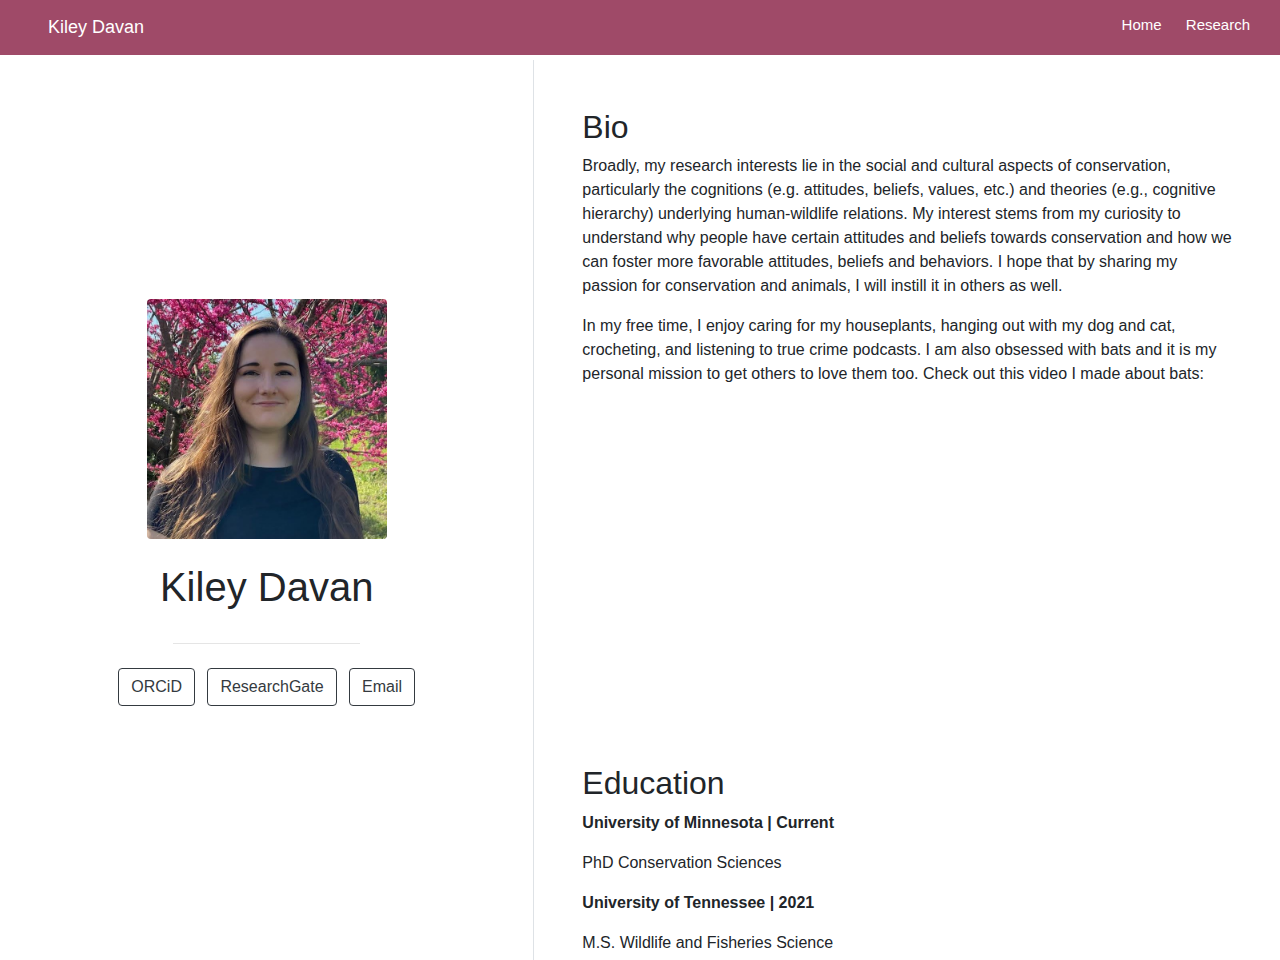
<file: Website/docs/index.html>
<!doctype html>
<html lang="en">
  <head>
    <!-- Required meta tags -->
    <meta charset="utf-8">
    <meta name="viewport" content="width=device-width, initial-scale=1, shrink-to-fit=no">

    <!-- Bootstrap CSS -->
    <link rel="stylesheet" href="https://stackpath.bootstrapcdn.com/bootstrap/4.5.0/css/bootstrap.min.css">

    <link href="https://fonts.googleapis.com/css2?family=Roboto+Slab&display=swap" rel="stylesheet">
    <style type="text/css">body {font-family: 'Roboto Slab', serif;}</style>

    <title>Kiley Davan</title>

    
          <!--radix_placeholder_navigation_in_header-->
          <meta name="distill:offset" content=""/>

          <script type="application/javascript">

            window.headroom_prevent_pin = false;

            window.document.addEventListener("DOMContentLoaded", function (event) {

              // initialize headroom for banner
              var header = $('header').get(0);
              var headerHeight = header.offsetHeight;
              var headroom = new Headroom(header, {
                tolerance: 5,
                onPin : function() {
                  if (window.headroom_prevent_pin) {
                    window.headroom_prevent_pin = false;
                    headroom.unpin();
                  }
                }
              });
              headroom.init();
              if(window.location.hash)
                headroom.unpin();
              $(header).addClass('headroom--transition');

              // offset scroll location for banner on hash change
              // (see: https://github.com/WickyNilliams/headroom.js/issues/38)
              window.addEventListener("hashchange", function(event) {
                window.scrollTo(0, window.pageYOffset - (headerHeight + 25));
              });

              // responsive menu
              $('.distill-site-header').each(function(i, val) {
                var topnav = $(this);
                var toggle = topnav.find('.nav-toggle');
                toggle.on('click', function() {
                  topnav.toggleClass('responsive');
                });
              });

              // nav dropdowns
              $('.nav-dropbtn').click(function(e) {
                $(this).next('.nav-dropdown-content').toggleClass('nav-dropdown-active');
                $(this).parent().siblings('.nav-dropdown')
                   .children('.nav-dropdown-content').removeClass('nav-dropdown-active');
              });
              $("body").click(function(e){
                $('.nav-dropdown-content').removeClass('nav-dropdown-active');
              });
              $(".nav-dropdown").click(function(e){
                e.stopPropagation();
              });
            });
          </script>

          <style type="text/css">

          /* Theme (user-documented overrideables for nav appearance) */

          .distill-site-nav {
            color: rgba(255, 255, 255, 0.8);
            background-color: #0F2E3D;
            font-size: 15px;
            font-weight: 300;
          }

          .distill-site-nav a {
            color: inherit;
            text-decoration: none;
          }

          .distill-site-nav a:hover {
            color: white;
          }

          @media print {
            .distill-site-nav {
              display: none;
            }
          }

          .distill-site-header {

          }

          .distill-site-footer {

          }


          /* Site Header */

          .distill-site-header {
            width: 100%;
            box-sizing: border-box;
            z-index: 3;
          }

          .distill-site-header .nav-left {
            display: inline-block;
            margin-left: 8px;
          }

          @media screen and (max-width: 768px) {
            .distill-site-header .nav-left {
              margin-left: 0;
            }
          }


          .distill-site-header .nav-right {
            float: right;
            margin-right: 8px;
          }

          .distill-site-header a,
          .distill-site-header .title {
            display: inline-block;
            text-align: center;
            padding: 14px 10px 14px 10px;
          }

          .distill-site-header .title {
            font-size: 18px;
            min-width: 150px;
          }

          .distill-site-header .logo {
            padding: 0;
          }

          .distill-site-header .logo img {
            display: none;
            max-height: 20px;
            width: auto;
            margin-bottom: -4px;
          }

          .distill-site-header .nav-image img {
            max-height: 18px;
            width: auto;
            display: inline-block;
            margin-bottom: -3px;
          }



          @media screen and (min-width: 1000px) {
            .distill-site-header .logo img {
              display: inline-block;
            }
            .distill-site-header .nav-left {
              margin-left: 20px;
            }
            .distill-site-header .nav-right {
              margin-right: 20px;
            }
            .distill-site-header .title {
              padding-left: 12px;
            }
          }


          .distill-site-header .nav-toggle {
            display: none;
          }

          .nav-dropdown {
            display: inline-block;
            position: relative;
          }

          .nav-dropdown .nav-dropbtn {
            border: none;
            outline: none;
            color: rgba(255, 255, 255, 0.8);
            padding: 16px 10px;
            background-color: transparent;
            font-family: inherit;
            font-size: inherit;
            font-weight: inherit;
            margin: 0;
            margin-top: 1px;
            z-index: 2;
          }

          .nav-dropdown-content {
            display: none;
            position: absolute;
            background-color: white;
            min-width: 200px;
            border: 1px solid rgba(0,0,0,0.15);
            border-radius: 4px;
            box-shadow: 0px 8px 16px 0px rgba(0,0,0,0.1);
            z-index: 1;
            margin-top: 2px;
            white-space: nowrap;
            padding-top: 4px;
            padding-bottom: 4px;
          }

          .nav-dropdown-content hr {
            margin-top: 4px;
            margin-bottom: 4px;
            border: none;
            border-bottom: 1px solid rgba(0, 0, 0, 0.1);
          }

          .nav-dropdown-active {
            display: block;
          }

          .nav-dropdown-content a, .nav-dropdown-content .nav-dropdown-header {
            color: black;
            padding: 6px 24px;
            text-decoration: none;
            display: block;
            text-align: left;
          }

          .nav-dropdown-content .nav-dropdown-header {
            display: block;
            padding: 5px 24px;
            padding-bottom: 0;
            text-transform: uppercase;
            font-size: 14px;
            color: #999999;
            white-space: nowrap;
          }

          .nav-dropdown:hover .nav-dropbtn {
            color: white;
          }

          .nav-dropdown-content a:hover {
            background-color: #ddd;
            color: black;
          }

          .nav-right .nav-dropdown-content {
            margin-left: -45%;
            right: 0;
          }

          @media screen and (max-width: 768px) {
            .distill-site-header a, .distill-site-header .nav-dropdown  {display: none;}
            .distill-site-header a.nav-toggle {
              float: right;
              display: block;
            }
            .distill-site-header .title {
              margin-left: 0;
            }
            .distill-site-header .nav-right {
              margin-right: 0;
            }
            .distill-site-header {
              overflow: hidden;
            }
            .nav-right .nav-dropdown-content {
              margin-left: 0;
            }
          }


          @media screen and (max-width: 768px) {
            .distill-site-header.responsive {position: relative; min-height: 500px; }
            .distill-site-header.responsive a.nav-toggle {
              position: absolute;
              right: 0;
              top: 0;
            }
            .distill-site-header.responsive a,
            .distill-site-header.responsive .nav-dropdown {
              display: block;
              text-align: left;
            }
            .distill-site-header.responsive .nav-left,
            .distill-site-header.responsive .nav-right {
              width: 100%;
            }
            .distill-site-header.responsive .nav-dropdown {float: none;}
            .distill-site-header.responsive .nav-dropdown-content {position: relative;}
            .distill-site-header.responsive .nav-dropdown .nav-dropbtn {
              display: block;
              width: 100%;
              text-align: left;
            }
          }

          /* Site Footer */

          .distill-site-footer {
            width: 100%;
            overflow: hidden;
            box-sizing: border-box;
            z-index: 3;
            margin-top: 30px;
            padding-top: 30px;
            padding-bottom: 30px;
            text-align: center;
          }

          /* Headroom */

          d-title {
            padding-top: 6rem;
          }

          @media print {
            d-title {
              padding-top: 4rem;
            }
          }

          .headroom {
            z-index: 1000;
            position: fixed;
            top: 0;
            left: 0;
            right: 0;
          }

          .headroom--transition {
            transition: all .4s ease-in-out;
          }

          .headroom--unpinned {
            top: -100px;
          }

          .headroom--pinned {
            top: 0;
          }

          /* adjust viewport for navbar height */
          /* helps vertically center bootstrap (non-distill) content */
          .min-vh-100 {
            min-height: calc(100vh - 100px) !important;
          }

          </style>

          <script src="site_libs/jquery-3.6.0/jquery-3.6.0.min.js"></script>
          <link href="site_libs/font-awesome-5.1.0/css/all.css" rel="stylesheet"/>
          <link href="site_libs/font-awesome-5.1.0/css/v4-shims.css" rel="stylesheet"/>
          <script src="site_libs/headroom-0.9.4/headroom.min.js"></script>
          <script src="site_libs/autocomplete-0.37.1/autocomplete.min.js"></script>
          <script src="site_libs/fuse-6.4.1/fuse.min.js"></script>

          <script type="application/javascript">

          function getMeta(metaName) {
            var metas = document.getElementsByTagName('meta');
            for (let i = 0; i < metas.length; i++) {
              if (metas[i].getAttribute('name') === metaName) {
                return metas[i].getAttribute('content');
              }
            }
            return '';
          }

          function offsetURL(url) {
            var offset = getMeta('distill:offset');
            return offset ? offset + '/' + url : url;
          }

          function createFuseIndex() {

            // create fuse index
            var options = {
              keys: [
                { name: 'title', weight: 20 },
                { name: 'categories', weight: 15 },
                { name: 'description', weight: 10 },
                { name: 'contents', weight: 5 },
              ],
              ignoreLocation: true,
              threshold: 0
            };
            var fuse = new window.Fuse([], options);

            // fetch the main search.json
            return fetch(offsetURL('search.json'))
              .then(function(response) {
                if (response.status == 200) {
                  return response.json().then(function(json) {
                    // index main articles
                    json.articles.forEach(function(article) {
                      fuse.add(article);
                    });
                    // download collections and index their articles
                    return Promise.all(json.collections.map(function(collection) {
                      return fetch(offsetURL(collection)).then(function(response) {
                        if (response.status === 200) {
                          return response.json().then(function(articles) {
                            articles.forEach(function(article) {
                              fuse.add(article);
                            });
                          })
                        } else {
                          return Promise.reject(
                            new Error('Unexpected status from search index request: ' +
                                      response.status)
                          );
                        }
                      });
                    })).then(function() {
                      return fuse;
                    });
                  });

                } else {
                  return Promise.reject(
                    new Error('Unexpected status from search index request: ' +
                                response.status)
                  );
                }
              });
          }

          window.document.addEventListener("DOMContentLoaded", function (event) {

            // get search element (bail if we don't have one)
            var searchEl = window.document.getElementById('distill-search');
            if (!searchEl)
              return;

            createFuseIndex()
              .then(function(fuse) {

                // make search box visible
                searchEl.classList.remove('hidden');

                // initialize autocomplete
                var options = {
                  autoselect: true,
                  hint: false,
                  minLength: 2,
                };
                window.autocomplete(searchEl, options, [{
                  source: function(query, callback) {
                    const searchOptions = {
                      isCaseSensitive: false,
                      shouldSort: true,
                      minMatchCharLength: 2,
                      limit: 10,
                    };
                    var results = fuse.search(query, searchOptions);
                    callback(results
                      .map(function(result) { return result.item; })
                    );
                  },
                  templates: {
                    suggestion: function(suggestion) {
                      var img = suggestion.preview && Object.keys(suggestion.preview).length > 0
                        ? `<img src="${offsetURL(suggestion.preview)}"</img>`
                        : '';
                      var html = `
                        <div class="search-item">
                          <h3>${suggestion.title}</h3>
                          <div class="search-item-description">
                            ${suggestion.description || ''}
                          </div>
                          <div class="search-item-preview">
                            ${img}
                          </div>
                        </div>
                      `;
                      return html;
                    }
                  }
                }]).on('autocomplete:selected', function(event, suggestion) {
                  window.location.href = offsetURL(suggestion.path);
                });
                // remove inline display style on autocompleter (we want to
                // manage responsive display via css)
                $('.algolia-autocomplete').css("display", "");
              })
              .catch(function(error) {
                console.log(error);
              });

          });

          </script>

          <style type="text/css">

          .nav-search {
            font-size: x-small;
          }

          /* Algolioa Autocomplete */

          .algolia-autocomplete {
            display: inline-block;
            margin-left: 10px;
            vertical-align: sub;
            background-color: white;
            color: black;
            padding: 6px;
            padding-top: 8px;
            padding-bottom: 0;
            border-radius: 6px;
            border: 1px #0F2E3D solid;
            width: 180px;
          }


          @media screen and (max-width: 768px) {
            .distill-site-nav .algolia-autocomplete {
              display: none;
              visibility: hidden;
            }
            .distill-site-nav.responsive .algolia-autocomplete {
              display: inline-block;
              visibility: visible;
            }
            .distill-site-nav.responsive .algolia-autocomplete .aa-dropdown-menu {
              margin-left: 0;
              width: 400px;
              max-height: 400px;
            }
          }

          .algolia-autocomplete .aa-input, .algolia-autocomplete .aa-hint {
            width: 90%;
            outline: none;
            border: none;
          }

          .algolia-autocomplete .aa-hint {
            color: #999;
          }
          .algolia-autocomplete .aa-dropdown-menu {
            width: 550px;
            max-height: 70vh;
            overflow-x: visible;
            overflow-y: scroll;
            padding: 5px;
            margin-top: 3px;
            margin-left: -150px;
            background-color: #fff;
            border-radius: 5px;
            border: 1px solid #999;
            border-top: none;
          }

          .algolia-autocomplete .aa-dropdown-menu .aa-suggestion {
            cursor: pointer;
            padding: 5px 4px;
            border-bottom: 1px solid #eee;
          }

          .algolia-autocomplete .aa-dropdown-menu .aa-suggestion:last-of-type {
            border-bottom: none;
            margin-bottom: 2px;
          }

          .algolia-autocomplete .aa-dropdown-menu .aa-suggestion .search-item {
            overflow: hidden;
            font-size: 0.8em;
            line-height: 1.4em;
          }

          .algolia-autocomplete .aa-dropdown-menu .aa-suggestion .search-item h3 {
            font-size: 1rem;
            margin-block-start: 0;
            margin-block-end: 5px;
          }

          .algolia-autocomplete .aa-dropdown-menu .aa-suggestion .search-item-description {
            display: inline-block;
            overflow: hidden;
            height: 2.8em;
            width: 80%;
            margin-right: 4%;
          }

          .algolia-autocomplete .aa-dropdown-menu .aa-suggestion .search-item-preview {
            display: inline-block;
            width: 15%;
          }

          .algolia-autocomplete .aa-dropdown-menu .aa-suggestion .search-item-preview img {
            height: 3em;
            width: auto;
            display: none;
          }

          .algolia-autocomplete .aa-dropdown-menu .aa-suggestion .search-item-preview img[src] {
            display: initial;
          }

          .algolia-autocomplete .aa-dropdown-menu .aa-suggestion.aa-cursor {
            background-color: #eee;
          }
          .algolia-autocomplete .aa-dropdown-menu .aa-suggestion em {
            font-weight: bold;
            font-style: normal;
          }

          </style>


          <!--/radix_placeholder_navigation_in_header-->
          <!--radix_placeholder_site_in_header-->
          <!--/radix_placeholder_site_in_header-->
          
          <style type="text/css">
          body {
            padding-top: 60px;
          }
          </style>
          <style type="text/css">
          /* base variables */

          /* Edit the CSS properties in this file to create a custom
             Distill theme. Only edit values in the right column
             for each row; values shown are the CSS defaults.
             To return any property to the default,
             you may set its value to: unset
             All rows must end with a semi-colon.                      */

          /* Optional: embed custom fonts here with `@import`          */
          /* This must remain at the top of this file.                 */



          html {
            /*-- Main font sizes --*/
            --title-size:      50px;
            --body-size:       1.06rem;
            --code-size:       14px;
            --aside-size:      12px;
            --fig-cap-size:    13px;
            /*-- Main font colors --*/
            --title-color:     #000000;
            --header-color:    rgba(0, 0, 0, 0.8);
            --body-color:      rgba(0, 0, 0, 0.8);
            --aside-color:     rgba(0, 0, 0, 0.6);
            --fig-cap-color:   rgba(0, 0, 0, 0.6);
            /*-- Specify custom fonts ~~~ must be imported above   --*/
            --heading-font:    sans-serif;
            --mono-font:       monospace;
            --body-font:       sans-serif;
            --navbar-font:     sans-serif;  /* websites + blogs only */
          }

          /*-- ARTICLE METADATA --*/
          d-byline {
            --heading-size:    0.6rem;
            --heading-color:   rgba(0, 0, 0, 0.5);
            --body-size:       0.8rem;
            --body-color:      rgba(0, 0, 0, 0.8);
          }

          /*-- ARTICLE TABLE OF CONTENTS --*/
          .d-contents {
            --heading-size:    18px;
            --contents-size:   13px;
          }

          /*-- ARTICLE APPENDIX --*/
          d-appendix {
            --heading-size:    15px;
            --heading-color:   rgba(0, 0, 0, 0.65);
            --text-size:       0.8em;
            --text-color:      rgba(0, 0, 0, 0.5);
          }

          /*-- WEBSITE HEADER + FOOTER --*/
          /* These properties only apply to Distill sites and blogs  */

          .distill-site-header {
            --title-size:       18px;
            --text-color:       rgba(255, 255, 255, 0.8);
            --text-size:        15px;
            --hover-color:      white;
            --bkgd-color:       #0F2E3D;
          }

          .distill-site-footer {
            --text-color:       rgba(255, 255, 255, 0.8);
            --text-size:        15px;
            --hover-color:      white;
            --bkgd-color:       #0F2E3D;
          }

          /*-- Additional custom styles --*/
          /* Add any additional CSS rules below                      */
          </style>
          <style type="text/css">
          /* base variables */

          /* Edit the CSS properties in this file to create a custom
             Distill theme. Only edit values in the right column
             for each row; values shown are the CSS defaults.
             To return any property to the default,
             you may set its value to: unset
             All rows must end with a semi-colon.                      */

          /* Optional: embed custom fonts here with `@import`          */
          /* This must remain at the top of this file.                 */



          html {
            /*-- Main font sizes --*/
            --title-size:      50px;
            --body-size:       1.06rem;
            --code-size:       14px;
            --aside-size:      12px;
            --fig-cap-size:    13px;
            /*-- Main font colors --*/
            --title-color:     #000000;
            --header-color:    rgba(0, 0, 0, 0.8);
            --body-color:      rgba(0, 0, 0, 0.8);
            --aside-color:     rgba(0, 0, 0, 0.6);
            --fig-cap-color:   rgba(0, 0, 0, 0.6);
            /*-- Specify custom fonts ~~~ must be imported above   --*/
            --heading-font:    sans-serif;
            --mono-font:       monospace;
            --body-font:       sans-serif;
            --navbar-font:     sans-serif;  /* websites + blogs only */
          }

          /*-- ARTICLE METADATA --*/
          d-byline {
            --heading-size:    0.6rem;
            --heading-color:   rgba(0, 0, 0, 0.5);
            --body-size:       0.8rem;
            --body-color:      rgba(0, 0, 0, 0.8);
          }

          /*-- ARTICLE TABLE OF CONTENTS --*/
          .d-contents {
            --heading-size:    18px;
            --contents-size:   13px;
          }

          /*-- ARTICLE APPENDIX --*/
          d-appendix {
            --heading-size:    15px;
            --heading-color:   rgba(0, 0, 0, 0.65);
            --text-size:       0.8em;
            --text-color:      rgba(0, 0, 0, 0.5);
          }

          /*-- WEBSITE HEADER + FOOTER --*/
          /* These properties only apply to Distill sites and blogs  */

          .distill-site-header {
            --title-size:       18px;
            --text-color:       rgba(255, 255, 255, 1.0);
            --text-size:        15px;
            --hover-color:      white;
            --bkgd-color:       #9f4a68;
          }

          .distill-site-footer {
            --text-color:       rgba(255, 255, 255, 0.8);
            --text-size:        15px;
            --hover-color:      white;
            --bkgd-color:       #9f4a68;
          }

          /*-- Additional custom styles --*/
          </style>
          <style type="text/css">
          /* base style */

          /* FONT FAMILIES */

          :root {
            --heading-default: -apple-system, BlinkMacSystemFont, "Segoe UI", Roboto, Oxygen, Ubuntu, Cantarell, "Fira Sans", "Droid Sans", "Helvetica Neue", Arial, sans-serif;
            --mono-default: Consolas, Monaco, 'Andale Mono', 'Ubuntu Mono', monospace;
            --body-default: -apple-system, BlinkMacSystemFont, "Segoe UI", Roboto, Oxygen, Ubuntu, Cantarell, "Fira Sans", "Droid Sans", "Helvetica Neue", Arial, sans-serif;
          }

          body,
          .posts-list .post-preview p,
          .posts-list .description p {
            font-family: var(--body-font), var(--body-default);
          }

          h1, h2, h3, h4, h5, h6,
          .posts-list .post-preview h2,
          .posts-list .description h2 {
            font-family: var(--heading-font), var(--heading-default);
          }

          d-article div.sourceCode code,
          d-article pre code {
            font-family: var(--mono-font), var(--mono-default);
          }


          /*-- TITLE --*/
          d-title h1,
          .posts-list > h1 {
            color: var(--title-color, black);
          }

          d-title h1 {
            font-size: var(--title-size, 50px);
          }

          /*-- HEADERS --*/
          d-article h1,
          d-article h2,
          d-article h3,
          d-article h4,
          d-article h5,
          d-article h6 {
            color: var(--header-color, rgba(0, 0, 0, 0.8));
          }

          /*-- BODY --*/
          d-article > p,  /* only text inside of <p> tags */
          d-article > ul, /* lists */
          d-article > ol {
            color: var(--body-color, rgba(0, 0, 0, 0.8));
            font-size: var(--body-size, 1.06rem);
          }


          /*-- CODE --*/
          d-article div.sourceCode code,
          d-article pre code {
            font-size: var(--code-size, 14px);
          }

          /*-- ASIDE --*/
          d-article aside {
            font-size: var(--aside-size, 12px);
            color: var(--aside-color, rgba(0, 0, 0, 0.6));
          }

          /*-- FIGURE CAPTIONS --*/
          figure .caption,
          figure figcaption,
          .figure .caption {
            font-size: var(--fig-cap-size, 13px);
            color: var(--fig-cap-color, rgba(0, 0, 0, 0.6));
          }

          /*-- METADATA --*/
          d-byline h3 {
            font-size: var(--heading-size, 0.6rem);
            color: var(--heading-color, rgba(0, 0, 0, 0.5));
          }

          d-byline {
            font-size: var(--body-size, 0.8rem);
            color: var(--body-color, rgba(0, 0, 0, 0.8));
          }

          d-byline a,
          d-article d-byline a {
            color: var(--body-color, rgba(0, 0, 0, 0.8));
          }

          /*-- TABLE OF CONTENTS --*/
          .d-contents nav h3 {
            font-size: var(--heading-size, 18px);
          }

          .d-contents nav a {
            font-size: var(--contents-size, 13px);
          }

          /*-- APPENDIX --*/
          d-appendix h3 {
            font-size: var(--heading-size, 15px);
            color: var(--heading-color, rgba(0, 0, 0, 0.65));
          }

          d-appendix {
            font-size: var(--text-size, 0.8em);
            color: var(--text-color, rgba(0, 0, 0, 0.5));
          }

          d-appendix d-footnote-list a.footnote-backlink {
            color: var(--text-color, rgba(0, 0, 0, 0.5));
          }

          /*-- WEBSITE HEADER + FOOTER --*/
          .distill-site-header .title {
            font-size: var(--title-size, 18px);
            font-family: var(--navbar-font), var(--heading-default);
          }

          .distill-site-header a,
          .nav-dropdown .nav-dropbtn {
            font-family: var(--navbar-font), var(--heading-default);
          }

          .nav-dropdown .nav-dropbtn {
            color: var(--text-color, rgba(255, 255, 255, 0.8));
            font-size: var(--text-size, 15px);
          }

          .distill-site-header a:hover,
          .nav-dropdown:hover .nav-dropbtn {
            color: var(--hover-color, white);
          }

          .distill-site-header {
            font-size: var(--text-size, 15px);
            color: var(--text-color, rgba(255, 255, 255, 0.8));
            background-color: var(--bkgd-color, #0F2E3D);
          }

          .distill-site-footer {
            font-size: var(--text-size, 15px);
            color: var(--text-color, rgba(255, 255, 255, 0.8));
            background-color: var(--bkgd-color, #0F2E3D);
          }

          .distill-site-footer a:hover {
            color: var(--hover-color, white);
          }</style>
          <script src="C:\Users\kiley\OneDrive\Documents\R\win-library\4.1\rmarkdown\rmd\h\pandoc\header-attrs.js"></script>
    
    
  </head>
  <body>

          <!--radix_placeholder_navigation_before_body-->
          <header class="header header--fixed" role="banner">
          <nav class="distill-site-nav distill-site-header">
          <div class="nav-left">
          <a href="index.html" class="title">Kiley Davan</a>
          </div>
          <div class="nav-right">
          <a href="index.html">Home</a>
          <a href="research.html">Research</a>
          <a href="javascript:void(0);" class="nav-toggle">&#9776;</a>
          </div>
          </nav>
          </header>
          <!--/radix_placeholder_navigation_before_body-->
          <!--radix_placeholder_site_before_body-->
          <!--/radix_placeholder_site_before_body-->
    
    <div class="container-fluid d-none d-lg-block d-xl-block">
      <div class="d-flex row flex-row vh-100">
        <div class="d-flex flex-column col-5 align-items-center text-center align-self-center">
          <div class="mx-auto text-center">
            <div class="p-3">
              <img src="Kiley Davan Square.jpg" style="height:15rem" class="rounded">
            </div>
            <div class="p-2">
              <h1>Kiley Davan</h1>
            </div>
            <hr style="width:60%;"/>
            <div class="p-2">
              <div id="icon-list">
                <ul class="list-inline">
                                    <li class="list-inline-item">
                    <a href=https://orcid.org/0000-0003-1852-7962>
                      <button type="button" class="btn btn-outline-dark mb-2">
                        ORCiD
                      </button>
                    </a>
                  </li>
                                    <li class="list-inline-item">
                    <a href=https://www.researchgate.net/profile/Kiley-Davan>
                      <button type="button" class="btn btn-outline-dark mb-2">
                        ResearchGate
                      </button>
                    </a>
                  </li>
                                    <li class="list-inline-item">
                    <a href=davan015@umn.edu>
                      <button type="button" class="btn btn-outline-dark mb-2">
                        Email
                      </button>
                    </a>
                  </li>
                                  </ul>
              </div>
            </div>
          </div>
        </div>
        <div class="d-flex flex-column vh-100 border-left"></div>
        <div class="d-flex flex-column col px-5 align-items-center align-self-center mh-100" style="overflow-y: scroll;">
          <div class="my-5" id="content">
            <div id="bio" class="section level2">
            <h2>Bio</h2>
            <p>Broadly, my research interests lie in the social and cultural aspects of conservation, particularly the cognitions (e.g. attitudes, beliefs, values, etc.) and theories (e.g., cognitive hierarchy) underlying human-wildlife relations. My interest stems from my curiosity to understand why people have certain attitudes and beliefs towards conservation and how we can foster more favorable attitudes, beliefs and behaviors. I hope that by sharing my passion for conservation and animals, I will instill it in others as well.</p>
            <p>In my free time, I enjoy caring for my houseplants, hanging out with my dog and cat, crocheting, and listening to true crime podcasts. I am also obsessed with bats and it is my personal mission to get others to love them too. Check out this video I made about bats:</p>
            <iframe width="560" height="315" src="https://www.youtube.com/embed/I2dQROPiAIY" title="YouTube video player" frameborder="0" allow="accelerometer; autoplay; clipboard-write; encrypted-media; gyroscope; picture-in-picture" allowfullscreen>
            </iframe>
            <p><br /></p>
            </div>
            <div id="education" class="section level2">
            <h2>Education</h2>
            <p><strong>University of Minnesota | Current</strong></p>
            <p>PhD Conservation Sciences</p>
            <p><strong>University of Tennessee | 2021</strong></p>
            <p>M.S. Wildlife and Fisheries Science</p>
            <p><strong>University of Maine | 2019</strong></p>
            <p>B.S. Wildlife Ecology with a concentration in Conservation Biology</p>
            <!-- I am currently a PhD student in the Conservation Sciences program at the University of Minnesota working with Dr. David Fulton to explore the public's perceptions of using genetic biocontrol to control aquatic invasive species. I received my Master's in 2021 from the University of Tennessee Knoxville under Dr. Neelam Pouydal researching the expectations, satisfaction, motivations, and constraints of small game hunters and trappers. I obtained a B.S. in Wildlife Ecology in 2019 from the University of Maine and, with the guidance of Dr. Carly Sponarski, explored whether different methods of communication (video vs. text) impact undergraduate student's knowledge, attitudes, and beliefs towards white-nose syndrome (WNS) in little brown bats (*Myotis lucifugus*). Check out the Research tab to learn more about these projects. -->
            </div>
          </div>
        </div>
      </div>
    </div>

    <div class="container-flex min-vh-100 d-block d-lg-none d-xl-none">
      <div class="d-flex flex-row justify-content-center">
        <div class="d-flex flex-col">
          <div class="mx-auto">
            <div class="p-3 mt-3 text-center">
              <img src="Kiley Davan Square.jpg" style="height:15rem" class="rounded">
            </div>
            <div class="p-2 text-center">
              <h1>Kiley Davan</h1>
            </div>
            <hr style="width:60%;"/>

            <div class="row justify-content-center align-items-center">
              <div class="col-8 p-1 text-center">
                <div class="list-group">
                                    <a href=https://orcid.org/0000-0003-1852-7962>
                    <button type="button" class="list-group-item list-group-item-action my-1 rounded">
                      ORCiD
                    </button>
                  </a>
                                    <a href=https://www.researchgate.net/profile/Kiley-Davan>
                    <button type="button" class="list-group-item list-group-item-action my-1 rounded">
                      ResearchGate
                    </button>
                  </a>
                                    <a href=davan015@umn.edu>
                    <button type="button" class="list-group-item list-group-item-action my-1 rounded">
                      Email
                    </button>
                  </a>
                                  </div>
              </div>
            </div>
            <div class="p pt-4 px-5">
              <div id="bio" class="section level2">
              <h2>Bio</h2>
              <p>Broadly, my research interests lie in the social and cultural aspects of conservation, particularly the cognitions (e.g. attitudes, beliefs, values, etc.) and theories (e.g., cognitive hierarchy) underlying human-wildlife relations. My interest stems from my curiosity to understand why people have certain attitudes and beliefs towards conservation and how we can foster more favorable attitudes, beliefs and behaviors. I hope that by sharing my passion for conservation and animals, I will instill it in others as well.</p>
              <p>In my free time, I enjoy caring for my houseplants, hanging out with my dog and cat, crocheting, and listening to true crime podcasts. I am also obsessed with bats and it is my personal mission to get others to love them too. Check out this video I made about bats:</p>
              <iframe width="560" height="315" src="https://www.youtube.com/embed/I2dQROPiAIY" title="YouTube video player" frameborder="0" allow="accelerometer; autoplay; clipboard-write; encrypted-media; gyroscope; picture-in-picture" allowfullscreen>
              </iframe>
              <p><br /></p>
              </div>
              <div id="education" class="section level2">
              <h2>Education</h2>
              <p><strong>University of Minnesota | Current</strong></p>
              <p>PhD Conservation Sciences</p>
              <p><strong>University of Tennessee | 2021</strong></p>
              <p>M.S. Wildlife and Fisheries Science</p>
              <p><strong>University of Maine | 2019</strong></p>
              <p>B.S. Wildlife Ecology with a concentration in Conservation Biology</p>
              <!-- I am currently a PhD student in the Conservation Sciences program at the University of Minnesota working with Dr. David Fulton to explore the public's perceptions of using genetic biocontrol to control aquatic invasive species. I received my Master's in 2021 from the University of Tennessee Knoxville under Dr. Neelam Pouydal researching the expectations, satisfaction, motivations, and constraints of small game hunters and trappers. I obtained a B.S. in Wildlife Ecology in 2019 from the University of Maine and, with the guidance of Dr. Carly Sponarski, explored whether different methods of communication (video vs. text) impact undergraduate student's knowledge, attitudes, and beliefs towards white-nose syndrome (WNS) in little brown bats (*Myotis lucifugus*). Check out the Research tab to learn more about these projects. -->
              </div>
            </div>
        </div>
      </div>
    </div>

    <!-- Optional JavaScript -->
    <!-- jQuery first, then Popper.js, then Bootstrap JS -->
    <script src="https://code.jquery.com/jquery-3.5.1.slim.min.js" integrity="sha384-DfXdz2htPH0lsSSs5nCTpuj/zy4C+OGpamoFVy38MVBnE+IbbVYUew+OrCXaRkfj" crossorigin="anonymous"></script>
    <script src="https://cdn.jsdelivr.net/npm/popper.js@1.16.0/dist/umd/popper.min.js" integrity="sha384-Q6E9RHvbIyZFJoft+2mJbHaEWldlvI9IOYy5n3zV9zzTtmI3UksdQRVvoxMfooAo" crossorigin="anonymous"></script>
    <script src="https://stackpath.bootstrapcdn.com/bootstrap/4.5.0/js/bootstrap.min.js" integrity="sha384-OgVRvuATP1z7JjHLkuOU7Xw704+h835Lr+6QL9UvYjZE3Ipu6Tp75j7Bh/kR0JKI" crossorigin="anonymous"></script>

      <!--radix_placeholder_site_after_body-->
      <!--/radix_placeholder_site_after_body-->
      <!--radix_placeholder_navigation_after_body-->
      <!--/radix_placeholder_navigation_after_body-->
  
  </body>
</html>
</file>
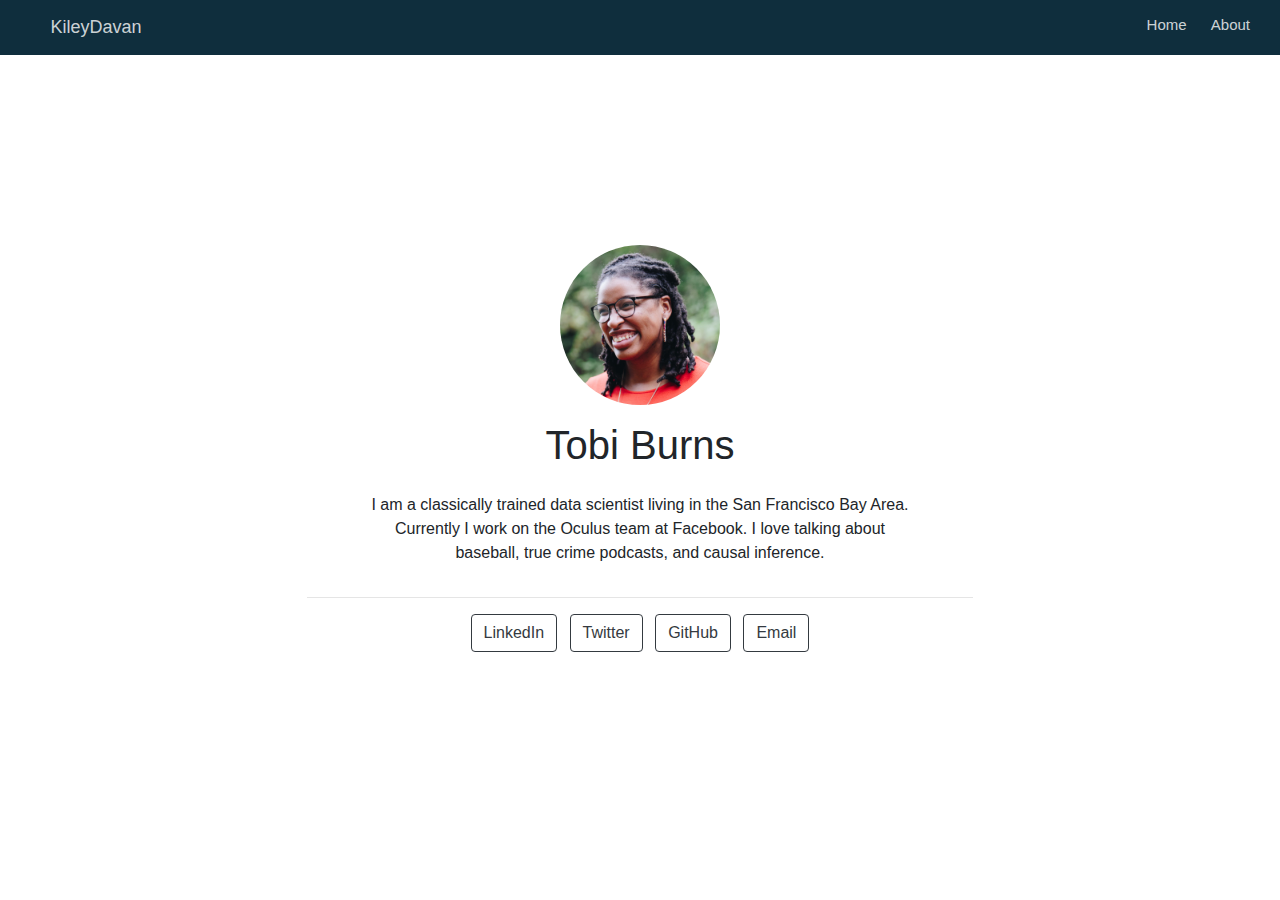
<file: Website/docs/about.html>
<!doctype html>
<html lang="en">
  <head>
    <!-- Required meta tags -->
    <meta charset="utf-8">
    <meta name="viewport" content="width=device-width, initial-scale=1, shrink-to-fit=no">

    <!-- Bootstrap CSS -->
    <link rel="stylesheet" href="https://stackpath.bootstrapcdn.com/bootstrap/4.5.0/css/bootstrap.min.css">

    <title>Tobi Burns</title>

    
          <!--radix_placeholder_navigation_in_header-->
          <meta name="distill:offset" content=""/>

          <script type="application/javascript">

            window.headroom_prevent_pin = false;

            window.document.addEventListener("DOMContentLoaded", function (event) {

              // initialize headroom for banner
              var header = $('header').get(0);
              var headerHeight = header.offsetHeight;
              var headroom = new Headroom(header, {
                tolerance: 5,
                onPin : function() {
                  if (window.headroom_prevent_pin) {
                    window.headroom_prevent_pin = false;
                    headroom.unpin();
                  }
                }
              });
              headroom.init();
              if(window.location.hash)
                headroom.unpin();
              $(header).addClass('headroom--transition');

              // offset scroll location for banner on hash change
              // (see: https://github.com/WickyNilliams/headroom.js/issues/38)
              window.addEventListener("hashchange", function(event) {
                window.scrollTo(0, window.pageYOffset - (headerHeight + 25));
              });

              // responsive menu
              $('.distill-site-header').each(function(i, val) {
                var topnav = $(this);
                var toggle = topnav.find('.nav-toggle');
                toggle.on('click', function() {
                  topnav.toggleClass('responsive');
                });
              });

              // nav dropdowns
              $('.nav-dropbtn').click(function(e) {
                $(this).next('.nav-dropdown-content').toggleClass('nav-dropdown-active');
                $(this).parent().siblings('.nav-dropdown')
                   .children('.nav-dropdown-content').removeClass('nav-dropdown-active');
              });
              $("body").click(function(e){
                $('.nav-dropdown-content').removeClass('nav-dropdown-active');
              });
              $(".nav-dropdown").click(function(e){
                e.stopPropagation();
              });
            });
          </script>

          <style type="text/css">

          /* Theme (user-documented overrideables for nav appearance) */

          .distill-site-nav {
            color: rgba(255, 255, 255, 0.8);
            background-color: #0F2E3D;
            font-size: 15px;
            font-weight: 300;
          }

          .distill-site-nav a {
            color: inherit;
            text-decoration: none;
          }

          .distill-site-nav a:hover {
            color: white;
          }

          @media print {
            .distill-site-nav {
              display: none;
            }
          }

          .distill-site-header {

          }

          .distill-site-footer {

          }


          /* Site Header */

          .distill-site-header {
            width: 100%;
            box-sizing: border-box;
            z-index: 3;
          }

          .distill-site-header .nav-left {
            display: inline-block;
            margin-left: 8px;
          }

          @media screen and (max-width: 768px) {
            .distill-site-header .nav-left {
              margin-left: 0;
            }
          }


          .distill-site-header .nav-right {
            float: right;
            margin-right: 8px;
          }

          .distill-site-header a,
          .distill-site-header .title {
            display: inline-block;
            text-align: center;
            padding: 14px 10px 14px 10px;
          }

          .distill-site-header .title {
            font-size: 18px;
            min-width: 150px;
          }

          .distill-site-header .logo {
            padding: 0;
          }

          .distill-site-header .logo img {
            display: none;
            max-height: 20px;
            width: auto;
            margin-bottom: -4px;
          }

          .distill-site-header .nav-image img {
            max-height: 18px;
            width: auto;
            display: inline-block;
            margin-bottom: -3px;
          }



          @media screen and (min-width: 1000px) {
            .distill-site-header .logo img {
              display: inline-block;
            }
            .distill-site-header .nav-left {
              margin-left: 20px;
            }
            .distill-site-header .nav-right {
              margin-right: 20px;
            }
            .distill-site-header .title {
              padding-left: 12px;
            }
          }


          .distill-site-header .nav-toggle {
            display: none;
          }

          .nav-dropdown {
            display: inline-block;
            position: relative;
          }

          .nav-dropdown .nav-dropbtn {
            border: none;
            outline: none;
            color: rgba(255, 255, 255, 0.8);
            padding: 16px 10px;
            background-color: transparent;
            font-family: inherit;
            font-size: inherit;
            font-weight: inherit;
            margin: 0;
            margin-top: 1px;
            z-index: 2;
          }

          .nav-dropdown-content {
            display: none;
            position: absolute;
            background-color: white;
            min-width: 200px;
            border: 1px solid rgba(0,0,0,0.15);
            border-radius: 4px;
            box-shadow: 0px 8px 16px 0px rgba(0,0,0,0.1);
            z-index: 1;
            margin-top: 2px;
            white-space: nowrap;
            padding-top: 4px;
            padding-bottom: 4px;
          }

          .nav-dropdown-content hr {
            margin-top: 4px;
            margin-bottom: 4px;
            border: none;
            border-bottom: 1px solid rgba(0, 0, 0, 0.1);
          }

          .nav-dropdown-active {
            display: block;
          }

          .nav-dropdown-content a, .nav-dropdown-content .nav-dropdown-header {
            color: black;
            padding: 6px 24px;
            text-decoration: none;
            display: block;
            text-align: left;
          }

          .nav-dropdown-content .nav-dropdown-header {
            display: block;
            padding: 5px 24px;
            padding-bottom: 0;
            text-transform: uppercase;
            font-size: 14px;
            color: #999999;
            white-space: nowrap;
          }

          .nav-dropdown:hover .nav-dropbtn {
            color: white;
          }

          .nav-dropdown-content a:hover {
            background-color: #ddd;
            color: black;
          }

          .nav-right .nav-dropdown-content {
            margin-left: -45%;
            right: 0;
          }

          @media screen and (max-width: 768px) {
            .distill-site-header a, .distill-site-header .nav-dropdown  {display: none;}
            .distill-site-header a.nav-toggle {
              float: right;
              display: block;
            }
            .distill-site-header .title {
              margin-left: 0;
            }
            .distill-site-header .nav-right {
              margin-right: 0;
            }
            .distill-site-header {
              overflow: hidden;
            }
            .nav-right .nav-dropdown-content {
              margin-left: 0;
            }
          }


          @media screen and (max-width: 768px) {
            .distill-site-header.responsive {position: relative; min-height: 500px; }
            .distill-site-header.responsive a.nav-toggle {
              position: absolute;
              right: 0;
              top: 0;
            }
            .distill-site-header.responsive a,
            .distill-site-header.responsive .nav-dropdown {
              display: block;
              text-align: left;
            }
            .distill-site-header.responsive .nav-left,
            .distill-site-header.responsive .nav-right {
              width: 100%;
            }
            .distill-site-header.responsive .nav-dropdown {float: none;}
            .distill-site-header.responsive .nav-dropdown-content {position: relative;}
            .distill-site-header.responsive .nav-dropdown .nav-dropbtn {
              display: block;
              width: 100%;
              text-align: left;
            }
          }

          /* Site Footer */

          .distill-site-footer {
            width: 100%;
            overflow: hidden;
            box-sizing: border-box;
            z-index: 3;
            margin-top: 30px;
            padding-top: 30px;
            padding-bottom: 30px;
            text-align: center;
          }

          /* Headroom */

          d-title {
            padding-top: 6rem;
          }

          @media print {
            d-title {
              padding-top: 4rem;
            }
          }

          .headroom {
            z-index: 1000;
            position: fixed;
            top: 0;
            left: 0;
            right: 0;
          }

          .headroom--transition {
            transition: all .4s ease-in-out;
          }

          .headroom--unpinned {
            top: -100px;
          }

          .headroom--pinned {
            top: 0;
          }

          /* adjust viewport for navbar height */
          /* helps vertically center bootstrap (non-distill) content */
          .min-vh-100 {
            min-height: calc(100vh - 100px) !important;
          }

          </style>

          <script src="site_libs/jquery-3.6.0/jquery-3.6.0.min.js"></script>
          <link href="site_libs/font-awesome-5.1.0/css/all.css" rel="stylesheet"/>
          <link href="site_libs/font-awesome-5.1.0/css/v4-shims.css" rel="stylesheet"/>
          <script src="site_libs/headroom-0.9.4/headroom.min.js"></script>
          <script src="site_libs/autocomplete-0.37.1/autocomplete.min.js"></script>
          <script src="site_libs/fuse-6.4.1/fuse.min.js"></script>

          <script type="application/javascript">

          function getMeta(metaName) {
            var metas = document.getElementsByTagName('meta');
            for (let i = 0; i < metas.length; i++) {
              if (metas[i].getAttribute('name') === metaName) {
                return metas[i].getAttribute('content');
              }
            }
            return '';
          }

          function offsetURL(url) {
            var offset = getMeta('distill:offset');
            return offset ? offset + '/' + url : url;
          }

          function createFuseIndex() {

            // create fuse index
            var options = {
              keys: [
                { name: 'title', weight: 20 },
                { name: 'categories', weight: 15 },
                { name: 'description', weight: 10 },
                { name: 'contents', weight: 5 },
              ],
              ignoreLocation: true,
              threshold: 0
            };
            var fuse = new window.Fuse([], options);

            // fetch the main search.json
            return fetch(offsetURL('search.json'))
              .then(function(response) {
                if (response.status == 200) {
                  return response.json().then(function(json) {
                    // index main articles
                    json.articles.forEach(function(article) {
                      fuse.add(article);
                    });
                    // download collections and index their articles
                    return Promise.all(json.collections.map(function(collection) {
                      return fetch(offsetURL(collection)).then(function(response) {
                        if (response.status === 200) {
                          return response.json().then(function(articles) {
                            articles.forEach(function(article) {
                              fuse.add(article);
                            });
                          })
                        } else {
                          return Promise.reject(
                            new Error('Unexpected status from search index request: ' +
                                      response.status)
                          );
                        }
                      });
                    })).then(function() {
                      return fuse;
                    });
                  });

                } else {
                  return Promise.reject(
                    new Error('Unexpected status from search index request: ' +
                                response.status)
                  );
                }
              });
          }

          window.document.addEventListener("DOMContentLoaded", function (event) {

            // get search element (bail if we don't have one)
            var searchEl = window.document.getElementById('distill-search');
            if (!searchEl)
              return;

            createFuseIndex()
              .then(function(fuse) {

                // make search box visible
                searchEl.classList.remove('hidden');

                // initialize autocomplete
                var options = {
                  autoselect: true,
                  hint: false,
                  minLength: 2,
                };
                window.autocomplete(searchEl, options, [{
                  source: function(query, callback) {
                    const searchOptions = {
                      isCaseSensitive: false,
                      shouldSort: true,
                      minMatchCharLength: 2,
                      limit: 10,
                    };
                    var results = fuse.search(query, searchOptions);
                    callback(results
                      .map(function(result) { return result.item; })
                    );
                  },
                  templates: {
                    suggestion: function(suggestion) {
                      var img = suggestion.preview && Object.keys(suggestion.preview).length > 0
                        ? `<img src="${offsetURL(suggestion.preview)}"</img>`
                        : '';
                      var html = `
                        <div class="search-item">
                          <h3>${suggestion.title}</h3>
                          <div class="search-item-description">
                            ${suggestion.description || ''}
                          </div>
                          <div class="search-item-preview">
                            ${img}
                          </div>
                        </div>
                      `;
                      return html;
                    }
                  }
                }]).on('autocomplete:selected', function(event, suggestion) {
                  window.location.href = offsetURL(suggestion.path);
                });
                // remove inline display style on autocompleter (we want to
                // manage responsive display via css)
                $('.algolia-autocomplete').css("display", "");
              })
              .catch(function(error) {
                console.log(error);
              });

          });

          </script>

          <style type="text/css">

          .nav-search {
            font-size: x-small;
          }

          /* Algolioa Autocomplete */

          .algolia-autocomplete {
            display: inline-block;
            margin-left: 10px;
            vertical-align: sub;
            background-color: white;
            color: black;
            padding: 6px;
            padding-top: 8px;
            padding-bottom: 0;
            border-radius: 6px;
            border: 1px #0F2E3D solid;
            width: 180px;
          }


          @media screen and (max-width: 768px) {
            .distill-site-nav .algolia-autocomplete {
              display: none;
              visibility: hidden;
            }
            .distill-site-nav.responsive .algolia-autocomplete {
              display: inline-block;
              visibility: visible;
            }
            .distill-site-nav.responsive .algolia-autocomplete .aa-dropdown-menu {
              margin-left: 0;
              width: 400px;
              max-height: 400px;
            }
          }

          .algolia-autocomplete .aa-input, .algolia-autocomplete .aa-hint {
            width: 90%;
            outline: none;
            border: none;
          }

          .algolia-autocomplete .aa-hint {
            color: #999;
          }
          .algolia-autocomplete .aa-dropdown-menu {
            width: 550px;
            max-height: 70vh;
            overflow-x: visible;
            overflow-y: scroll;
            padding: 5px;
            margin-top: 3px;
            margin-left: -150px;
            background-color: #fff;
            border-radius: 5px;
            border: 1px solid #999;
            border-top: none;
          }

          .algolia-autocomplete .aa-dropdown-menu .aa-suggestion {
            cursor: pointer;
            padding: 5px 4px;
            border-bottom: 1px solid #eee;
          }

          .algolia-autocomplete .aa-dropdown-menu .aa-suggestion:last-of-type {
            border-bottom: none;
            margin-bottom: 2px;
          }

          .algolia-autocomplete .aa-dropdown-menu .aa-suggestion .search-item {
            overflow: hidden;
            font-size: 0.8em;
            line-height: 1.4em;
          }

          .algolia-autocomplete .aa-dropdown-menu .aa-suggestion .search-item h3 {
            font-size: 1rem;
            margin-block-start: 0;
            margin-block-end: 5px;
          }

          .algolia-autocomplete .aa-dropdown-menu .aa-suggestion .search-item-description {
            display: inline-block;
            overflow: hidden;
            height: 2.8em;
            width: 80%;
            margin-right: 4%;
          }

          .algolia-autocomplete .aa-dropdown-menu .aa-suggestion .search-item-preview {
            display: inline-block;
            width: 15%;
          }

          .algolia-autocomplete .aa-dropdown-menu .aa-suggestion .search-item-preview img {
            height: 3em;
            width: auto;
            display: none;
          }

          .algolia-autocomplete .aa-dropdown-menu .aa-suggestion .search-item-preview img[src] {
            display: initial;
          }

          .algolia-autocomplete .aa-dropdown-menu .aa-suggestion.aa-cursor {
            background-color: #eee;
          }
          .algolia-autocomplete .aa-dropdown-menu .aa-suggestion em {
            font-weight: bold;
            font-style: normal;
          }

          </style>


          <!--/radix_placeholder_navigation_in_header-->
          <!--radix_placeholder_site_in_header-->
          <!--/radix_placeholder_site_in_header-->
          
          <style type="text/css">
          body {
            padding-top: 60px;
          }
          </style>
          <script src="C:\Users\kiley\OneDrive\Documents\R\win-library\4.1\rmarkdown\rmd\h\pandoc\header-attrs.js"></script>
    
    
  </head>
  <body>

          <!--radix_placeholder_navigation_before_body-->
          <header class="header header--fixed" role="banner">
          <nav class="distill-site-nav distill-site-header">
          <div class="nav-left">
          <a href="index.html" class="title">KileyDavan</a>
          </div>
          <div class="nav-right">
          <a href="index.html">Home</a>
          <a href="about.html">About</a>
          <a href="javascript:void(0);" class="nav-toggle">&#9776;</a>
          </div>
          </nav>
          </header>
          <!--/radix_placeholder_navigation_before_body-->
          <!--radix_placeholder_site_before_body-->
          <!--/radix_placeholder_site_before_body-->
    
    <div class="container min-vh-100">
      <div class="row min-vh-100 justify-content-center align-items-center">
        <div class="col-12 text-center">
          <img src="tobi.jpg" style="height:10rem" class="rounded-circle">
          <div class="mt-3">
            <h1>Tobi Burns</h1>
          </div>
          <div class="row justify-content-center align-items-center">
            <div class="col-6 mt-3 text-center d-none d-sm-block">
              <p>I am a classically trained data scientist living in the San Francisco Bay Area. Currently I work on the Oculus team at Facebook. I love talking about baseball, true crime podcasts, and causal inference.</p>
            </div>
            <div class="col-11 mt-3 text-center d-block d-sm-none">
              <p>I am a classically trained data scientist living in the San Francisco Bay Area. Currently I work on the Oculus team at Facebook. I love talking about baseball, true crime podcasts, and causal inference.</p>
            </div>
          </div>

          <hr style="width:60%;"/>

          <div class="row justify-content-center align-items-center">
            <div class="col-8 text-center d-none d-sm-block">
              <ul class="list-inline">
                                <li class="list-inline-item">
                  <a href=https://linkedin.com/>
                    <button type="button" class="btn btn-outline-dark mb-2">
                      LinkedIn
                    </button>
                  </a>
                </li>
                                <li class="list-inline-item">
                  <a href=https://twitter.com/>
                    <button type="button" class="btn btn-outline-dark mb-2">
                      Twitter
                    </button>
                  </a>
                </li>
                                <li class="list-inline-item">
                  <a href=https://github.com/>
                    <button type="button" class="btn btn-outline-dark mb-2">
                      GitHub
                    </button>
                  </a>
                </li>
                                <li class="list-inline-item">
                  <a href=mailto:email@email.com>
                    <button type="button" class="btn btn-outline-dark mb-2">
                      Email
                    </button>
                  </a>
                </li>
                              </ul>
            </div>
          </div>

          <div class="row justify-content-center align-items-center">
            <div class="col-8 m-1 text-center d-block d-sm-none">
              <div class="list-group">
                                <a href=https://linkedin.com/>
                  <button type="button" class="list-group-item list-group-item-action my-1 rounded">
                    LinkedIn
                  </button>
                </a>
                                <a href=https://twitter.com/>
                  <button type="button" class="list-group-item list-group-item-action my-1 rounded">
                    Twitter
                  </button>
                </a>
                                <a href=https://github.com/>
                  <button type="button" class="list-group-item list-group-item-action my-1 rounded">
                    GitHub
                  </button>
                </a>
                                <a href=mailto:email@email.com>
                  <button type="button" class="list-group-item list-group-item-action my-1 rounded">
                    Email
                  </button>
                </a>
                              </div>
            </div>
          </div>
        </div>
      </div>
    </div>

    <!-- Optional JavaScript -->
    <!-- jQuery first, then Popper.js, then Bootstrap JS -->
    <script src="https://code.jquery.com/jquery-3.5.1.slim.min.js" integrity="sha384-DfXdz2htPH0lsSSs5nCTpuj/zy4C+OGpamoFVy38MVBnE+IbbVYUew+OrCXaRkfj" crossorigin="anonymous"></script>
    <script src="https://cdn.jsdelivr.net/npm/popper.js@1.16.0/dist/umd/popper.min.js" integrity="sha384-Q6E9RHvbIyZFJoft+2mJbHaEWldlvI9IOYy5n3zV9zzTtmI3UksdQRVvoxMfooAo" crossorigin="anonymous"></script>
    <script src="https://stackpath.bootstrapcdn.com/bootstrap/4.5.0/js/bootstrap.min.js" integrity="sha384-OgVRvuATP1z7JjHLkuOU7Xw704+h835Lr+6QL9UvYjZE3Ipu6Tp75j7Bh/kR0JKI" crossorigin="anonymous"></script>

          <!--radix_placeholder_site_after_body-->
          <!--/radix_placeholder_site_after_body-->
          <!--radix_placeholder_navigation_after_body-->
          <!--/radix_placeholder_navigation_after_body-->
    
  </body>
</html>
</file>
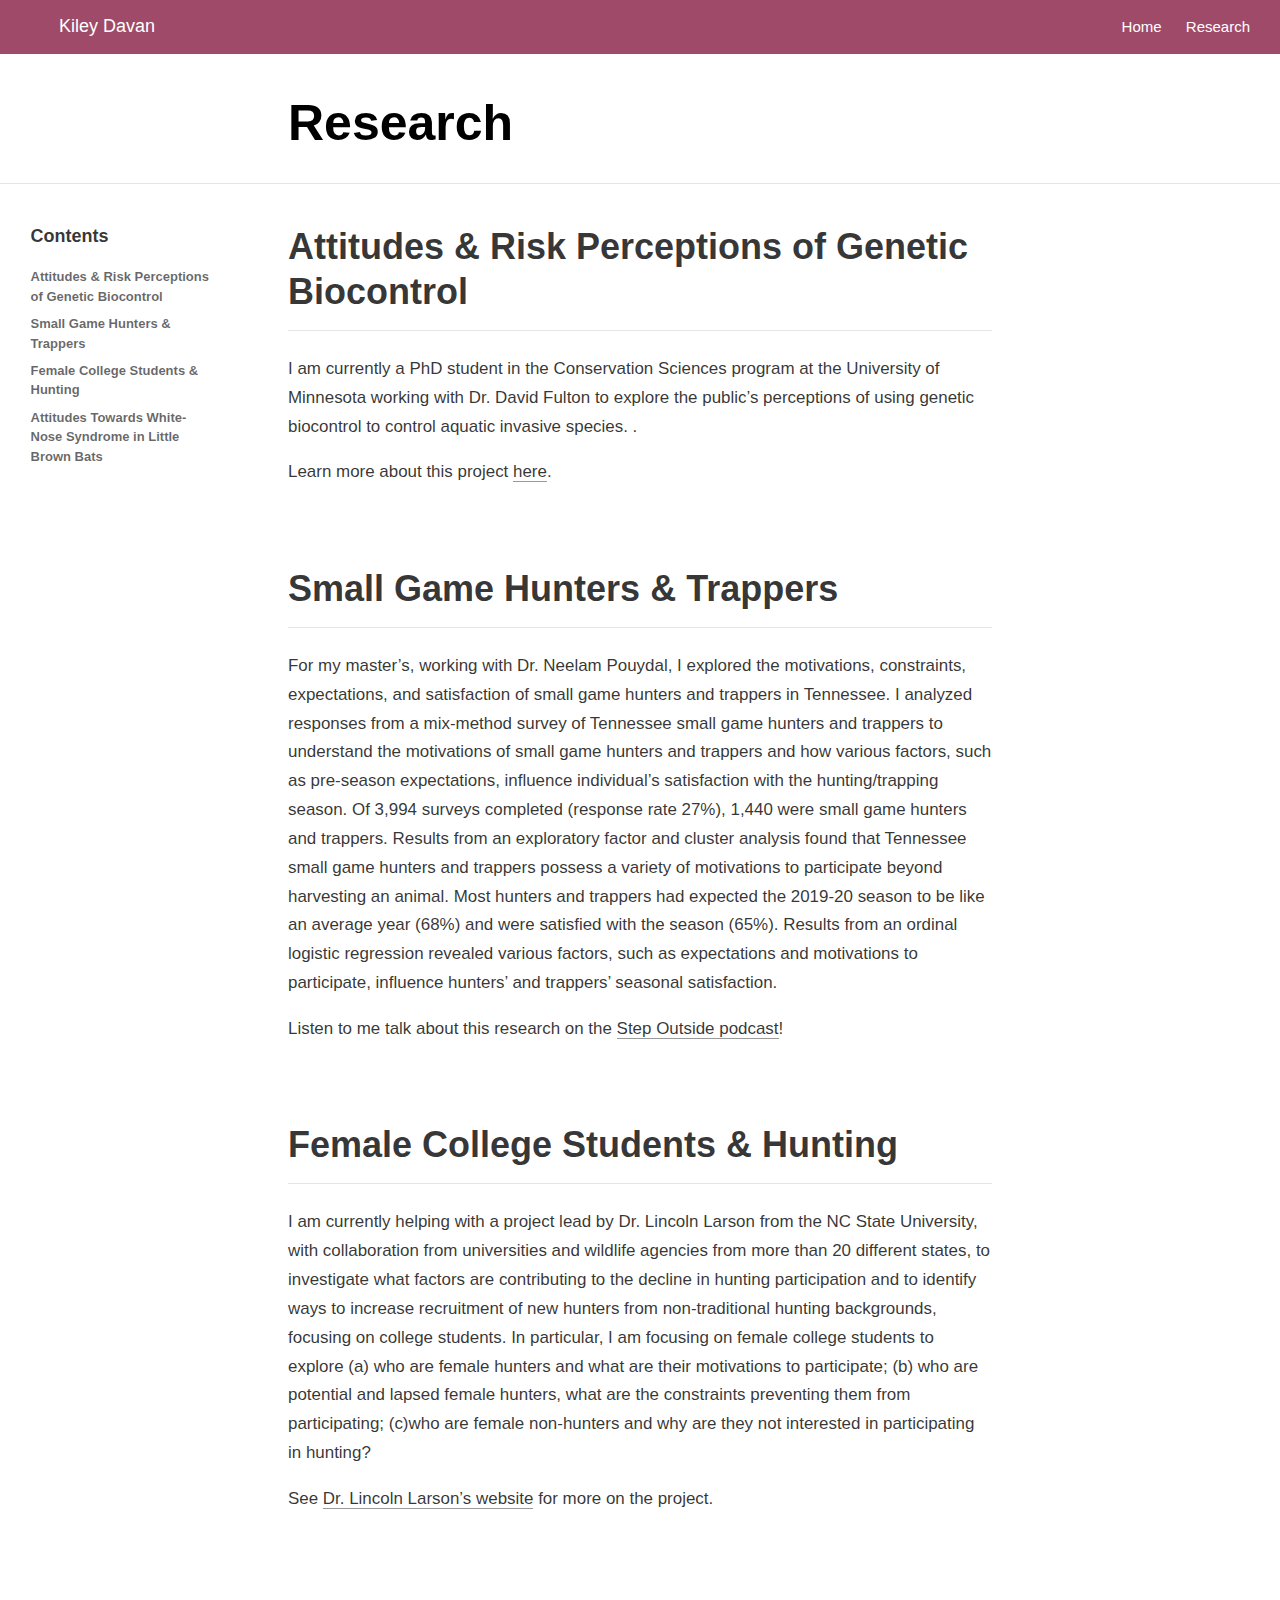
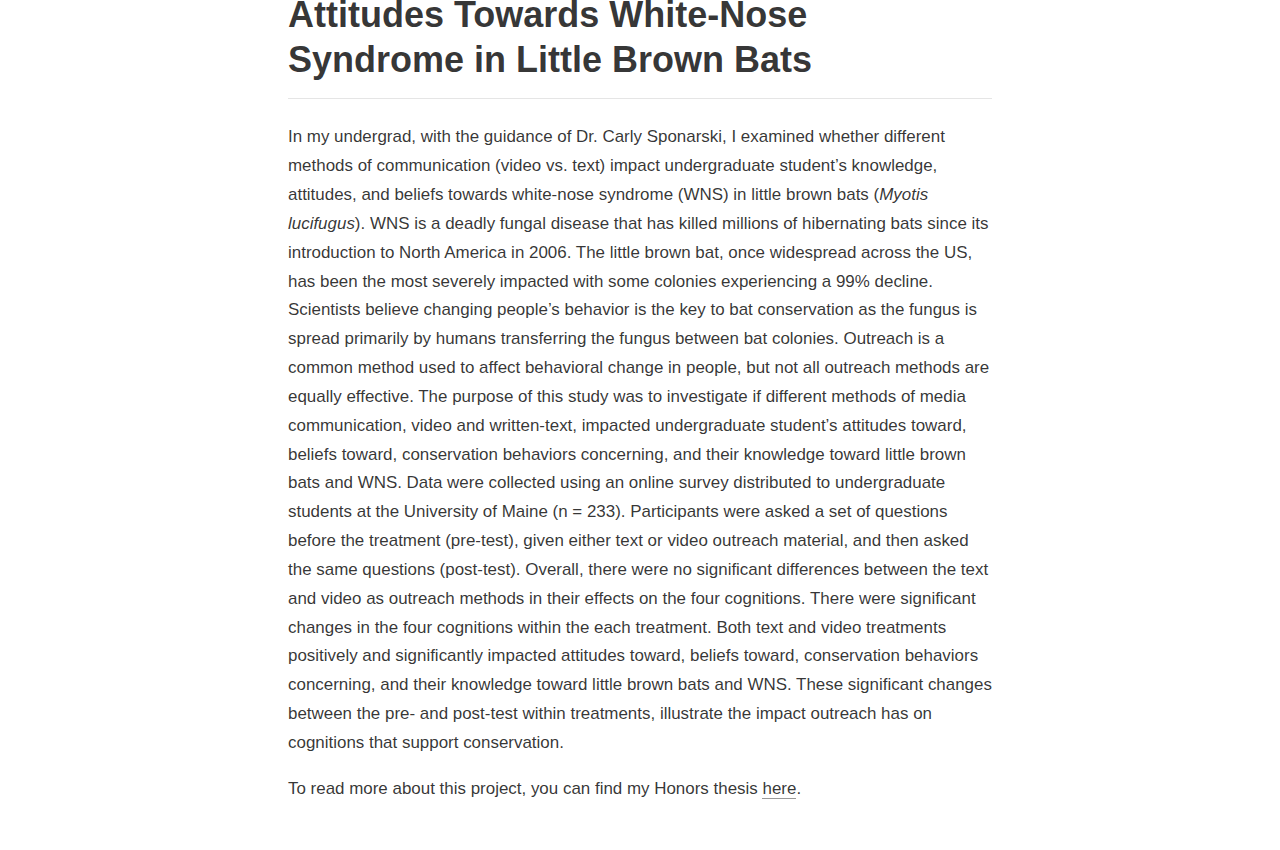
<file: Website/docs/research.html>
<!DOCTYPE html>

<html xmlns="http://www.w3.org/1999/xhtml" lang="" xml:lang="">

<head>
  <meta charset="utf-8"/>
  <meta name="viewport" content="width=device-width, initial-scale=1"/>
  <meta http-equiv="X-UA-Compatible" content="IE=Edge,chrome=1"/>
  <meta name="generator" content="distill" />

  <style type="text/css">
  /* Hide doc at startup (prevent jankiness while JS renders/transforms) */
  body {
    visibility: hidden;
  }
  </style>

 <!--radix_placeholder_import_source-->
 <!--/radix_placeholder_import_source-->

<style type="text/css">code{white-space: pre;}</style>
<style type="text/css" data-origin="pandoc">
pre > code.sourceCode { white-space: pre; position: relative; }
pre > code.sourceCode > span { display: inline-block; line-height: 1.25; }
pre > code.sourceCode > span:empty { height: 1.2em; }
.sourceCode { overflow: visible; }
code.sourceCode > span { color: inherit; text-decoration: inherit; }
div.sourceCode { margin: 1em 0; }
pre.sourceCode { margin: 0; }
@media screen {
div.sourceCode { overflow: auto; }
}
@media print {
pre > code.sourceCode { white-space: pre-wrap; }
pre > code.sourceCode > span { text-indent: -5em; padding-left: 5em; }
}
pre.numberSource code
  { counter-reset: source-line 0; }
pre.numberSource code > span
  { position: relative; left: -4em; counter-increment: source-line; }
pre.numberSource code > span > a:first-child::before
  { content: counter(source-line);
    position: relative; left: -1em; text-align: right; vertical-align: baseline;
    border: none; display: inline-block;
    -webkit-touch-callout: none; -webkit-user-select: none;
    -khtml-user-select: none; -moz-user-select: none;
    -ms-user-select: none; user-select: none;
    padding: 0 4px; width: 4em;
    color: #aaaaaa;
  }
pre.numberSource { margin-left: 3em; border-left: 1px solid #aaaaaa;  padding-left: 4px; }
div.sourceCode
  {   }
@media screen {
pre > code.sourceCode > span > a:first-child::before { text-decoration: underline; }
}
code span.al { color: #ad0000; } /* Alert */
code span.an { color: #5e5e5e; } /* Annotation */
code span.at { } /* Attribute */
code span.bn { color: #ad0000; } /* BaseN */
code span.bu { } /* BuiltIn */
code span.cf { color: #007ba5; } /* ControlFlow */
code span.ch { color: #20794d; } /* Char */
code span.cn { color: #8f5902; } /* Constant */
code span.co { color: #5e5e5e; } /* Comment */
code span.cv { color: #5e5e5e; font-style: italic; } /* CommentVar */
code span.do { color: #5e5e5e; font-style: italic; } /* Documentation */
code span.dt { color: #ad0000; } /* DataType */
code span.dv { color: #ad0000; } /* DecVal */
code span.er { color: #ad0000; } /* Error */
code span.ex { } /* Extension */
code span.fl { color: #ad0000; } /* Float */
code span.fu { color: #4758ab; } /* Function */
code span.im { } /* Import */
code span.in { color: #5e5e5e; } /* Information */
code span.kw { color: #007ba5; } /* Keyword */
code span.op { color: #5e5e5e; } /* Operator */
code span.ot { color: #007ba5; } /* Other */
code span.pp { color: #ad0000; } /* Preprocessor */
code span.sc { color: #5e5e5e; } /* SpecialChar */
code span.ss { color: #20794d; } /* SpecialString */
code span.st { color: #20794d; } /* String */
code span.va { color: #111111; } /* Variable */
code span.vs { color: #20794d; } /* VerbatimString */
code span.wa { color: #5e5e5e; font-style: italic; } /* Warning */
</style>


  <!--radix_placeholder_meta_tags-->
  <title>Kiley Davan: Research</title>




  <!--  https://developers.facebook.com/docs/sharing/webmasters#markup -->
  <meta property="og:title" content="Kiley Davan: Research"/>
  <meta property="og:type" content="article"/>
  <meta property="og:locale" content="en_US"/>
  <meta property="og:site_name" content="Kiley Davan"/>

  <!--  https://dev.twitter.com/cards/types/summary -->
  <meta property="twitter:card" content="summary"/>
  <meta property="twitter:title" content="Kiley Davan: Research"/>

  <!--/radix_placeholder_meta_tags-->
  <!--radix_placeholder_rmarkdown_metadata-->

  <script type="text/json" id="radix-rmarkdown-metadata">
  {"type":"list","attributes":{"names":{"type":"character","attributes":{},"value":["title","output"]}},"value":[{"type":"character","attributes":{},"value":["Research"]},{"type":"list","attributes":{"names":{"type":"character","attributes":{},"value":["distill::distill_article"]}},"value":[{"type":"list","attributes":{"names":{"type":"character","attributes":{},"value":["toc"]}},"value":[{"type":"logical","attributes":{},"value":[true]}]}]}]}
  </script>
  <!--/radix_placeholder_rmarkdown_metadata-->
  <!--radix_placeholder_navigation_in_header-->
  <meta name="distill:offset" content=""/>

  <script type="application/javascript">

    window.headroom_prevent_pin = false;

    window.document.addEventListener("DOMContentLoaded", function (event) {

      // initialize headroom for banner
      var header = $('header').get(0);
      var headerHeight = header.offsetHeight;
      var headroom = new Headroom(header, {
        tolerance: 5,
        onPin : function() {
          if (window.headroom_prevent_pin) {
            window.headroom_prevent_pin = false;
            headroom.unpin();
          }
        }
      });
      headroom.init();
      if(window.location.hash)
        headroom.unpin();
      $(header).addClass('headroom--transition');

      // offset scroll location for banner on hash change
      // (see: https://github.com/WickyNilliams/headroom.js/issues/38)
      window.addEventListener("hashchange", function(event) {
        window.scrollTo(0, window.pageYOffset - (headerHeight + 25));
      });

      // responsive menu
      $('.distill-site-header').each(function(i, val) {
        var topnav = $(this);
        var toggle = topnav.find('.nav-toggle');
        toggle.on('click', function() {
          topnav.toggleClass('responsive');
        });
      });

      // nav dropdowns
      $('.nav-dropbtn').click(function(e) {
        $(this).next('.nav-dropdown-content').toggleClass('nav-dropdown-active');
        $(this).parent().siblings('.nav-dropdown')
           .children('.nav-dropdown-content').removeClass('nav-dropdown-active');
      });
      $("body").click(function(e){
        $('.nav-dropdown-content').removeClass('nav-dropdown-active');
      });
      $(".nav-dropdown").click(function(e){
        e.stopPropagation();
      });
    });
  </script>

  <style type="text/css">

  /* Theme (user-documented overrideables for nav appearance) */

  .distill-site-nav {
    color: rgba(255, 255, 255, 0.8);
    background-color: #0F2E3D;
    font-size: 15px;
    font-weight: 300;
  }

  .distill-site-nav a {
    color: inherit;
    text-decoration: none;
  }

  .distill-site-nav a:hover {
    color: white;
  }

  @media print {
    .distill-site-nav {
      display: none;
    }
  }

  .distill-site-header {

  }

  .distill-site-footer {

  }


  /* Site Header */

  .distill-site-header {
    width: 100%;
    box-sizing: border-box;
    z-index: 3;
  }

  .distill-site-header .nav-left {
    display: inline-block;
    margin-left: 8px;
  }

  @media screen and (max-width: 768px) {
    .distill-site-header .nav-left {
      margin-left: 0;
    }
  }


  .distill-site-header .nav-right {
    float: right;
    margin-right: 8px;
  }

  .distill-site-header a,
  .distill-site-header .title {
    display: inline-block;
    text-align: center;
    padding: 14px 10px 14px 10px;
  }

  .distill-site-header .title {
    font-size: 18px;
    min-width: 150px;
  }

  .distill-site-header .logo {
    padding: 0;
  }

  .distill-site-header .logo img {
    display: none;
    max-height: 20px;
    width: auto;
    margin-bottom: -4px;
  }

  .distill-site-header .nav-image img {
    max-height: 18px;
    width: auto;
    display: inline-block;
    margin-bottom: -3px;
  }



  @media screen and (min-width: 1000px) {
    .distill-site-header .logo img {
      display: inline-block;
    }
    .distill-site-header .nav-left {
      margin-left: 20px;
    }
    .distill-site-header .nav-right {
      margin-right: 20px;
    }
    .distill-site-header .title {
      padding-left: 12px;
    }
  }


  .distill-site-header .nav-toggle {
    display: none;
  }

  .nav-dropdown {
    display: inline-block;
    position: relative;
  }

  .nav-dropdown .nav-dropbtn {
    border: none;
    outline: none;
    color: rgba(255, 255, 255, 0.8);
    padding: 16px 10px;
    background-color: transparent;
    font-family: inherit;
    font-size: inherit;
    font-weight: inherit;
    margin: 0;
    margin-top: 1px;
    z-index: 2;
  }

  .nav-dropdown-content {
    display: none;
    position: absolute;
    background-color: white;
    min-width: 200px;
    border: 1px solid rgba(0,0,0,0.15);
    border-radius: 4px;
    box-shadow: 0px 8px 16px 0px rgba(0,0,0,0.1);
    z-index: 1;
    margin-top: 2px;
    white-space: nowrap;
    padding-top: 4px;
    padding-bottom: 4px;
  }

  .nav-dropdown-content hr {
    margin-top: 4px;
    margin-bottom: 4px;
    border: none;
    border-bottom: 1px solid rgba(0, 0, 0, 0.1);
  }

  .nav-dropdown-active {
    display: block;
  }

  .nav-dropdown-content a, .nav-dropdown-content .nav-dropdown-header {
    color: black;
    padding: 6px 24px;
    text-decoration: none;
    display: block;
    text-align: left;
  }

  .nav-dropdown-content .nav-dropdown-header {
    display: block;
    padding: 5px 24px;
    padding-bottom: 0;
    text-transform: uppercase;
    font-size: 14px;
    color: #999999;
    white-space: nowrap;
  }

  .nav-dropdown:hover .nav-dropbtn {
    color: white;
  }

  .nav-dropdown-content a:hover {
    background-color: #ddd;
    color: black;
  }

  .nav-right .nav-dropdown-content {
    margin-left: -45%;
    right: 0;
  }

  @media screen and (max-width: 768px) {
    .distill-site-header a, .distill-site-header .nav-dropdown  {display: none;}
    .distill-site-header a.nav-toggle {
      float: right;
      display: block;
    }
    .distill-site-header .title {
      margin-left: 0;
    }
    .distill-site-header .nav-right {
      margin-right: 0;
    }
    .distill-site-header {
      overflow: hidden;
    }
    .nav-right .nav-dropdown-content {
      margin-left: 0;
    }
  }


  @media screen and (max-width: 768px) {
    .distill-site-header.responsive {position: relative; min-height: 500px; }
    .distill-site-header.responsive a.nav-toggle {
      position: absolute;
      right: 0;
      top: 0;
    }
    .distill-site-header.responsive a,
    .distill-site-header.responsive .nav-dropdown {
      display: block;
      text-align: left;
    }
    .distill-site-header.responsive .nav-left,
    .distill-site-header.responsive .nav-right {
      width: 100%;
    }
    .distill-site-header.responsive .nav-dropdown {float: none;}
    .distill-site-header.responsive .nav-dropdown-content {position: relative;}
    .distill-site-header.responsive .nav-dropdown .nav-dropbtn {
      display: block;
      width: 100%;
      text-align: left;
    }
  }

  /* Site Footer */

  .distill-site-footer {
    width: 100%;
    overflow: hidden;
    box-sizing: border-box;
    z-index: 3;
    margin-top: 30px;
    padding-top: 30px;
    padding-bottom: 30px;
    text-align: center;
  }

  /* Headroom */

  d-title {
    padding-top: 6rem;
  }

  @media print {
    d-title {
      padding-top: 4rem;
    }
  }

  .headroom {
    z-index: 1000;
    position: fixed;
    top: 0;
    left: 0;
    right: 0;
  }

  .headroom--transition {
    transition: all .4s ease-in-out;
  }

  .headroom--unpinned {
    top: -100px;
  }

  .headroom--pinned {
    top: 0;
  }

  /* adjust viewport for navbar height */
  /* helps vertically center bootstrap (non-distill) content */
  .min-vh-100 {
    min-height: calc(100vh - 100px) !important;
  }

  </style>

  <script src="site_libs/jquery-3.6.0/jquery-3.6.0.min.js"></script>
  <link href="site_libs/font-awesome-5.1.0/css/all.css" rel="stylesheet"/>
  <link href="site_libs/font-awesome-5.1.0/css/v4-shims.css" rel="stylesheet"/>
  <script src="site_libs/headroom-0.9.4/headroom.min.js"></script>
  <script src="site_libs/autocomplete-0.37.1/autocomplete.min.js"></script>
  <script src="site_libs/fuse-6.4.1/fuse.min.js"></script>

  <script type="application/javascript">

  function getMeta(metaName) {
    var metas = document.getElementsByTagName('meta');
    for (let i = 0; i < metas.length; i++) {
      if (metas[i].getAttribute('name') === metaName) {
        return metas[i].getAttribute('content');
      }
    }
    return '';
  }

  function offsetURL(url) {
    var offset = getMeta('distill:offset');
    return offset ? offset + '/' + url : url;
  }

  function createFuseIndex() {

    // create fuse index
    var options = {
      keys: [
        { name: 'title', weight: 20 },
        { name: 'categories', weight: 15 },
        { name: 'description', weight: 10 },
        { name: 'contents', weight: 5 },
      ],
      ignoreLocation: true,
      threshold: 0
    };
    var fuse = new window.Fuse([], options);

    // fetch the main search.json
    return fetch(offsetURL('search.json'))
      .then(function(response) {
        if (response.status == 200) {
          return response.json().then(function(json) {
            // index main articles
            json.articles.forEach(function(article) {
              fuse.add(article);
            });
            // download collections and index their articles
            return Promise.all(json.collections.map(function(collection) {
              return fetch(offsetURL(collection)).then(function(response) {
                if (response.status === 200) {
                  return response.json().then(function(articles) {
                    articles.forEach(function(article) {
                      fuse.add(article);
                    });
                  })
                } else {
                  return Promise.reject(
                    new Error('Unexpected status from search index request: ' +
                              response.status)
                  );
                }
              });
            })).then(function() {
              return fuse;
            });
          });

        } else {
          return Promise.reject(
            new Error('Unexpected status from search index request: ' +
                        response.status)
          );
        }
      });
  }

  window.document.addEventListener("DOMContentLoaded", function (event) {

    // get search element (bail if we don't have one)
    var searchEl = window.document.getElementById('distill-search');
    if (!searchEl)
      return;

    createFuseIndex()
      .then(function(fuse) {

        // make search box visible
        searchEl.classList.remove('hidden');

        // initialize autocomplete
        var options = {
          autoselect: true,
          hint: false,
          minLength: 2,
        };
        window.autocomplete(searchEl, options, [{
          source: function(query, callback) {
            const searchOptions = {
              isCaseSensitive: false,
              shouldSort: true,
              minMatchCharLength: 2,
              limit: 10,
            };
            var results = fuse.search(query, searchOptions);
            callback(results
              .map(function(result) { return result.item; })
            );
          },
          templates: {
            suggestion: function(suggestion) {
              var img = suggestion.preview && Object.keys(suggestion.preview).length > 0
                ? `<img src="${offsetURL(suggestion.preview)}"</img>`
                : '';
              var html = `
                <div class="search-item">
                  <h3>${suggestion.title}</h3>
                  <div class="search-item-description">
                    ${suggestion.description || ''}
                  </div>
                  <div class="search-item-preview">
                    ${img}
                  </div>
                </div>
              `;
              return html;
            }
          }
        }]).on('autocomplete:selected', function(event, suggestion) {
          window.location.href = offsetURL(suggestion.path);
        });
        // remove inline display style on autocompleter (we want to
        // manage responsive display via css)
        $('.algolia-autocomplete').css("display", "");
      })
      .catch(function(error) {
        console.log(error);
      });

  });

  </script>

  <style type="text/css">

  .nav-search {
    font-size: x-small;
  }

  /* Algolioa Autocomplete */

  .algolia-autocomplete {
    display: inline-block;
    margin-left: 10px;
    vertical-align: sub;
    background-color: white;
    color: black;
    padding: 6px;
    padding-top: 8px;
    padding-bottom: 0;
    border-radius: 6px;
    border: 1px #0F2E3D solid;
    width: 180px;
  }


  @media screen and (max-width: 768px) {
    .distill-site-nav .algolia-autocomplete {
      display: none;
      visibility: hidden;
    }
    .distill-site-nav.responsive .algolia-autocomplete {
      display: inline-block;
      visibility: visible;
    }
    .distill-site-nav.responsive .algolia-autocomplete .aa-dropdown-menu {
      margin-left: 0;
      width: 400px;
      max-height: 400px;
    }
  }

  .algolia-autocomplete .aa-input, .algolia-autocomplete .aa-hint {
    width: 90%;
    outline: none;
    border: none;
  }

  .algolia-autocomplete .aa-hint {
    color: #999;
  }
  .algolia-autocomplete .aa-dropdown-menu {
    width: 550px;
    max-height: 70vh;
    overflow-x: visible;
    overflow-y: scroll;
    padding: 5px;
    margin-top: 3px;
    margin-left: -150px;
    background-color: #fff;
    border-radius: 5px;
    border: 1px solid #999;
    border-top: none;
  }

  .algolia-autocomplete .aa-dropdown-menu .aa-suggestion {
    cursor: pointer;
    padding: 5px 4px;
    border-bottom: 1px solid #eee;
  }

  .algolia-autocomplete .aa-dropdown-menu .aa-suggestion:last-of-type {
    border-bottom: none;
    margin-bottom: 2px;
  }

  .algolia-autocomplete .aa-dropdown-menu .aa-suggestion .search-item {
    overflow: hidden;
    font-size: 0.8em;
    line-height: 1.4em;
  }

  .algolia-autocomplete .aa-dropdown-menu .aa-suggestion .search-item h3 {
    font-size: 1rem;
    margin-block-start: 0;
    margin-block-end: 5px;
  }

  .algolia-autocomplete .aa-dropdown-menu .aa-suggestion .search-item-description {
    display: inline-block;
    overflow: hidden;
    height: 2.8em;
    width: 80%;
    margin-right: 4%;
  }

  .algolia-autocomplete .aa-dropdown-menu .aa-suggestion .search-item-preview {
    display: inline-block;
    width: 15%;
  }

  .algolia-autocomplete .aa-dropdown-menu .aa-suggestion .search-item-preview img {
    height: 3em;
    width: auto;
    display: none;
  }

  .algolia-autocomplete .aa-dropdown-menu .aa-suggestion .search-item-preview img[src] {
    display: initial;
  }

  .algolia-autocomplete .aa-dropdown-menu .aa-suggestion.aa-cursor {
    background-color: #eee;
  }
  .algolia-autocomplete .aa-dropdown-menu .aa-suggestion em {
    font-weight: bold;
    font-style: normal;
  }

  </style>


  <!--/radix_placeholder_navigation_in_header-->
  <!--radix_placeholder_distill-->

  <style type="text/css">

  body {
    background-color: white;
  }

  .pandoc-table {
    width: 100%;
  }

  .pandoc-table>caption {
    margin-bottom: 10px;
  }

  .pandoc-table th:not([align]) {
    text-align: left;
  }

  .pagedtable-footer {
    font-size: 15px;
  }

  d-byline .byline {
    grid-template-columns: 2fr 2fr;
  }

  d-byline .byline h3 {
    margin-block-start: 1.5em;
  }

  d-byline .byline .authors-affiliations h3 {
    margin-block-start: 0.5em;
  }

  .authors-affiliations .orcid-id {
    width: 16px;
    height:16px;
    margin-left: 4px;
    margin-right: 4px;
    vertical-align: middle;
    padding-bottom: 2px;
  }

  d-title .dt-tags {
    margin-top: 1em;
    grid-column: text;
  }

  .dt-tags .dt-tag {
    text-decoration: none;
    display: inline-block;
    color: rgba(0,0,0,0.6);
    padding: 0em 0.4em;
    margin-right: 0.5em;
    margin-bottom: 0.4em;
    font-size: 70%;
    border: 1px solid rgba(0,0,0,0.2);
    border-radius: 3px;
    text-transform: uppercase;
    font-weight: 500;
  }

  d-article table.gt_table td,
  d-article table.gt_table th {
    border-bottom: none;
  }

  .html-widget {
    margin-bottom: 2.0em;
  }

  .l-screen-inset {
    padding-right: 16px;
  }

  .l-screen .caption {
    margin-left: 10px;
  }

  .shaded {
    background: rgb(247, 247, 247);
    padding-top: 20px;
    padding-bottom: 20px;
    border-top: 1px solid rgba(0, 0, 0, 0.1);
    border-bottom: 1px solid rgba(0, 0, 0, 0.1);
  }

  .shaded .html-widget {
    margin-bottom: 0;
    border: 1px solid rgba(0, 0, 0, 0.1);
  }

  .shaded .shaded-content {
    background: white;
  }

  .text-output {
    margin-top: 0;
    line-height: 1.5em;
  }

  .hidden {
    display: none !important;
  }

  d-article {
    padding-top: 2.5rem;
    padding-bottom: 30px;
  }

  d-appendix {
    padding-top: 30px;
  }

  d-article>p>img {
    width: 100%;
  }

  d-article h2 {
    margin: 1rem 0 1.5rem 0;
  }

  d-article h3 {
    margin-top: 1.5rem;
  }

  d-article iframe {
    border: 1px solid rgba(0, 0, 0, 0.1);
    margin-bottom: 2.0em;
    width: 100%;
  }

  /* Tweak code blocks */

  d-article div.sourceCode code,
  d-article pre code {
    font-family: Consolas, Monaco, 'Andale Mono', 'Ubuntu Mono', monospace;
  }

  d-article pre,
  d-article div.sourceCode,
  d-article div.sourceCode pre {
    overflow: auto;
  }

  d-article div.sourceCode {
    background-color: white;
  }

  d-article div.sourceCode pre {
    padding-left: 10px;
    font-size: 12px;
    border-left: 2px solid rgba(0,0,0,0.1);
  }

  d-article pre {
    font-size: 12px;
    color: black;
    background: none;
    margin-top: 0;
    text-align: left;
    white-space: pre;
    word-spacing: normal;
    word-break: normal;
    word-wrap: normal;
    line-height: 1.5;

    -moz-tab-size: 4;
    -o-tab-size: 4;
    tab-size: 4;

    -webkit-hyphens: none;
    -moz-hyphens: none;
    -ms-hyphens: none;
    hyphens: none;
  }

  d-article pre a {
    border-bottom: none;
  }

  d-article pre a:hover {
    border-bottom: none;
    text-decoration: underline;
  }

  d-article details {
    grid-column: text;
    margin-bottom: 0.8em;
  }

  @media(min-width: 768px) {

  d-article pre,
  d-article div.sourceCode,
  d-article div.sourceCode pre {
    overflow: visible !important;
  }

  d-article div.sourceCode pre {
    padding-left: 18px;
    font-size: 14px;
  }

  d-article pre {
    font-size: 14px;
  }

  }

  figure img.external {
    background: white;
    border: 1px solid rgba(0, 0, 0, 0.1);
    box-shadow: 0 1px 8px rgba(0, 0, 0, 0.1);
    padding: 18px;
    box-sizing: border-box;
  }

  /* CSS for d-contents */

  .d-contents {
    grid-column: text;
    color: rgba(0,0,0,0.8);
    font-size: 0.9em;
    padding-bottom: 1em;
    margin-bottom: 1em;
    padding-bottom: 0.5em;
    margin-bottom: 1em;
    padding-left: 0.25em;
    justify-self: start;
  }

  @media(min-width: 1000px) {
    .d-contents.d-contents-float {
      height: 0;
      grid-column-start: 1;
      grid-column-end: 4;
      justify-self: center;
      padding-right: 3em;
      padding-left: 2em;
    }
  }

  .d-contents nav h3 {
    font-size: 18px;
    margin-top: 0;
    margin-bottom: 1em;
  }

  .d-contents li {
    list-style-type: none
  }

  .d-contents nav > ul {
    padding-left: 0;
  }

  .d-contents ul {
    padding-left: 1em
  }

  .d-contents nav ul li {
    margin-top: 0.6em;
    margin-bottom: 0.2em;
  }

  .d-contents nav a {
    font-size: 13px;
    border-bottom: none;
    text-decoration: none
    color: rgba(0, 0, 0, 0.8);
  }

  .d-contents nav a:hover {
    text-decoration: underline solid rgba(0, 0, 0, 0.6)
  }

  .d-contents nav > ul > li > a {
    font-weight: 600;
  }

  .d-contents nav > ul > li > ul {
    font-weight: inherit;
  }

  .d-contents nav > ul > li > ul > li {
    margin-top: 0.2em;
  }


  .d-contents nav ul {
    margin-top: 0;
    margin-bottom: 0.25em;
  }

  .d-article-with-toc h2:nth-child(2) {
    margin-top: 0;
  }


  /* Figure */

  .figure {
    position: relative;
    margin-bottom: 2.5em;
    margin-top: 1.5em;
  }

  .figure img {
    width: 100%;
  }

  .figure .caption {
    color: rgba(0, 0, 0, 0.6);
    font-size: 12px;
    line-height: 1.5em;
  }

  .figure img.external {
    background: white;
    border: 1px solid rgba(0, 0, 0, 0.1);
    box-shadow: 0 1px 8px rgba(0, 0, 0, 0.1);
    padding: 18px;
    box-sizing: border-box;
  }

  .figure .caption a {
    color: rgba(0, 0, 0, 0.6);
  }

  .figure .caption b,
  .figure .caption strong, {
    font-weight: 600;
    color: rgba(0, 0, 0, 1.0);
  }

  /* Citations */

  d-article .citation {
    color: inherit;
    cursor: inherit;
  }

  div.hanging-indent{
    margin-left: 1em; text-indent: -1em;
  }

  /* Citation hover box */

  .tippy-box[data-theme~=light-border] {
    background-color: rgba(250, 250, 250, 0.95);
  }

  .tippy-content > p {
    margin-bottom: 0;
    padding: 2px;
  }


  /* Tweak 1000px media break to show more text */

  @media(min-width: 1000px) {
    .base-grid,
    distill-header,
    d-title,
    d-abstract,
    d-article,
    d-appendix,
    distill-appendix,
    d-byline,
    d-footnote-list,
    d-citation-list,
    distill-footer {
      grid-template-columns: [screen-start] 1fr [page-start kicker-start] 80px [middle-start] 50px [text-start kicker-end] 65px 65px 65px 65px 65px 65px 65px 65px [text-end gutter-start] 65px [middle-end] 65px [page-end gutter-end] 1fr [screen-end];
      grid-column-gap: 16px;
    }

    .grid {
      grid-column-gap: 16px;
    }

    d-article {
      font-size: 1.06rem;
      line-height: 1.7em;
    }
    figure .caption, .figure .caption, figure figcaption {
      font-size: 13px;
    }
  }

  @media(min-width: 1180px) {
    .base-grid,
    distill-header,
    d-title,
    d-abstract,
    d-article,
    d-appendix,
    distill-appendix,
    d-byline,
    d-footnote-list,
    d-citation-list,
    distill-footer {
      grid-template-columns: [screen-start] 1fr [page-start kicker-start] 60px [middle-start] 60px [text-start kicker-end] 60px 60px 60px 60px 60px 60px 60px 60px [text-end gutter-start] 60px [middle-end] 60px [page-end gutter-end] 1fr [screen-end];
      grid-column-gap: 32px;
    }

    .grid {
      grid-column-gap: 32px;
    }
  }


  /* Get the citation styles for the appendix (not auto-injected on render since
     we do our own rendering of the citation appendix) */

  d-appendix .citation-appendix,
  .d-appendix .citation-appendix {
    font-size: 11px;
    line-height: 15px;
    border-left: 1px solid rgba(0, 0, 0, 0.1);
    padding-left: 18px;
    border: 1px solid rgba(0,0,0,0.1);
    background: rgba(0, 0, 0, 0.02);
    padding: 10px 18px;
    border-radius: 3px;
    color: rgba(150, 150, 150, 1);
    overflow: hidden;
    margin-top: -12px;
    white-space: pre-wrap;
    word-wrap: break-word;
  }

  /* Include appendix styles here so they can be overridden */

  d-appendix {
    contain: layout style;
    font-size: 0.8em;
    line-height: 1.7em;
    margin-top: 60px;
    margin-bottom: 0;
    border-top: 1px solid rgba(0, 0, 0, 0.1);
    color: rgba(0,0,0,0.5);
    padding-top: 60px;
    padding-bottom: 48px;
  }

  d-appendix h3 {
    grid-column: page-start / text-start;
    font-size: 15px;
    font-weight: 500;
    margin-top: 1em;
    margin-bottom: 0;
    color: rgba(0,0,0,0.65);
  }

  d-appendix h3 + * {
    margin-top: 1em;
  }

  d-appendix ol {
    padding: 0 0 0 15px;
  }

  @media (min-width: 768px) {
    d-appendix ol {
      padding: 0 0 0 30px;
      margin-left: -30px;
    }
  }

  d-appendix li {
    margin-bottom: 1em;
  }

  d-appendix a {
    color: rgba(0, 0, 0, 0.6);
  }

  d-appendix > * {
    grid-column: text;
  }

  d-appendix > d-footnote-list,
  d-appendix > d-citation-list,
  d-appendix > distill-appendix {
    grid-column: screen;
  }

  /* Include footnote styles here so they can be overridden */

  d-footnote-list {
    contain: layout style;
  }

  d-footnote-list > * {
    grid-column: text;
  }

  d-footnote-list a.footnote-backlink {
    color: rgba(0,0,0,0.3);
    padding-left: 0.5em;
  }



  /* Anchor.js */

  .anchorjs-link {
    /*transition: all .25s linear; */
    text-decoration: none;
    border-bottom: none;
  }
  *:hover > .anchorjs-link {
    margin-left: -1.125em !important;
    text-decoration: none;
    border-bottom: none;
  }

  /* Social footer */

  .social_footer {
    margin-top: 30px;
    margin-bottom: 0;
    color: rgba(0,0,0,0.67);
  }

  .disqus-comments {
    margin-right: 30px;
  }

  .disqus-comment-count {
    border-bottom: 1px solid rgba(0, 0, 0, 0.4);
    cursor: pointer;
  }

  #disqus_thread {
    margin-top: 30px;
  }

  .article-sharing a {
    border-bottom: none;
    margin-right: 8px;
  }

  .article-sharing a:hover {
    border-bottom: none;
  }

  .sidebar-section.subscribe {
    font-size: 12px;
    line-height: 1.6em;
  }

  .subscribe p {
    margin-bottom: 0.5em;
  }


  .article-footer .subscribe {
    font-size: 15px;
    margin-top: 45px;
  }


  .sidebar-section.custom {
    font-size: 12px;
    line-height: 1.6em;
  }

  .custom p {
    margin-bottom: 0.5em;
  }

  /* Styles for listing layout (hide title) */
  .layout-listing d-title, .layout-listing .d-title {
    display: none;
  }

  /* Styles for posts lists (not auto-injected) */


  .posts-with-sidebar {
    padding-left: 45px;
    padding-right: 45px;
  }

  .posts-list .description h2,
  .posts-list .description p {
    font-family: -apple-system, BlinkMacSystemFont, "Segoe UI", Roboto, Oxygen, Ubuntu, Cantarell, "Fira Sans", "Droid Sans", "Helvetica Neue", Arial, sans-serif;
  }

  .posts-list .description h2 {
    font-weight: 700;
    border-bottom: none;
    padding-bottom: 0;
  }

  .posts-list h2.post-tag {
    border-bottom: 1px solid rgba(0, 0, 0, 0.2);
    padding-bottom: 12px;
  }
  .posts-list {
    margin-top: 60px;
    margin-bottom: 24px;
  }

  .posts-list .post-preview {
    text-decoration: none;
    overflow: hidden;
    display: block;
    border-bottom: 1px solid rgba(0, 0, 0, 0.1);
    padding: 24px 0;
  }

  .post-preview-last {
    border-bottom: none !important;
  }

  .posts-list .posts-list-caption {
    grid-column: screen;
    font-weight: 400;
  }

  .posts-list .post-preview h2 {
    margin: 0 0 6px 0;
    line-height: 1.2em;
    font-style: normal;
    font-size: 24px;
  }

  .posts-list .post-preview p {
    margin: 0 0 12px 0;
    line-height: 1.4em;
    font-size: 16px;
  }

  .posts-list .post-preview .thumbnail {
    box-sizing: border-box;
    margin-bottom: 24px;
    position: relative;
    max-width: 500px;
  }
  .posts-list .post-preview img {
    width: 100%;
    display: block;
  }

  .posts-list .metadata {
    font-size: 12px;
    line-height: 1.4em;
    margin-bottom: 18px;
  }

  .posts-list .metadata > * {
    display: inline-block;
  }

  .posts-list .metadata .publishedDate {
    margin-right: 2em;
  }

  .posts-list .metadata .dt-authors {
    display: block;
    margin-top: 0.3em;
    margin-right: 2em;
  }

  .posts-list .dt-tags {
    display: block;
    line-height: 1em;
  }

  .posts-list .dt-tags .dt-tag {
    display: inline-block;
    color: rgba(0,0,0,0.6);
    padding: 0.3em 0.4em;
    margin-right: 0.2em;
    margin-bottom: 0.4em;
    font-size: 60%;
    border: 1px solid rgba(0,0,0,0.2);
    border-radius: 3px;
    text-transform: uppercase;
    font-weight: 500;
  }

  .posts-list img {
    opacity: 1;
  }

  .posts-list img[data-src] {
    opacity: 0;
  }

  .posts-more {
    clear: both;
  }


  .posts-sidebar {
    font-size: 16px;
  }

  .posts-sidebar h3 {
    font-size: 16px;
    margin-top: 0;
    margin-bottom: 0.5em;
    font-weight: 400;
    text-transform: uppercase;
  }

  .sidebar-section {
    margin-bottom: 30px;
  }

  .categories ul {
    list-style-type: none;
    margin: 0;
    padding: 0;
  }

  .categories li {
    color: rgba(0, 0, 0, 0.8);
    margin-bottom: 0;
  }

  .categories li>a {
    border-bottom: none;
  }

  .categories li>a:hover {
    border-bottom: 1px solid rgba(0, 0, 0, 0.4);
  }

  .categories .active {
    font-weight: 600;
  }

  .categories .category-count {
    color: rgba(0, 0, 0, 0.4);
  }


  @media(min-width: 768px) {
    .posts-list .post-preview h2 {
      font-size: 26px;
    }
    .posts-list .post-preview .thumbnail {
      float: right;
      width: 30%;
      margin-bottom: 0;
    }
    .posts-list .post-preview .description {
      float: left;
      width: 45%;
    }
    .posts-list .post-preview .metadata {
      float: left;
      width: 20%;
      margin-top: 8px;
    }
    .posts-list .post-preview p {
      margin: 0 0 12px 0;
      line-height: 1.5em;
      font-size: 16px;
    }
    .posts-with-sidebar .posts-list {
      float: left;
      width: 75%;
    }
    .posts-with-sidebar .posts-sidebar {
      float: right;
      width: 20%;
      margin-top: 60px;
      padding-top: 24px;
      padding-bottom: 24px;
    }
  }


  /* Improve display for browsers without grid (IE/Edge <= 15) */

  .downlevel {
    line-height: 1.6em;
    font-family: -apple-system, BlinkMacSystemFont, "Segoe UI", Roboto, Oxygen, Ubuntu, Cantarell, "Fira Sans", "Droid Sans", "Helvetica Neue", Arial, sans-serif;
    margin: 0;
  }

  .downlevel .d-title {
    padding-top: 6rem;
    padding-bottom: 1.5rem;
  }

  .downlevel .d-title h1 {
    font-size: 50px;
    font-weight: 700;
    line-height: 1.1em;
    margin: 0 0 0.5rem;
  }

  .downlevel .d-title p {
    font-weight: 300;
    font-size: 1.2rem;
    line-height: 1.55em;
    margin-top: 0;
  }

  .downlevel .d-byline {
    padding-top: 0.8em;
    padding-bottom: 0.8em;
    font-size: 0.8rem;
    line-height: 1.8em;
  }

  .downlevel .section-separator {
    border: none;
    border-top: 1px solid rgba(0, 0, 0, 0.1);
  }

  .downlevel .d-article {
    font-size: 1.06rem;
    line-height: 1.7em;
    padding-top: 1rem;
    padding-bottom: 2rem;
  }


  .downlevel .d-appendix {
    padding-left: 0;
    padding-right: 0;
    max-width: none;
    font-size: 0.8em;
    line-height: 1.7em;
    margin-bottom: 0;
    color: rgba(0,0,0,0.5);
    padding-top: 40px;
    padding-bottom: 48px;
  }

  .downlevel .footnotes ol {
    padding-left: 13px;
  }

  .downlevel .base-grid,
  .downlevel .distill-header,
  .downlevel .d-title,
  .downlevel .d-abstract,
  .downlevel .d-article,
  .downlevel .d-appendix,
  .downlevel .distill-appendix,
  .downlevel .d-byline,
  .downlevel .d-footnote-list,
  .downlevel .d-citation-list,
  .downlevel .distill-footer,
  .downlevel .appendix-bottom,
  .downlevel .posts-container {
    padding-left: 40px;
    padding-right: 40px;
  }

  @media(min-width: 768px) {
    .downlevel .base-grid,
    .downlevel .distill-header,
    .downlevel .d-title,
    .downlevel .d-abstract,
    .downlevel .d-article,
    .downlevel .d-appendix,
    .downlevel .distill-appendix,
    .downlevel .d-byline,
    .downlevel .d-footnote-list,
    .downlevel .d-citation-list,
    .downlevel .distill-footer,
    .downlevel .appendix-bottom,
    .downlevel .posts-container {
    padding-left: 150px;
    padding-right: 150px;
    max-width: 900px;
  }
  }

  .downlevel pre code {
    display: block;
    border-left: 2px solid rgba(0, 0, 0, .1);
    padding: 0 0 0 20px;
    font-size: 14px;
  }

  .downlevel code, .downlevel pre {
    color: black;
    background: none;
    font-family: Consolas, Monaco, 'Andale Mono', 'Ubuntu Mono', monospace;
    text-align: left;
    white-space: pre;
    word-spacing: normal;
    word-break: normal;
    word-wrap: normal;
    line-height: 1.5;

    -moz-tab-size: 4;
    -o-tab-size: 4;
    tab-size: 4;

    -webkit-hyphens: none;
    -moz-hyphens: none;
    -ms-hyphens: none;
    hyphens: none;
  }

  .downlevel .posts-list .post-preview {
    color: inherit;
  }



  </style>

  <script type="application/javascript">

  function is_downlevel_browser() {
    if (bowser.isUnsupportedBrowser({ msie: "12", msedge: "16"},
                                   window.navigator.userAgent)) {
      return true;
    } else {
      return window.load_distill_framework === undefined;
    }
  }

  // show body when load is complete
  function on_load_complete() {

    // add anchors
    if (window.anchors) {
      window.anchors.options.placement = 'left';
      window.anchors.add('d-article > h2, d-article > h3, d-article > h4, d-article > h5');
    }


    // set body to visible
    document.body.style.visibility = 'visible';

    // force redraw for leaflet widgets
    if (window.HTMLWidgets) {
      var maps = window.HTMLWidgets.findAll(".leaflet");
      $.each(maps, function(i, el) {
        var map = this.getMap();
        map.invalidateSize();
        map.eachLayer(function(layer) {
          if (layer instanceof L.TileLayer)
            layer.redraw();
        });
      });
    }

    // trigger 'shown' so htmlwidgets resize
    $('d-article').trigger('shown');
  }

  function init_distill() {

    init_common();

    // create front matter
    var front_matter = $('<d-front-matter></d-front-matter>');
    $('#distill-front-matter').wrap(front_matter);

    // create d-title
    $('.d-title').changeElementType('d-title');

    // create d-byline
    var byline = $('<d-byline></d-byline>');
    $('.d-byline').replaceWith(byline);

    // create d-article
    var article = $('<d-article></d-article>');
    $('.d-article').wrap(article).children().unwrap();

    // move posts container into article
    $('.posts-container').appendTo($('d-article'));

    // create d-appendix
    $('.d-appendix').changeElementType('d-appendix');

    // flag indicating that we have appendix items
    var appendix = $('.appendix-bottom').children('h3').length > 0;

    // replace footnotes with <d-footnote>
    $('.footnote-ref').each(function(i, val) {
      appendix = true;
      var href = $(this).attr('href');
      var id = href.replace('#', '');
      var fn = $('#' + id);
      var fn_p = $('#' + id + '>p');
      fn_p.find('.footnote-back').remove();
      var text = fn_p.html();
      var dtfn = $('<d-footnote></d-footnote>');
      dtfn.html(text);
      $(this).replaceWith(dtfn);
    });
    // remove footnotes
    $('.footnotes').remove();

    // move refs into #references-listing
    $('#references-listing').replaceWith($('#refs'));

    $('h1.appendix, h2.appendix').each(function(i, val) {
      $(this).changeElementType('h3');
    });
    $('h3.appendix').each(function(i, val) {
      var id = $(this).attr('id');
      $('.d-contents a[href="#' + id + '"]').parent().remove();
      appendix = true;
      $(this).nextUntil($('h1, h2, h3')).addBack().appendTo($('d-appendix'));
    });

    // show d-appendix if we have appendix content
    $("d-appendix").css('display', appendix ? 'grid' : 'none');

    // localize layout chunks to just output
    $('.layout-chunk').each(function(i, val) {

      // capture layout
      var layout = $(this).attr('data-layout');

      // apply layout to markdown level block elements
      var elements = $(this).children().not('details, div.sourceCode, pre, script');
      elements.each(function(i, el) {
        var layout_div = $('<div class="' + layout + '"></div>');
        if (layout_div.hasClass('shaded')) {
          var shaded_content = $('<div class="shaded-content"></div>');
          $(this).wrap(shaded_content);
          $(this).parent().wrap(layout_div);
        } else {
          $(this).wrap(layout_div);
        }
      });


      // unwrap the layout-chunk div
      $(this).children().unwrap();
    });

    // remove code block used to force  highlighting css
    $('.distill-force-highlighting-css').parent().remove();

    // remove empty line numbers inserted by pandoc when using a
    // custom syntax highlighting theme
    $('code.sourceCode a:empty').remove();

    // load distill framework
    load_distill_framework();

    // wait for window.distillRunlevel == 4 to do post processing
    function distill_post_process() {

      if (!window.distillRunlevel || window.distillRunlevel < 4)
        return;

      // hide author/affiliations entirely if we have no authors
      var front_matter = JSON.parse($("#distill-front-matter").html());
      var have_authors = front_matter.authors && front_matter.authors.length > 0;
      if (!have_authors)
        $('d-byline').addClass('hidden');

      // article with toc class
      $('.d-contents').parent().addClass('d-article-with-toc');

      // strip links that point to #
      $('.authors-affiliations').find('a[href="#"]').removeAttr('href');

      // add orcid ids
      $('.authors-affiliations').find('.author').each(function(i, el) {
        var orcid_id = front_matter.authors[i].orcidID;
        if (orcid_id) {
          var a = $('<a></a>');
          a.attr('href', 'https://orcid.org/' + orcid_id);
          var img = $('<img></img>');
          img.addClass('orcid-id');
          img.attr('alt', 'ORCID ID');
          img.attr('src','[data-uri]');
          a.append(img);
          $(this).append(a);
        }
      });

      // hide elements of author/affiliations grid that have no value
      function hide_byline_column(caption) {
        $('d-byline').find('h3:contains("' + caption + '")').parent().css('visibility', 'hidden');
      }

      // affiliations
      var have_affiliations = false;
      for (var i = 0; i<front_matter.authors.length; ++i) {
        var author = front_matter.authors[i];
        if (author.affiliation !== "&nbsp;") {
          have_affiliations = true;
          break;
        }
      }
      if (!have_affiliations)
        $('d-byline').find('h3:contains("Affiliations")').css('visibility', 'hidden');

      // published date
      if (!front_matter.publishedDate)
        hide_byline_column("Published");

      // document object identifier
      var doi = $('d-byline').find('h3:contains("DOI")');
      var doi_p = doi.next().empty();
      if (!front_matter.doi) {
        // if we have a citation and valid citationText then link to that
        if ($('#citation').length > 0 && front_matter.citationText) {
          doi.html('Citation');
          $('<a href="#citation"></a>')
            .text(front_matter.citationText)
            .appendTo(doi_p);
        } else {
          hide_byline_column("DOI");
        }
      } else {
        $('<a></a>')
           .attr('href', "https://doi.org/" + front_matter.doi)
           .html(front_matter.doi)
           .appendTo(doi_p);
      }

       // change plural form of authors/affiliations
      if (front_matter.authors.length === 1) {
        var grid = $('.authors-affiliations');
        grid.children('h3:contains("Authors")').text('Author');
        grid.children('h3:contains("Affiliations")').text('Affiliation');
      }

      // remove d-appendix and d-footnote-list local styles
      $('d-appendix > style:first-child').remove();
      $('d-footnote-list > style:first-child').remove();

      // move appendix-bottom entries to the bottom
      $('.appendix-bottom').appendTo('d-appendix').children().unwrap();
      $('.appendix-bottom').remove();

      // hoverable references
      $('span.citation[data-cites]').each(function() {
        var refs = $(this).attr('data-cites').split(" ");
        var refHtml = refs.map(function(ref) {
          return "<p>" + $('#ref-' + ref).html() + "</p>";
        }).join("\n");
        window.tippy(this, {
          allowHTML: true,
          content: refHtml,
          maxWidth: 500,
          interactive: true,
          interactiveBorder: 10,
          theme: 'light-border',
          placement: 'bottom-start'
        });
      });

      // clear polling timer
      clearInterval(tid);

      // show body now that everything is ready
      on_load_complete();
    }

    var tid = setInterval(distill_post_process, 50);
    distill_post_process();

  }

  function init_downlevel() {

    init_common();

     // insert hr after d-title
    $('.d-title').after($('<hr class="section-separator"/>'));

    // check if we have authors
    var front_matter = JSON.parse($("#distill-front-matter").html());
    var have_authors = front_matter.authors && front_matter.authors.length > 0;

    // manage byline/border
    if (!have_authors)
      $('.d-byline').remove();
    $('.d-byline').after($('<hr class="section-separator"/>'));
    $('.d-byline a').remove();

    // remove toc
    $('.d-contents').remove();

    // move appendix elements
    $('h1.appendix, h2.appendix').each(function(i, val) {
      $(this).changeElementType('h3');
    });
    $('h3.appendix').each(function(i, val) {
      $(this).nextUntil($('h1, h2, h3')).addBack().appendTo($('.d-appendix'));
    });


    // inject headers into references and footnotes
    var refs_header = $('<h3></h3>');
    refs_header.text('References');
    $('#refs').prepend(refs_header);

    var footnotes_header = $('<h3></h3');
    footnotes_header.text('Footnotes');
    $('.footnotes').children('hr').first().replaceWith(footnotes_header);

    // move appendix-bottom entries to the bottom
    $('.appendix-bottom').appendTo('.d-appendix').children().unwrap();
    $('.appendix-bottom').remove();

    // remove appendix if it's empty
    if ($('.d-appendix').children().length === 0)
      $('.d-appendix').remove();

    // prepend separator above appendix
    $('.d-appendix').before($('<hr class="section-separator" style="clear: both"/>'));

    // trim code
    $('pre>code').each(function(i, val) {
      $(this).html($.trim($(this).html()));
    });

    // move posts-container right before article
    $('.posts-container').insertBefore($('.d-article'));

    $('body').addClass('downlevel');

    on_load_complete();
  }


  function init_common() {

    // jquery plugin to change element types
    (function($) {
      $.fn.changeElementType = function(newType) {
        var attrs = {};

        $.each(this[0].attributes, function(idx, attr) {
          attrs[attr.nodeName] = attr.nodeValue;
        });

        this.replaceWith(function() {
          return $("<" + newType + "/>", attrs).append($(this).contents());
        });
      };
    })(jQuery);

    // prevent underline for linked images
    $('a > img').parent().css({'border-bottom' : 'none'});

    // mark non-body figures created by knitr chunks as 100% width
    $('.layout-chunk').each(function(i, val) {
      var figures = $(this).find('img, .html-widget');
      if ($(this).attr('data-layout') !== "l-body") {
        figures.css('width', '100%');
      } else {
        figures.css('max-width', '100%');
        figures.filter("[width]").each(function(i, val) {
          var fig = $(this);
          fig.css('width', fig.attr('width') + 'px');
        });

      }
    });

    // auto-append index.html to post-preview links in file: protocol
    // and in rstudio ide preview
    $('.post-preview').each(function(i, val) {
      if (window.location.protocol === "file:")
        $(this).attr('href', $(this).attr('href') + "index.html");
    });

    // get rid of index.html references in header
    if (window.location.protocol !== "file:") {
      $('.distill-site-header a[href]').each(function(i,val) {
        $(this).attr('href', $(this).attr('href').replace("index.html", "./"));
      });
    }

    // add class to pandoc style tables
    $('tr.header').parent('thead').parent('table').addClass('pandoc-table');
    $('.kable-table').children('table').addClass('pandoc-table');

    // add figcaption style to table captions
    $('caption').parent('table').addClass("figcaption");

    // initialize posts list
    if (window.init_posts_list)
      window.init_posts_list();

    // implmement disqus comment link
    $('.disqus-comment-count').click(function() {
      window.headroom_prevent_pin = true;
      $('#disqus_thread').toggleClass('hidden');
      if (!$('#disqus_thread').hasClass('hidden')) {
        var offset = $(this).offset();
        $(window).resize();
        $('html, body').animate({
          scrollTop: offset.top - 35
        });
      }
    });
  }

  document.addEventListener('DOMContentLoaded', function() {
    if (is_downlevel_browser())
      init_downlevel();
    else
      window.addEventListener('WebComponentsReady', init_distill);
  });

  </script>

  <style type="text/css">
  /* base variables */

  /* Edit the CSS properties in this file to create a custom
     Distill theme. Only edit values in the right column
     for each row; values shown are the CSS defaults.
     To return any property to the default,
     you may set its value to: unset
     All rows must end with a semi-colon.                      */

  /* Optional: embed custom fonts here with `@import`          */
  /* This must remain at the top of this file.                 */



  html {
    /*-- Main font sizes --*/
    --title-size:      50px;
    --body-size:       1.06rem;
    --code-size:       14px;
    --aside-size:      12px;
    --fig-cap-size:    13px;
    /*-- Main font colors --*/
    --title-color:     #000000;
    --header-color:    rgba(0, 0, 0, 0.8);
    --body-color:      rgba(0, 0, 0, 0.8);
    --aside-color:     rgba(0, 0, 0, 0.6);
    --fig-cap-color:   rgba(0, 0, 0, 0.6);
    /*-- Specify custom fonts ~~~ must be imported above   --*/
    --heading-font:    sans-serif;
    --mono-font:       monospace;
    --body-font:       sans-serif;
    --navbar-font:     sans-serif;  /* websites + blogs only */
  }

  /*-- ARTICLE METADATA --*/
  d-byline {
    --heading-size:    0.6rem;
    --heading-color:   rgba(0, 0, 0, 0.5);
    --body-size:       0.8rem;
    --body-color:      rgba(0, 0, 0, 0.8);
  }

  /*-- ARTICLE TABLE OF CONTENTS --*/
  .d-contents {
    --heading-size:    18px;
    --contents-size:   13px;
  }

  /*-- ARTICLE APPENDIX --*/
  d-appendix {
    --heading-size:    15px;
    --heading-color:   rgba(0, 0, 0, 0.65);
    --text-size:       0.8em;
    --text-color:      rgba(0, 0, 0, 0.5);
  }

  /*-- WEBSITE HEADER + FOOTER --*/
  /* These properties only apply to Distill sites and blogs  */

  .distill-site-header {
    --title-size:       18px;
    --text-color:       rgba(255, 255, 255, 0.8);
    --text-size:        15px;
    --hover-color:      white;
    --bkgd-color:       #0F2E3D;
  }

  .distill-site-footer {
    --text-color:       rgba(255, 255, 255, 0.8);
    --text-size:        15px;
    --hover-color:      white;
    --bkgd-color:       #0F2E3D;
  }

  /*-- Additional custom styles --*/
  /* Add any additional CSS rules below                      */
  </style>
  <style type="text/css">
  /* base variables */

  /* Edit the CSS properties in this file to create a custom
     Distill theme. Only edit values in the right column
     for each row; values shown are the CSS defaults.
     To return any property to the default,
     you may set its value to: unset
     All rows must end with a semi-colon.                      */

  /* Optional: embed custom fonts here with `@import`          */
  /* This must remain at the top of this file.                 */



  html {
    /*-- Main font sizes --*/
    --title-size:      50px;
    --body-size:       1.06rem;
    --code-size:       14px;
    --aside-size:      12px;
    --fig-cap-size:    13px;
    /*-- Main font colors --*/
    --title-color:     #000000;
    --header-color:    rgba(0, 0, 0, 0.8);
    --body-color:      rgba(0, 0, 0, 0.8);
    --aside-color:     rgba(0, 0, 0, 0.6);
    --fig-cap-color:   rgba(0, 0, 0, 0.6);
    /*-- Specify custom fonts ~~~ must be imported above   --*/
    --heading-font:    sans-serif;
    --mono-font:       monospace;
    --body-font:       sans-serif;
    --navbar-font:     sans-serif;  /* websites + blogs only */
  }

  /*-- ARTICLE METADATA --*/
  d-byline {
    --heading-size:    0.6rem;
    --heading-color:   rgba(0, 0, 0, 0.5);
    --body-size:       0.8rem;
    --body-color:      rgba(0, 0, 0, 0.8);
  }

  /*-- ARTICLE TABLE OF CONTENTS --*/
  .d-contents {
    --heading-size:    18px;
    --contents-size:   13px;
  }

  /*-- ARTICLE APPENDIX --*/
  d-appendix {
    --heading-size:    15px;
    --heading-color:   rgba(0, 0, 0, 0.65);
    --text-size:       0.8em;
    --text-color:      rgba(0, 0, 0, 0.5);
  }

  /*-- WEBSITE HEADER + FOOTER --*/
  /* These properties only apply to Distill sites and blogs  */

  .distill-site-header {
    --title-size:       18px;
    --text-color:       rgba(255, 255, 255, 1.0);
    --text-size:        15px;
    --hover-color:      white;
    --bkgd-color:       #9f4a68;
  }

  .distill-site-footer {
    --text-color:       rgba(255, 255, 255, 0.8);
    --text-size:        15px;
    --hover-color:      white;
    --bkgd-color:       #9f4a68;
  }

  /*-- Additional custom styles --*/
  </style>
  <style type="text/css">
  /* base style */

  /* FONT FAMILIES */

  :root {
    --heading-default: -apple-system, BlinkMacSystemFont, "Segoe UI", Roboto, Oxygen, Ubuntu, Cantarell, "Fira Sans", "Droid Sans", "Helvetica Neue", Arial, sans-serif;
    --mono-default: Consolas, Monaco, 'Andale Mono', 'Ubuntu Mono', monospace;
    --body-default: -apple-system, BlinkMacSystemFont, "Segoe UI", Roboto, Oxygen, Ubuntu, Cantarell, "Fira Sans", "Droid Sans", "Helvetica Neue", Arial, sans-serif;
  }

  body,
  .posts-list .post-preview p,
  .posts-list .description p {
    font-family: var(--body-font), var(--body-default);
  }

  h1, h2, h3, h4, h5, h6,
  .posts-list .post-preview h2,
  .posts-list .description h2 {
    font-family: var(--heading-font), var(--heading-default);
  }

  d-article div.sourceCode code,
  d-article pre code {
    font-family: var(--mono-font), var(--mono-default);
  }


  /*-- TITLE --*/
  d-title h1,
  .posts-list > h1 {
    color: var(--title-color, black);
  }

  d-title h1 {
    font-size: var(--title-size, 50px);
  }

  /*-- HEADERS --*/
  d-article h1,
  d-article h2,
  d-article h3,
  d-article h4,
  d-article h5,
  d-article h6 {
    color: var(--header-color, rgba(0, 0, 0, 0.8));
  }

  /*-- BODY --*/
  d-article > p,  /* only text inside of <p> tags */
  d-article > ul, /* lists */
  d-article > ol {
    color: var(--body-color, rgba(0, 0, 0, 0.8));
    font-size: var(--body-size, 1.06rem);
  }


  /*-- CODE --*/
  d-article div.sourceCode code,
  d-article pre code {
    font-size: var(--code-size, 14px);
  }

  /*-- ASIDE --*/
  d-article aside {
    font-size: var(--aside-size, 12px);
    color: var(--aside-color, rgba(0, 0, 0, 0.6));
  }

  /*-- FIGURE CAPTIONS --*/
  figure .caption,
  figure figcaption,
  .figure .caption {
    font-size: var(--fig-cap-size, 13px);
    color: var(--fig-cap-color, rgba(0, 0, 0, 0.6));
  }

  /*-- METADATA --*/
  d-byline h3 {
    font-size: var(--heading-size, 0.6rem);
    color: var(--heading-color, rgba(0, 0, 0, 0.5));
  }

  d-byline {
    font-size: var(--body-size, 0.8rem);
    color: var(--body-color, rgba(0, 0, 0, 0.8));
  }

  d-byline a,
  d-article d-byline a {
    color: var(--body-color, rgba(0, 0, 0, 0.8));
  }

  /*-- TABLE OF CONTENTS --*/
  .d-contents nav h3 {
    font-size: var(--heading-size, 18px);
  }

  .d-contents nav a {
    font-size: var(--contents-size, 13px);
  }

  /*-- APPENDIX --*/
  d-appendix h3 {
    font-size: var(--heading-size, 15px);
    color: var(--heading-color, rgba(0, 0, 0, 0.65));
  }

  d-appendix {
    font-size: var(--text-size, 0.8em);
    color: var(--text-color, rgba(0, 0, 0, 0.5));
  }

  d-appendix d-footnote-list a.footnote-backlink {
    color: var(--text-color, rgba(0, 0, 0, 0.5));
  }

  /*-- WEBSITE HEADER + FOOTER --*/
  .distill-site-header .title {
    font-size: var(--title-size, 18px);
    font-family: var(--navbar-font), var(--heading-default);
  }

  .distill-site-header a,
  .nav-dropdown .nav-dropbtn {
    font-family: var(--navbar-font), var(--heading-default);
  }

  .nav-dropdown .nav-dropbtn {
    color: var(--text-color, rgba(255, 255, 255, 0.8));
    font-size: var(--text-size, 15px);
  }

  .distill-site-header a:hover,
  .nav-dropdown:hover .nav-dropbtn {
    color: var(--hover-color, white);
  }

  .distill-site-header {
    font-size: var(--text-size, 15px);
    color: var(--text-color, rgba(255, 255, 255, 0.8));
    background-color: var(--bkgd-color, #0F2E3D);
  }

  .distill-site-footer {
    font-size: var(--text-size, 15px);
    color: var(--text-color, rgba(255, 255, 255, 0.8));
    background-color: var(--bkgd-color, #0F2E3D);
  }

  .distill-site-footer a:hover {
    color: var(--hover-color, white);
  }</style>
  <!--/radix_placeholder_distill-->
  <script src="site_libs/header-attrs-2.11/header-attrs.js"></script>
  <script src="site_libs/popper-2.6.0/popper.min.js"></script>
  <link href="site_libs/tippy-6.2.7/tippy.css" rel="stylesheet" />
  <link href="site_libs/tippy-6.2.7/tippy-light-border.css" rel="stylesheet" />
  <script src="site_libs/tippy-6.2.7/tippy.umd.min.js"></script>
  <script src="site_libs/anchor-4.2.2/anchor.min.js"></script>
  <script src="site_libs/bowser-1.9.3/bowser.min.js"></script>
  <script src="site_libs/webcomponents-2.0.0/webcomponents.js"></script>
  <script src="site_libs/distill-2.2.21/template.v2.js"></script>
  <!--radix_placeholder_site_in_header-->
  <!--/radix_placeholder_site_in_header-->


</head>

<body>

<!--radix_placeholder_front_matter-->

<script id="distill-front-matter" type="text/json">
{"title":"Research","authors":[]}
</script>

<!--/radix_placeholder_front_matter-->
<!--radix_placeholder_navigation_before_body-->
<header class="header header--fixed" role="banner">
<nav class="distill-site-nav distill-site-header">
<div class="nav-left">
<a href="index.html" class="title">Kiley Davan</a>
</div>
<div class="nav-right">
<a href="index.html">Home</a>
<a href="research.html">Research</a>
<a href="javascript:void(0);" class="nav-toggle">&#9776;</a>
</div>
</nav>
</header>
<!--/radix_placeholder_navigation_before_body-->
<!--radix_placeholder_site_before_body-->
<!--/radix_placeholder_site_before_body-->

<div class="d-title">
<h1>Research</h1>
<!--radix_placeholder_categories-->
<!--/radix_placeholder_categories-->

</div>


<div class="d-article">
<div class="d-contents d-contents-float">
<nav class="l-text toc figcaption" id="TOC">
<h3>Contents</h3>
<ul>
<li><a href="#attitudes-risk-perceptions-of-genetic-biocontrol">Attitudes &amp; Risk Perceptions of Genetic Biocontrol</a></li>
<li><a href="#small-game-hunters-trappers">Small Game Hunters &amp; Trappers</a></li>
<li><a href="#female-college-students-hunting">Female College Students &amp; Hunting</a></li>
<li><a href="#attitudes-towards-white-nose-syndrome-in-little-brown-bats">Attitudes Towards White-Nose Syndrome in Little Brown Bats</a></li>
</ul>
</nav>
</div>
<h2 id="attitudes-risk-perceptions-of-genetic-biocontrol">Attitudes &amp; Risk Perceptions of Genetic Biocontrol</h2>
<p>I am currently a PhD student in the Conservation Sciences program at the University of Minnesota working with Dr. David Fulton to explore the public’s perceptions of using genetic biocontrol to control aquatic invasive species. .</p>
<p>Learn more about this project <a href="https://maisrc.umn.edu/risk-perceptions">here</a>.</p>
<p><br /></p>
<h2 id="small-game-hunters-trappers">Small Game Hunters &amp; Trappers</h2>
<p>For my master’s, working with Dr. Neelam Pouydal, I explored the motivations, constraints, expectations, and satisfaction of small game hunters and trappers in Tennessee. I analyzed responses from a mix-method survey of Tennessee small game hunters and trappers to understand the motivations of small game hunters and trappers and how various factors, such as pre-season expectations, influence individual’s satisfaction with the hunting/trapping season. Of 3,994 surveys completed (response rate 27%), 1,440 were small game hunters and trappers. Results from an exploratory factor and cluster analysis found that Tennessee small game hunters and trappers possess a variety of motivations to participate beyond harvesting an animal. Most hunters and trappers had expected the 2019-20 season to be like an average year (68%) and were satisfied with the season (65%). Results from an ordinal logistic regression revealed various factors, such as expectations and motivations to participate, influence hunters’ and trappers’ seasonal satisfaction.</p>
<p>Listen to me talk about this research on the <a href="https://utianews.tennessee.edu/step-outside-investigating-motivations-satisfaction-and-constraints-of-small-game-hunters/">Step Outside podcast</a>!</p>
<p><br /></p>
<h2 id="female-college-students-hunting">Female College Students &amp; Hunting</h2>
<p>I am currently helping with a project lead by Dr. Lincoln Larson from the NC State University, with collaboration from universities and wildlife agencies from more than 20 different states, to investigate what factors are contributing to the decline in hunting participation and to identify ways to increase recruitment of new hunters from non-traditional hunting backgrounds, focusing on college students. In particular, I am focusing on female college students to explore (a) who are female hunters and what are their motivations to participate; (b) who are potential and lapsed female hunters, what are the constraints preventing them from participating; (c)who are female non-hunters and why are they not interested in participating in hunting?</p>
<p>See <a href="https://faculty.cnr.ncsu.edu/lincolnlarson/research-themes/conservation/">Dr. Lincoln Larson’s website</a> for more on the project.</p>
<p><br /></p>
<h2 id="attitudes-towards-white-nose-syndrome-in-little-brown-bats">Attitudes Towards White-Nose Syndrome in Little Brown Bats</h2>
<p>In my undergrad, with the guidance of Dr. Carly Sponarski, I examined whether different methods of communication (video vs. text) impact undergraduate student’s knowledge, attitudes, and beliefs towards white-nose syndrome (WNS) in little brown bats (<em>Myotis lucifugus</em>). WNS is a deadly fungal disease that has killed millions of hibernating bats since its introduction to North America in 2006. The little brown bat, once widespread across the US, has been the most severely impacted with some colonies experiencing a 99% decline. Scientists believe changing people’s behavior is the key to bat conservation as the fungus is spread primarily by humans transferring the fungus between bat colonies. Outreach is a common method used to affect behavioral change in people, but not all outreach methods are equally effective. The purpose of this study was to investigate if different methods of media communication, video and written-text, impacted undergraduate student’s attitudes toward, beliefs toward, conservation behaviors concerning, and their knowledge toward little brown bats and WNS. Data were collected using an online survey distributed to undergraduate students at the University of Maine (n = 233). Participants were asked a set of questions before the treatment (pre-test), given either text or video outreach material, and then asked the same questions (post-test). Overall, there were no significant differences between the text and video as outreach methods in their effects on the four cognitions. There were significant changes in the four cognitions within the each treatment. Both text and video treatments positively and significantly impacted attitudes toward, beliefs toward, conservation behaviors concerning, and their knowledge toward little brown bats and WNS. These significant changes between the pre- and post-test within treatments, illustrate the impact outreach has on cognitions that support conservation.</p>
<p>To read more about this project, you can find my Honors thesis <a href="https://digitalcommons.library.umaine.edu/honors/482/">here</a>.</p>
<div class="sourceCode" id="cb1"><pre class="sourceCode r distill-force-highlighting-css"><code class="sourceCode r"></code></pre></div>
<!--radix_placeholder_article_footer-->
<!--/radix_placeholder_article_footer-->
</div>

<div class="d-appendix">
</div>


<!--radix_placeholder_site_after_body-->
<!--/radix_placeholder_site_after_body-->
<!--radix_placeholder_appendices-->
<div class="appendix-bottom"></div>
<!--/radix_placeholder_appendices-->
<!--radix_placeholder_navigation_after_body-->
<!--/radix_placeholder_navigation_after_body-->

</body>

</html>
</file>
<file: Website/docs/site_libs/tippy-6.2.7/tippy.css>
.tippy-box[data-animation=fade][data-state=hidden]{opacity:0}[data-tippy-root]{max-width:calc(100vw - 10px)}.tippy-box{position:relative;background-color:#333;color:#fff;border-radius:4px;font-size:14px;line-height:1.4;outline:0;transition-property:transform,visibility,opacity}.tippy-box[data-placement^=top]>.tippy-arrow{bottom:0}.tippy-box[data-placement^=top]>.tippy-arrow:before{bottom:-7px;left:0;border-width:8px 8px 0;border-top-color:initial;transform-origin:center top}.tippy-box[data-placement^=bottom]>.tippy-arrow{top:0}.tippy-box[data-placement^=bottom]>.tippy-arrow:before{top:-7px;left:0;border-width:0 8px 8px;border-bottom-color:initial;transform-origin:center bottom}.tippy-box[data-placement^=left]>.tippy-arrow{right:0}.tippy-box[data-placement^=left]>.tippy-arrow:before{border-width:8px 0 8px 8px;border-left-color:initial;right:-7px;transform-origin:center left}.tippy-box[data-placement^=right]>.tippy-arrow{left:0}.tippy-box[data-placement^=right]>.tippy-arrow:before{left:-7px;border-width:8px 8px 8px 0;border-right-color:initial;transform-origin:center right}.tippy-box[data-inertia][data-state=visible]{transition-timing-function:cubic-bezier(.54,1.5,.38,1.11)}.tippy-arrow{width:16px;height:16px;color:#333}.tippy-arrow:before{content:"";position:absolute;border-color:transparent;border-style:solid}.tippy-content{position:relative;padding:5px 9px;z-index:1}
</file>
<file: Website/docs/site_libs/tippy-6.2.7/tippy-light-border.css>
.tippy-box[data-theme~=light-border]{background-color:#fff;background-clip:padding-box;border:1px solid rgba(0,8,16,.15);color:#333;box-shadow:0 4px 14px -2px rgba(0,8,16,.08)}.tippy-box[data-theme~=light-border]>.tippy-backdrop{background-color:#fff}.tippy-box[data-theme~=light-border]>.tippy-arrow:after,.tippy-box[data-theme~=light-border]>.tippy-svg-arrow:after{content:"";position:absolute;z-index:-1}.tippy-box[data-theme~=light-border]>.tippy-arrow:after{border-color:transparent;border-style:solid}.tippy-box[data-theme~=light-border][data-placement^=top]>.tippy-arrow:before{border-top-color:#fff}.tippy-box[data-theme~=light-border][data-placement^=top]>.tippy-arrow:after{border-top-color:rgba(0,8,16,.2);border-width:7px 7px 0;top:17px;left:1px}.tippy-box[data-theme~=light-border][data-placement^=top]>.tippy-svg-arrow>svg{top:16px}.tippy-box[data-theme~=light-border][data-placement^=top]>.tippy-svg-arrow:after{top:17px}.tippy-box[data-theme~=light-border][data-placement^=bottom]>.tippy-arrow:before{border-bottom-color:#fff;bottom:16px}.tippy-box[data-theme~=light-border][data-placement^=bottom]>.tippy-arrow:after{border-bottom-color:rgba(0,8,16,.2);border-width:0 7px 7px;bottom:17px;left:1px}.tippy-box[data-theme~=light-border][data-placement^=bottom]>.tippy-svg-arrow>svg{bottom:16px}.tippy-box[data-theme~=light-border][data-placement^=bottom]>.tippy-svg-arrow:after{bottom:17px}.tippy-box[data-theme~=light-border][data-placement^=left]>.tippy-arrow:before{border-left-color:#fff}.tippy-box[data-theme~=light-border][data-placement^=left]>.tippy-arrow:after{border-left-color:rgba(0,8,16,.2);border-width:7px 0 7px 7px;left:17px;top:1px}.tippy-box[data-theme~=light-border][data-placement^=left]>.tippy-svg-arrow>svg{left:11px}.tippy-box[data-theme~=light-border][data-placement^=left]>.tippy-svg-arrow:after{left:12px}.tippy-box[data-theme~=light-border][data-placement^=right]>.tippy-arrow:before{border-right-color:#fff;right:16px}.tippy-box[data-theme~=light-border][data-placement^=right]>.tippy-arrow:after{border-width:7px 7px 7px 0;right:17px;top:1px;border-right-color:rgba(0,8,16,.2)}.tippy-box[data-theme~=light-border][data-placement^=right]>.tippy-svg-arrow>svg{right:11px}.tippy-box[data-theme~=light-border][data-placement^=right]>.tippy-svg-arrow:after{right:12px}.tippy-box[data-theme~=light-border]>.tippy-svg-arrow{fill:#fff}.tippy-box[data-theme~=light-border]>.tippy-svg-arrow:after{background-image:url([data-uri]);background-size:16px 6px;width:16px;height:6px}
</file>
<file: Website/docs/site_libs/font-awesome-5.1.0/css/all.css>
/*!
 * Font Awesome Free 5.1.0 by @fontawesome - https://fontawesome.com
 * License - https://fontawesome.com/license (Icons: CC BY 4.0, Fonts: SIL OFL 1.1, Code: MIT License)
 */
.fa,.fab,.fal,.far,.fas{-moz-osx-font-smoothing:grayscale;-webkit-font-smoothing:antialiased;display:inline-block;font-style:normal;font-variant:normal;text-rendering:auto;line-height:1}.fa-lg{font-size:1.33333em;line-height:.75em;vertical-align:-.0667em}.fa-xs{font-size:.75em}.fa-sm{font-size:.875em}.fa-1x{font-size:1em}.fa-2x{font-size:2em}.fa-3x{font-size:3em}.fa-4x{font-size:4em}.fa-5x{font-size:5em}.fa-6x{font-size:6em}.fa-7x{font-size:7em}.fa-8x{font-size:8em}.fa-9x{font-size:9em}.fa-10x{font-size:10em}.fa-fw{text-align:center;width:1.25em}.fa-ul{list-style-type:none;margin-left:2.5em;padding-left:0}.fa-ul>li{position:relative}.fa-li{left:-2em;position:absolute;text-align:center;width:2em;line-height:inherit}.fa-border{border:.08em solid #eee;border-radius:.1em;padding:.2em .25em .15em}.fa-pull-left{float:left}.fa-pull-right{float:right}.fa.fa-pull-left,.fab.fa-pull-left,.fal.fa-pull-left,.far.fa-pull-left,.fas.fa-pull-left{margin-right:.3em}.fa.fa-pull-right,.fab.fa-pull-right,.fal.fa-pull-right,.far.fa-pull-right,.fas.fa-pull-right{margin-left:.3em}.fa-spin{animation:a 2s infinite linear}.fa-pulse{animation:a 1s infinite steps(8)}@keyframes a{0%{transform:rotate(0deg)}to{transform:rotate(1turn)}}.fa-rotate-90{-ms-filter:"progid:DXImageTransform.Microsoft.BasicImage(rotation=1)";transform:rotate(90deg)}.fa-rotate-180{-ms-filter:"progid:DXImageTransform.Microsoft.BasicImage(rotation=2)";transform:rotate(180deg)}.fa-rotate-270{-ms-filter:"progid:DXImageTransform.Microsoft.BasicImage(rotation=3)";transform:rotate(270deg)}.fa-flip-horizontal{-ms-filter:"progid:DXImageTransform.Microsoft.BasicImage(rotation=0, mirror=1)";transform:scaleX(-1)}.fa-flip-vertical{transform:scaleY(-1)}.fa-flip-horizontal.fa-flip-vertical,.fa-flip-vertical{-ms-filter:"progid:DXImageTransform.Microsoft.BasicImage(rotation=2, mirror=1)"}.fa-flip-horizontal.fa-flip-vertical{transform:scale(-1)}:root .fa-flip-horizontal,:root .fa-flip-vertical,:root .fa-rotate-90,:root .fa-rotate-180,:root .fa-rotate-270{-webkit-filter:none;filter:none}.fa-stack{display:inline-block;height:2em;line-height:2em;position:relative;vertical-align:middle;width:2em}.fa-stack-1x,.fa-stack-2x{left:0;position:absolute;text-align:center;width:100%}.fa-stack-1x{line-height:inherit}.fa-stack-2x{font-size:2em}.fa-inverse{color:#fff}.fa-500px:before{content:"\f26e"}.fa-accessible-icon:before{content:"\f368"}.fa-accusoft:before{content:"\f369"}.fa-address-book:before{content:"\f2b9"}.fa-address-card:before{content:"\f2bb"}.fa-adjust:before{content:"\f042"}.fa-adn:before{content:"\f170"}.fa-adversal:before{content:"\f36a"}.fa-affiliatetheme:before{content:"\f36b"}.fa-algolia:before{content:"\f36c"}.fa-align-center:before{content:"\f037"}.fa-align-justify:before{content:"\f039"}.fa-align-left:before{content:"\f036"}.fa-align-right:before{content:"\f038"}.fa-allergies:before{content:"\f461"}.fa-amazon:before{content:"\f270"}.fa-amazon-pay:before{content:"\f42c"}.fa-ambulance:before{content:"\f0f9"}.fa-american-sign-language-interpreting:before{content:"\f2a3"}.fa-amilia:before{content:"\f36d"}.fa-anchor:before{content:"\f13d"}.fa-android:before{content:"\f17b"}.fa-angellist:before{content:"\f209"}.fa-angle-double-down:before{content:"\f103"}.fa-angle-double-left:before{content:"\f100"}.fa-angle-double-right:before{content:"\f101"}.fa-angle-double-up:before{content:"\f102"}.fa-angle-down:before{content:"\f107"}.fa-angle-left:before{content:"\f104"}.fa-angle-right:before{content:"\f105"}.fa-angle-up:before{content:"\f106"}.fa-angry:before{content:"\f556"}.fa-angrycreative:before{content:"\f36e"}.fa-angular:before{content:"\f420"}.fa-app-store:before{content:"\f36f"}.fa-app-store-ios:before{content:"\f370"}.fa-apper:before{content:"\f371"}.fa-apple:before{content:"\f179"}.fa-apple-pay:before{content:"\f415"}.fa-archive:before{content:"\f187"}.fa-archway:before{content:"\f557"}.fa-arrow-alt-circle-down:before{content:"\f358"}.fa-arrow-alt-circle-left:before{content:"\f359"}.fa-arrow-alt-circle-right:before{content:"\f35a"}.fa-arrow-alt-circle-up:before{content:"\f35b"}.fa-arrow-circle-down:before{content:"\f0ab"}.fa-arrow-circle-left:before{content:"\f0a8"}.fa-arrow-circle-right:before{content:"\f0a9"}.fa-arrow-circle-up:before{content:"\f0aa"}.fa-arrow-down:before{content:"\f063"}.fa-arrow-left:before{content:"\f060"}.fa-arrow-right:before{content:"\f061"}.fa-arrow-up:before{content:"\f062"}.fa-arrows-alt:before{content:"\f0b2"}.fa-arrows-alt-h:before{content:"\f337"}.fa-arrows-alt-v:before{content:"\f338"}.fa-assistive-listening-systems:before{content:"\f2a2"}.fa-asterisk:before{content:"\f069"}.fa-asymmetrik:before{content:"\f372"}.fa-at:before{content:"\f1fa"}.fa-atlas:before{content:"\f558"}.fa-audible:before{content:"\f373"}.fa-audio-description:before{content:"\f29e"}.fa-autoprefixer:before{content:"\f41c"}.fa-avianex:before{content:"\f374"}.fa-aviato:before{content:"\f421"}.fa-award:before{content:"\f559"}.fa-aws:before{content:"\f375"}.fa-backspace:before{content:"\f55a"}.fa-backward:before{content:"\f04a"}.fa-balance-scale:before{content:"\f24e"}.fa-ban:before{content:"\f05e"}.fa-band-aid:before{content:"\f462"}.fa-bandcamp:before{content:"\f2d5"}.fa-barcode:before{content:"\f02a"}.fa-bars:before{content:"\f0c9"}.fa-baseball-ball:before{content:"\f433"}.fa-basketball-ball:before{content:"\f434"}.fa-bath:before{content:"\f2cd"}.fa-battery-empty:before{content:"\f244"}.fa-battery-full:before{content:"\f240"}.fa-battery-half:before{content:"\f242"}.fa-battery-quarter:before{content:"\f243"}.fa-battery-three-quarters:before{content:"\f241"}.fa-bed:before{content:"\f236"}.fa-beer:before{content:"\f0fc"}.fa-behance:before{content:"\f1b4"}.fa-behance-square:before{content:"\f1b5"}.fa-bell:before{content:"\f0f3"}.fa-bell-slash:before{content:"\f1f6"}.fa-bezier-curve:before{content:"\f55b"}.fa-bicycle:before{content:"\f206"}.fa-bimobject:before{content:"\f378"}.fa-binoculars:before{content:"\f1e5"}.fa-birthday-cake:before{content:"\f1fd"}.fa-bitbucket:before{content:"\f171"}.fa-bitcoin:before{content:"\f379"}.fa-bity:before{content:"\f37a"}.fa-black-tie:before{content:"\f27e"}.fa-blackberry:before{content:"\f37b"}.fa-blender:before{content:"\f517"}.fa-blind:before{content:"\f29d"}.fa-blogger:before{content:"\f37c"}.fa-blogger-b:before{content:"\f37d"}.fa-bluetooth:before{content:"\f293"}.fa-bluetooth-b:before{content:"\f294"}.fa-bold:before{content:"\f032"}.fa-bolt:before{content:"\f0e7"}.fa-bomb:before{content:"\f1e2"}.fa-bong:before{content:"\f55c"}.fa-book:before{content:"\f02d"}.fa-book-open:before{content:"\f518"}.fa-bookmark:before{content:"\f02e"}.fa-bowling-ball:before{content:"\f436"}.fa-box:before{content:"\f466"}.fa-box-open:before{content:"\f49e"}.fa-boxes:before{content:"\f468"}.fa-braille:before{content:"\f2a1"}.fa-briefcase:before{content:"\f0b1"}.fa-briefcase-medical:before{content:"\f469"}.fa-broadcast-tower:before{content:"\f519"}.fa-broom:before{content:"\f51a"}.fa-brush:before{content:"\f55d"}.fa-btc:before{content:"\f15a"}.fa-bug:before{content:"\f188"}.fa-building:before{content:"\f1ad"}.fa-bullhorn:before{content:"\f0a1"}.fa-bullseye:before{content:"\f140"}.fa-burn:before{content:"\f46a"}.fa-buromobelexperte:before{content:"\f37f"}.fa-bus:before{content:"\f207"}.fa-bus-alt:before{content:"\f55e"}.fa-buysellads:before{content:"\f20d"}.fa-calculator:before{content:"\f1ec"}.fa-calendar:before{content:"\f133"}.fa-calendar-alt:before{content:"\f073"}.fa-calendar-check:before{content:"\f274"}.fa-calendar-minus:before{content:"\f272"}.fa-calendar-plus:before{content:"\f271"}.fa-calendar-times:before{content:"\f273"}.fa-camera:before{content:"\f030"}.fa-camera-retro:before{content:"\f083"}.fa-cannabis:before{content:"\f55f"}.fa-capsules:before{content:"\f46b"}.fa-car:before{content:"\f1b9"}.fa-caret-down:before{content:"\f0d7"}.fa-caret-left:before{content:"\f0d9"}.fa-caret-right:before{content:"\f0da"}.fa-caret-square-down:before{content:"\f150"}.fa-caret-square-left:before{content:"\f191"}.fa-caret-square-right:before{content:"\f152"}.fa-caret-square-up:before{content:"\f151"}.fa-caret-up:before{content:"\f0d8"}.fa-cart-arrow-down:before{content:"\f218"}.fa-cart-plus:before{content:"\f217"}.fa-cc-amazon-pay:before{content:"\f42d"}.fa-cc-amex:before{content:"\f1f3"}.fa-cc-apple-pay:before{content:"\f416"}.fa-cc-diners-club:before{content:"\f24c"}.fa-cc-discover:before{content:"\f1f2"}.fa-cc-jcb:before{content:"\f24b"}.fa-cc-mastercard:before{content:"\f1f1"}.fa-cc-paypal:before{content:"\f1f4"}.fa-cc-stripe:before{content:"\f1f5"}.fa-cc-visa:before{content:"\f1f0"}.fa-centercode:before{content:"\f380"}.fa-certificate:before{content:"\f0a3"}.fa-chalkboard:before{content:"\f51b"}.fa-chalkboard-teacher:before{content:"\f51c"}.fa-chart-area:before{content:"\f1fe"}.fa-chart-bar:before{content:"\f080"}.fa-chart-line:before{content:"\f201"}.fa-chart-pie:before{content:"\f200"}.fa-check:before{content:"\f00c"}.fa-check-circle:before{content:"\f058"}.fa-check-double:before{content:"\f560"}.fa-check-square:before{content:"\f14a"}.fa-chess:before{content:"\f439"}.fa-chess-bishop:before{content:"\f43a"}.fa-chess-board:before{content:"\f43c"}.fa-chess-king:before{content:"\f43f"}.fa-chess-knight:before{content:"\f441"}.fa-chess-pawn:before{content:"\f443"}.fa-chess-queen:before{content:"\f445"}.fa-chess-rook:before{content:"\f447"}.fa-chevron-circle-down:before{content:"\f13a"}.fa-chevron-circle-left:before{content:"\f137"}.fa-chevron-circle-right:before{content:"\f138"}.fa-chevron-circle-up:before{content:"\f139"}.fa-chevron-down:before{content:"\f078"}.fa-chevron-left:before{content:"\f053"}.fa-chevron-right:before{content:"\f054"}.fa-chevron-up:before{content:"\f077"}.fa-child:before{content:"\f1ae"}.fa-chrome:before{content:"\f268"}.fa-church:before{content:"\f51d"}.fa-circle:before{content:"\f111"}.fa-circle-notch:before{content:"\f1ce"}.fa-clipboard:before{content:"\f328"}.fa-clipboard-check:before{content:"\f46c"}.fa-clipboard-list:before{content:"\f46d"}.fa-clock:before{content:"\f017"}.fa-clone:before{content:"\f24d"}.fa-closed-captioning:before{content:"\f20a"}.fa-cloud:before{content:"\f0c2"}.fa-cloud-download-alt:before{content:"\f381"}.fa-cloud-upload-alt:before{content:"\f382"}.fa-cloudscale:before{content:"\f383"}.fa-cloudsmith:before{content:"\f384"}.fa-cloudversify:before{content:"\f385"}.fa-cocktail:before{content:"\f561"}.fa-code:before{content:"\f121"}.fa-code-branch:before{content:"\f126"}.fa-codepen:before{content:"\f1cb"}.fa-codiepie:before{content:"\f284"}.fa-coffee:before{content:"\f0f4"}.fa-cog:before{content:"\f013"}.fa-cogs:before{content:"\f085"}.fa-coins:before{content:"\f51e"}.fa-columns:before{content:"\f0db"}.fa-comment:before{content:"\f075"}.fa-comment-alt:before{content:"\f27a"}.fa-comment-dots:before{content:"\f4ad"}.fa-comment-slash:before{content:"\f4b3"}.fa-comments:before{content:"\f086"}.fa-compact-disc:before{content:"\f51f"}.fa-compass:before{content:"\f14e"}.fa-compress:before{content:"\f066"}.fa-concierge-bell:before{content:"\f562"}.fa-connectdevelop:before{content:"\f20e"}.fa-contao:before{content:"\f26d"}.fa-cookie:before{content:"\f563"}.fa-cookie-bite:before{content:"\f564"}.fa-copy:before{content:"\f0c5"}.fa-copyright:before{content:"\f1f9"}.fa-couch:before{content:"\f4b8"}.fa-cpanel:before{content:"\f388"}.fa-creative-commons:before{content:"\f25e"}.fa-creative-commons-by:before{content:"\f4e7"}.fa-creative-commons-nc:before{content:"\f4e8"}.fa-creative-commons-nc-eu:before{content:"\f4e9"}.fa-creative-commons-nc-jp:before{content:"\f4ea"}.fa-creative-commons-nd:before{content:"\f4eb"}.fa-creative-commons-pd:before{content:"\f4ec"}.fa-creative-commons-pd-alt:before{content:"\f4ed"}.fa-creative-commons-remix:before{content:"\f4ee"}.fa-creative-commons-sa:before{content:"\f4ef"}.fa-creative-commons-sampling:before{content:"\f4f0"}.fa-creative-commons-sampling-plus:before{content:"\f4f1"}.fa-creative-commons-share:before{content:"\f4f2"}.fa-credit-card:before{content:"\f09d"}.fa-crop:before{content:"\f125"}.fa-crop-alt:before{content:"\f565"}.fa-crosshairs:before{content:"\f05b"}.fa-crow:before{content:"\f520"}.fa-crown:before{content:"\f521"}.fa-css3:before{content:"\f13c"}.fa-css3-alt:before{content:"\f38b"}.fa-cube:before{content:"\f1b2"}.fa-cubes:before{content:"\f1b3"}.fa-cut:before{content:"\f0c4"}.fa-cuttlefish:before{content:"\f38c"}.fa-d-and-d:before{content:"\f38d"}.fa-dashcube:before{content:"\f210"}.fa-database:before{content:"\f1c0"}.fa-deaf:before{content:"\f2a4"}.fa-delicious:before{content:"\f1a5"}.fa-deploydog:before{content:"\f38e"}.fa-deskpro:before{content:"\f38f"}.fa-desktop:before{content:"\f108"}.fa-deviantart:before{content:"\f1bd"}.fa-diagnoses:before{content:"\f470"}.fa-dice:before{content:"\f522"}.fa-dice-five:before{content:"\f523"}.fa-dice-four:before{content:"\f524"}.fa-dice-one:before{content:"\f525"}.fa-dice-six:before{content:"\f526"}.fa-dice-three:before{content:"\f527"}.fa-dice-two:before{content:"\f528"}.fa-digg:before{content:"\f1a6"}.fa-digital-ocean:before{content:"\f391"}.fa-digital-tachograph:before{content:"\f566"}.fa-discord:before{content:"\f392"}.fa-discourse:before{content:"\f393"}.fa-divide:before{content:"\f529"}.fa-dizzy:before{content:"\f567"}.fa-dna:before{content:"\f471"}.fa-dochub:before{content:"\f394"}.fa-docker:before{content:"\f395"}.fa-dollar-sign:before{content:"\f155"}.fa-dolly:before{content:"\f472"}.fa-dolly-flatbed:before{content:"\f474"}.fa-donate:before{content:"\f4b9"}.fa-door-closed:before{content:"\f52a"}.fa-door-open:before{content:"\f52b"}.fa-dot-circle:before{content:"\f192"}.fa-dove:before{content:"\f4ba"}.fa-download:before{content:"\f019"}.fa-draft2digital:before{content:"\f396"}.fa-drafting-compass:before{content:"\f568"}.fa-dribbble:before{content:"\f17d"}.fa-dribbble-square:before{content:"\f397"}.fa-dropbox:before{content:"\f16b"}.fa-drum:before{content:"\f569"}.fa-drum-steelpan:before{content:"\f56a"}.fa-drupal:before{content:"\f1a9"}.fa-dumbbell:before{content:"\f44b"}.fa-dyalog:before{content:"\f399"}.fa-earlybirds:before{content:"\f39a"}.fa-ebay:before{content:"\f4f4"}.fa-edge:before{content:"\f282"}.fa-edit:before{content:"\f044"}.fa-eject:before{content:"\f052"}.fa-elementor:before{content:"\f430"}.fa-ellipsis-h:before{content:"\f141"}.fa-ellipsis-v:before{content:"\f142"}.fa-ember:before{content:"\f423"}.fa-empire:before{content:"\f1d1"}.fa-envelope:before{content:"\f0e0"}.fa-envelope-open:before{content:"\f2b6"}.fa-envelope-square:before{content:"\f199"}.fa-envira:before{content:"\f299"}.fa-equals:before{content:"\f52c"}.fa-eraser:before{content:"\f12d"}.fa-erlang:before{content:"\f39d"}.fa-ethereum:before{content:"\f42e"}.fa-etsy:before{content:"\f2d7"}.fa-euro-sign:before{content:"\f153"}.fa-exchange-alt:before{content:"\f362"}.fa-exclamation:before{content:"\f12a"}.fa-exclamation-circle:before{content:"\f06a"}.fa-exclamation-triangle:before{content:"\f071"}.fa-expand:before{content:"\f065"}.fa-expand-arrows-alt:before{content:"\f31e"}.fa-expeditedssl:before{content:"\f23e"}.fa-external-link-alt:before{content:"\f35d"}.fa-external-link-square-alt:before{content:"\f360"}.fa-eye:before{content:"\f06e"}.fa-eye-dropper:before{content:"\f1fb"}.fa-eye-slash:before{content:"\f070"}.fa-facebook:before{content:"\f09a"}.fa-facebook-f:before{content:"\f39e"}.fa-facebook-messenger:before{content:"\f39f"}.fa-facebook-square:before{content:"\f082"}.fa-fast-backward:before{content:"\f049"}.fa-fast-forward:before{content:"\f050"}.fa-fax:before{content:"\f1ac"}.fa-feather:before{content:"\f52d"}.fa-feather-alt:before{content:"\f56b"}.fa-female:before{content:"\f182"}.fa-fighter-jet:before{content:"\f0fb"}.fa-file:before{content:"\f15b"}.fa-file-alt:before{content:"\f15c"}.fa-file-archive:before{content:"\f1c6"}.fa-file-audio:before{content:"\f1c7"}.fa-file-code:before{content:"\f1c9"}.fa-file-contract:before{content:"\f56c"}.fa-file-download:before{content:"\f56d"}.fa-file-excel:before{content:"\f1c3"}.fa-file-export:before{content:"\f56e"}.fa-file-image:before{content:"\f1c5"}.fa-file-import:before{content:"\f56f"}.fa-file-invoice:before{content:"\f570"}.fa-file-invoice-dollar:before{content:"\f571"}.fa-file-medical:before{content:"\f477"}.fa-file-medical-alt:before{content:"\f478"}.fa-file-pdf:before{content:"\f1c1"}.fa-file-powerpoint:before{content:"\f1c4"}.fa-file-prescription:before{content:"\f572"}.fa-file-signature:before{content:"\f573"}.fa-file-upload:before{content:"\f574"}.fa-file-video:before{content:"\f1c8"}.fa-file-word:before{content:"\f1c2"}.fa-fill:before{content:"\f575"}.fa-fill-drip:before{content:"\f576"}.fa-film:before{content:"\f008"}.fa-filter:before{content:"\f0b0"}.fa-fingerprint:before{content:"\f577"}.fa-fire:before{content:"\f06d"}.fa-fire-extinguisher:before{content:"\f134"}.fa-firefox:before{content:"\f269"}.fa-first-aid:before{content:"\f479"}.fa-first-order:before{content:"\f2b0"}.fa-first-order-alt:before{content:"\f50a"}.fa-firstdraft:before{content:"\f3a1"}.fa-fish:before{content:"\f578"}.fa-flag:before{content:"\f024"}.fa-flag-checkered:before{content:"\f11e"}.fa-flask:before{content:"\f0c3"}.fa-flickr:before{content:"\f16e"}.fa-flipboard:before{content:"\f44d"}.fa-flushed:before{content:"\f579"}.fa-fly:before{content:"\f417"}.fa-folder:before{content:"\f07b"}.fa-folder-open:before{content:"\f07c"}.fa-font:before{content:"\f031"}.fa-font-awesome:before{content:"\f2b4"}.fa-font-awesome-alt:before{content:"\f35c"}.fa-font-awesome-flag:before{content:"\f425"}.fa-font-awesome-logo-full:before{content:"\f4e6"}.fa-fonticons:before{content:"\f280"}.fa-fonticons-fi:before{content:"\f3a2"}.fa-football-ball:before{content:"\f44e"}.fa-fort-awesome:before{content:"\f286"}.fa-fort-awesome-alt:before{content:"\f3a3"}.fa-forumbee:before{content:"\f211"}.fa-forward:before{content:"\f04e"}.fa-foursquare:before{content:"\f180"}.fa-free-code-camp:before{content:"\f2c5"}.fa-freebsd:before{content:"\f3a4"}.fa-frog:before{content:"\f52e"}.fa-frown:before{content:"\f119"}.fa-frown-open:before{content:"\f57a"}.fa-fulcrum:before{content:"\f50b"}.fa-futbol:before{content:"\f1e3"}.fa-galactic-republic:before{content:"\f50c"}.fa-galactic-senate:before{content:"\f50d"}.fa-gamepad:before{content:"\f11b"}.fa-gas-pump:before{content:"\f52f"}.fa-gavel:before{content:"\f0e3"}.fa-gem:before{content:"\f3a5"}.fa-genderless:before{content:"\f22d"}.fa-get-pocket:before{content:"\f265"}.fa-gg:before{content:"\f260"}.fa-gg-circle:before{content:"\f261"}.fa-gift:before{content:"\f06b"}.fa-git:before{content:"\f1d3"}.fa-git-square:before{content:"\f1d2"}.fa-github:before{content:"\f09b"}.fa-github-alt:before{content:"\f113"}.fa-github-square:before{content:"\f092"}.fa-gitkraken:before{content:"\f3a6"}.fa-gitlab:before{content:"\f296"}.fa-gitter:before{content:"\f426"}.fa-glass-martini:before{content:"\f000"}.fa-glass-martini-alt:before{content:"\f57b"}.fa-glasses:before{content:"\f530"}.fa-glide:before{content:"\f2a5"}.fa-glide-g:before{content:"\f2a6"}.fa-globe:before{content:"\f0ac"}.fa-globe-africa:before{content:"\f57c"}.fa-globe-americas:before{content:"\f57d"}.fa-globe-asia:before{content:"\f57e"}.fa-gofore:before{content:"\f3a7"}.fa-golf-ball:before{content:"\f450"}.fa-goodreads:before{content:"\f3a8"}.fa-goodreads-g:before{content:"\f3a9"}.fa-google:before{content:"\f1a0"}.fa-google-drive:before{content:"\f3aa"}.fa-google-play:before{content:"\f3ab"}.fa-google-plus:before{content:"\f2b3"}.fa-google-plus-g:before{content:"\f0d5"}.fa-google-plus-square:before{content:"\f0d4"}.fa-google-wallet:before{content:"\f1ee"}.fa-graduation-cap:before{content:"\f19d"}.fa-gratipay:before{content:"\f184"}.fa-grav:before{content:"\f2d6"}.fa-greater-than:before{content:"\f531"}.fa-greater-than-equal:before{content:"\f532"}.fa-grimace:before{content:"\f57f"}.fa-grin:before{content:"\f580"}.fa-grin-alt:before{content:"\f581"}.fa-grin-beam:before{content:"\f582"}.fa-grin-beam-sweat:before{content:"\f583"}.fa-grin-hearts:before{content:"\f584"}.fa-grin-squint:before{content:"\f585"}.fa-grin-squint-tears:before{content:"\f586"}.fa-grin-stars:before{content:"\f587"}.fa-grin-tears:before{content:"\f588"}.fa-grin-tongue:before{content:"\f589"}.fa-grin-tongue-squint:before{content:"\f58a"}.fa-grin-tongue-wink:before{content:"\f58b"}.fa-grin-wink:before{content:"\f58c"}.fa-grip-horizontal:before{content:"\f58d"}.fa-grip-vertical:before{content:"\f58e"}.fa-gripfire:before{content:"\f3ac"}.fa-grunt:before{content:"\f3ad"}.fa-gulp:before{content:"\f3ae"}.fa-h-square:before{content:"\f0fd"}.fa-hacker-news:before{content:"\f1d4"}.fa-hacker-news-square:before{content:"\f3af"}.fa-hand-holding:before{content:"\f4bd"}.fa-hand-holding-heart:before{content:"\f4be"}.fa-hand-holding-usd:before{content:"\f4c0"}.fa-hand-lizard:before{content:"\f258"}.fa-hand-paper:before{content:"\f256"}.fa-hand-peace:before{content:"\f25b"}.fa-hand-point-down:before{content:"\f0a7"}.fa-hand-point-left:before{content:"\f0a5"}.fa-hand-point-right:before{content:"\f0a4"}.fa-hand-point-up:before{content:"\f0a6"}.fa-hand-pointer:before{content:"\f25a"}.fa-hand-rock:before{content:"\f255"}.fa-hand-scissors:before{content:"\f257"}.fa-hand-spock:before{content:"\f259"}.fa-hands:before{content:"\f4c2"}.fa-hands-helping:before{content:"\f4c4"}.fa-handshake:before{content:"\f2b5"}.fa-hashtag:before{content:"\f292"}.fa-hdd:before{content:"\f0a0"}.fa-heading:before{content:"\f1dc"}.fa-headphones:before{content:"\f025"}.fa-headphones-alt:before{content:"\f58f"}.fa-headset:before{content:"\f590"}.fa-heart:before{content:"\f004"}.fa-heartbeat:before{content:"\f21e"}.fa-helicopter:before{content:"\f533"}.fa-highlighter:before{content:"\f591"}.fa-hips:before{content:"\f452"}.fa-hire-a-helper:before{content:"\f3b0"}.fa-history:before{content:"\f1da"}.fa-hockey-puck:before{content:"\f453"}.fa-home:before{content:"\f015"}.fa-hooli:before{content:"\f427"}.fa-hornbill:before{content:"\f592"}.fa-hospital:before{content:"\f0f8"}.fa-hospital-alt:before{content:"\f47d"}.fa-hospital-symbol:before{content:"\f47e"}.fa-hot-tub:before{content:"\f593"}.fa-hotel:before{content:"\f594"}.fa-hotjar:before{content:"\f3b1"}.fa-hourglass:before{content:"\f254"}.fa-hourglass-end:before{content:"\f253"}.fa-hourglass-half:before{content:"\f252"}.fa-hourglass-start:before{content:"\f251"}.fa-houzz:before{content:"\f27c"}.fa-html5:before{content:"\f13b"}.fa-hubspot:before{content:"\f3b2"}.fa-i-cursor:before{content:"\f246"}.fa-id-badge:before{content:"\f2c1"}.fa-id-card:before{content:"\f2c2"}.fa-id-card-alt:before{content:"\f47f"}.fa-image:before{content:"\f03e"}.fa-images:before{content:"\f302"}.fa-imdb:before{content:"\f2d8"}.fa-inbox:before{content:"\f01c"}.fa-indent:before{content:"\f03c"}.fa-industry:before{content:"\f275"}.fa-infinity:before{content:"\f534"}.fa-info:before{content:"\f129"}.fa-info-circle:before{content:"\f05a"}.fa-instagram:before{content:"\f16d"}.fa-internet-explorer:before{content:"\f26b"}.fa-ioxhost:before{content:"\f208"}.fa-italic:before{content:"\f033"}.fa-itunes:before{content:"\f3b4"}.fa-itunes-note:before{content:"\f3b5"}.fa-java:before{content:"\f4e4"}.fa-jedi-order:before{content:"\f50e"}.fa-jenkins:before{content:"\f3b6"}.fa-joget:before{content:"\f3b7"}.fa-joint:before{content:"\f595"}.fa-joomla:before{content:"\f1aa"}.fa-js:before{content:"\f3b8"}.fa-js-square:before{content:"\f3b9"}.fa-jsfiddle:before{content:"\f1cc"}.fa-key:before{content:"\f084"}.fa-keybase:before{content:"\f4f5"}.fa-keyboard:before{content:"\f11c"}.fa-keycdn:before{content:"\f3ba"}.fa-kickstarter:before{content:"\f3bb"}.fa-kickstarter-k:before{content:"\f3bc"}.fa-kiss:before{content:"\f596"}.fa-kiss-beam:before{content:"\f597"}.fa-kiss-wink-heart:before{content:"\f598"}.fa-kiwi-bird:before{content:"\f535"}.fa-korvue:before{content:"\f42f"}.fa-language:before{content:"\f1ab"}.fa-laptop:before{content:"\f109"}.fa-laravel:before{content:"\f3bd"}.fa-lastfm:before{content:"\f202"}.fa-lastfm-square:before{content:"\f203"}.fa-laugh:before{content:"\f599"}.fa-laugh-beam:before{content:"\f59a"}.fa-laugh-squint:before{content:"\f59b"}.fa-laugh-wink:before{content:"\f59c"}.fa-leaf:before{content:"\f06c"}.fa-leanpub:before{content:"\f212"}.fa-lemon:before{content:"\f094"}.fa-less:before{content:"\f41d"}.fa-less-than:before{content:"\f536"}.fa-less-than-equal:before{content:"\f537"}.fa-level-down-alt:before{content:"\f3be"}.fa-level-up-alt:before{content:"\f3bf"}.fa-life-ring:before{content:"\f1cd"}.fa-lightbulb:before{content:"\f0eb"}.fa-line:before{content:"\f3c0"}.fa-link:before{content:"\f0c1"}.fa-linkedin:before{content:"\f08c"}.fa-linkedin-in:before{content:"\f0e1"}.fa-linode:before{content:"\f2b8"}.fa-linux:before{content:"\f17c"}.fa-lira-sign:before{content:"\f195"}.fa-list:before{content:"\f03a"}.fa-list-alt:before{content:"\f022"}.fa-list-ol:before{content:"\f0cb"}.fa-list-ul:before{content:"\f0ca"}.fa-location-arrow:before{content:"\f124"}.fa-lock:before{content:"\f023"}.fa-lock-open:before{content:"\f3c1"}.fa-long-arrow-alt-down:before{content:"\f309"}.fa-long-arrow-alt-left:before{content:"\f30a"}.fa-long-arrow-alt-right:before{content:"\f30b"}.fa-long-arrow-alt-up:before{content:"\f30c"}.fa-low-vision:before{content:"\f2a8"}.fa-luggage-cart:before{content:"\f59d"}.fa-lyft:before{content:"\f3c3"}.fa-magento:before{content:"\f3c4"}.fa-magic:before{content:"\f0d0"}.fa-magnet:before{content:"\f076"}.fa-mailchimp:before{content:"\f59e"}.fa-male:before{content:"\f183"}.fa-mandalorian:before{content:"\f50f"}.fa-map:before{content:"\f279"}.fa-map-marked:before{content:"\f59f"}.fa-map-marked-alt:before{content:"\f5a0"}.fa-map-marker:before{content:"\f041"}.fa-map-marker-alt:before{content:"\f3c5"}.fa-map-pin:before{content:"\f276"}.fa-map-signs:before{content:"\f277"}.fa-marker:before{content:"\f5a1"}.fa-mars:before{content:"\f222"}.fa-mars-double:before{content:"\f227"}.fa-mars-stroke:before{content:"\f229"}.fa-mars-stroke-h:before{content:"\f22b"}.fa-mars-stroke-v:before{content:"\f22a"}.fa-mastodon:before{content:"\f4f6"}.fa-maxcdn:before{content:"\f136"}.fa-medal:before{content:"\f5a2"}.fa-medapps:before{content:"\f3c6"}.fa-medium:before{content:"\f23a"}.fa-medium-m:before{content:"\f3c7"}.fa-medkit:before{content:"\f0fa"}.fa-medrt:before{content:"\f3c8"}.fa-meetup:before{content:"\f2e0"}.fa-megaport:before{content:"\f5a3"}.fa-meh:before{content:"\f11a"}.fa-meh-blank:before{content:"\f5a4"}.fa-meh-rolling-eyes:before{content:"\f5a5"}.fa-memory:before{content:"\f538"}.fa-mercury:before{content:"\f223"}.fa-microchip:before{content:"\f2db"}.fa-microphone:before{content:"\f130"}.fa-microphone-alt:before{content:"\f3c9"}.fa-microphone-alt-slash:before{content:"\f539"}.fa-microphone-slash:before{content:"\f131"}.fa-microsoft:before{content:"\f3ca"}.fa-minus:before{content:"\f068"}.fa-minus-circle:before{content:"\f056"}.fa-minus-square:before{content:"\f146"}.fa-mix:before{content:"\f3cb"}.fa-mixcloud:before{content:"\f289"}.fa-mizuni:before{content:"\f3cc"}.fa-mobile:before{content:"\f10b"}.fa-mobile-alt:before{content:"\f3cd"}.fa-modx:before{content:"\f285"}.fa-monero:before{content:"\f3d0"}.fa-money-bill:before{content:"\f0d6"}.fa-money-bill-alt:before{content:"\f3d1"}.fa-money-bill-wave:before{content:"\f53a"}.fa-money-bill-wave-alt:before{content:"\f53b"}.fa-money-check:before{content:"\f53c"}.fa-money-check-alt:before{content:"\f53d"}.fa-monument:before{content:"\f5a6"}.fa-moon:before{content:"\f186"}.fa-mortar-pestle:before{content:"\f5a7"}.fa-motorcycle:before{content:"\f21c"}.fa-mouse-pointer:before{content:"\f245"}.fa-music:before{content:"\f001"}.fa-napster:before{content:"\f3d2"}.fa-neuter:before{content:"\f22c"}.fa-newspaper:before{content:"\f1ea"}.fa-nimblr:before{content:"\f5a8"}.fa-nintendo-switch:before{content:"\f418"}.fa-node:before{content:"\f419"}.fa-node-js:before{content:"\f3d3"}.fa-not-equal:before{content:"\f53e"}.fa-notes-medical:before{content:"\f481"}.fa-npm:before{content:"\f3d4"}.fa-ns8:before{content:"\f3d5"}.fa-nutritionix:before{content:"\f3d6"}.fa-object-group:before{content:"\f247"}.fa-object-ungroup:before{content:"\f248"}.fa-odnoklassniki:before{content:"\f263"}.fa-odnoklassniki-square:before{content:"\f264"}.fa-old-republic:before{content:"\f510"}.fa-opencart:before{content:"\f23d"}.fa-openid:before{content:"\f19b"}.fa-opera:before{content:"\f26a"}.fa-optin-monster:before{content:"\f23c"}.fa-osi:before{content:"\f41a"}.fa-outdent:before{content:"\f03b"}.fa-page4:before{content:"\f3d7"}.fa-pagelines:before{content:"\f18c"}.fa-paint-brush:before{content:"\f1fc"}.fa-paint-roller:before{content:"\f5aa"}.fa-palette:before{content:"\f53f"}.fa-palfed:before{content:"\f3d8"}.fa-pallet:before{content:"\f482"}.fa-paper-plane:before{content:"\f1d8"}.fa-paperclip:before{content:"\f0c6"}.fa-parachute-box:before{content:"\f4cd"}.fa-paragraph:before{content:"\f1dd"}.fa-parking:before{content:"\f540"}.fa-passport:before{content:"\f5ab"}.fa-paste:before{content:"\f0ea"}.fa-patreon:before{content:"\f3d9"}.fa-pause:before{content:"\f04c"}.fa-pause-circle:before{content:"\f28b"}.fa-paw:before{content:"\f1b0"}.fa-paypal:before{content:"\f1ed"}.fa-pen:before{content:"\f304"}.fa-pen-alt:before{content:"\f305"}.fa-pen-fancy:before{content:"\f5ac"}.fa-pen-nib:before{content:"\f5ad"}.fa-pen-square:before{content:"\f14b"}.fa-pencil-alt:before{content:"\f303"}.fa-pencil-ruler:before{content:"\f5ae"}.fa-people-carry:before{content:"\f4ce"}.fa-percent:before{content:"\f295"}.fa-percentage:before{content:"\f541"}.fa-periscope:before{content:"\f3da"}.fa-phabricator:before{content:"\f3db"}.fa-phoenix-framework:before{content:"\f3dc"}.fa-phoenix-squadron:before{content:"\f511"}.fa-phone:before{content:"\f095"}.fa-phone-slash:before{content:"\f3dd"}.fa-phone-square:before{content:"\f098"}.fa-phone-volume:before{content:"\f2a0"}.fa-php:before{content:"\f457"}.fa-pied-piper:before{content:"\f2ae"}.fa-pied-piper-alt:before{content:"\f1a8"}.fa-pied-piper-hat:before{content:"\f4e5"}.fa-pied-piper-pp:before{content:"\f1a7"}.fa-piggy-bank:before{content:"\f4d3"}.fa-pills:before{content:"\f484"}.fa-pinterest:before{content:"\f0d2"}.fa-pinterest-p:before{content:"\f231"}.fa-pinterest-square:before{content:"\f0d3"}.fa-plane:before{content:"\f072"}.fa-plane-arrival:before{content:"\f5af"}.fa-plane-departure:before{content:"\f5b0"}.fa-play:before{content:"\f04b"}.fa-play-circle:before{content:"\f144"}.fa-playstation:before{content:"\f3df"}.fa-plug:before{content:"\f1e6"}.fa-plus:before{content:"\f067"}.fa-plus-circle:before{content:"\f055"}.fa-plus-square:before{content:"\f0fe"}.fa-podcast:before{content:"\f2ce"}.fa-poo:before{content:"\f2fe"}.fa-portrait:before{content:"\f3e0"}.fa-pound-sign:before{content:"\f154"}.fa-power-off:before{content:"\f011"}.fa-prescription:before{content:"\f5b1"}.fa-prescription-bottle:before{content:"\f485"}.fa-prescription-bottle-alt:before{content:"\f486"}.fa-print:before{content:"\f02f"}.fa-procedures:before{content:"\f487"}.fa-product-hunt:before{content:"\f288"}.fa-project-diagram:before{content:"\f542"}.fa-pushed:before{content:"\f3e1"}.fa-puzzle-piece:before{content:"\f12e"}.fa-python:before{content:"\f3e2"}.fa-qq:before{content:"\f1d6"}.fa-qrcode:before{content:"\f029"}.fa-question:before{content:"\f128"}.fa-question-circle:before{content:"\f059"}.fa-quidditch:before{content:"\f458"}.fa-quinscape:before{content:"\f459"}.fa-quora:before{content:"\f2c4"}.fa-quote-left:before{content:"\f10d"}.fa-quote-right:before{content:"\f10e"}.fa-r-project:before{content:"\f4f7"}.fa-random:before{content:"\f074"}.fa-ravelry:before{content:"\f2d9"}.fa-react:before{content:"\f41b"}.fa-readme:before{content:"\f4d5"}.fa-rebel:before{content:"\f1d0"}.fa-receipt:before{content:"\f543"}.fa-recycle:before{content:"\f1b8"}.fa-red-river:before{content:"\f3e3"}.fa-reddit:before{content:"\f1a1"}.fa-reddit-alien:before{content:"\f281"}.fa-reddit-square:before{content:"\f1a2"}.fa-redo:before{content:"\f01e"}.fa-redo-alt:before{content:"\f2f9"}.fa-registered:before{content:"\f25d"}.fa-rendact:before{content:"\f3e4"}.fa-renren:before{content:"\f18b"}.fa-reply:before{content:"\f3e5"}.fa-reply-all:before{content:"\f122"}.fa-replyd:before{content:"\f3e6"}.fa-researchgate:before{content:"\f4f8"}.fa-resolving:before{content:"\f3e7"}.fa-retweet:before{content:"\f079"}.fa-ribbon:before{content:"\f4d6"}.fa-road:before{content:"\f018"}.fa-robot:before{content:"\f544"}.fa-rocket:before{content:"\f135"}.fa-rocketchat:before{content:"\f3e8"}.fa-rockrms:before{content:"\f3e9"}.fa-rss:before{content:"\f09e"}.fa-rss-square:before{content:"\f143"}.fa-ruble-sign:before{content:"\f158"}.fa-ruler:before{content:"\f545"}.fa-ruler-combined:before{content:"\f546"}.fa-ruler-horizontal:before{content:"\f547"}.fa-ruler-vertical:before{content:"\f548"}.fa-rupee-sign:before{content:"\f156"}.fa-sad-cry:before{content:"\f5b3"}.fa-sad-tear:before{content:"\f5b4"}.fa-safari:before{content:"\f267"}.fa-sass:before{content:"\f41e"}.fa-save:before{content:"\f0c7"}.fa-schlix:before{content:"\f3ea"}.fa-school:before{content:"\f549"}.fa-screwdriver:before{content:"\f54a"}.fa-scribd:before{content:"\f28a"}.fa-search:before{content:"\f002"}.fa-search-minus:before{content:"\f010"}.fa-search-plus:before{content:"\f00e"}.fa-searchengin:before{content:"\f3eb"}.fa-seedling:before{content:"\f4d8"}.fa-sellcast:before{content:"\f2da"}.fa-sellsy:before{content:"\f213"}.fa-server:before{content:"\f233"}.fa-servicestack:before{content:"\f3ec"}.fa-share:before{content:"\f064"}.fa-share-alt:before{content:"\f1e0"}.fa-share-alt-square:before{content:"\f1e1"}.fa-share-square:before{content:"\f14d"}.fa-shekel-sign:before{content:"\f20b"}.fa-shield-alt:before{content:"\f3ed"}.fa-ship:before{content:"\f21a"}.fa-shipping-fast:before{content:"\f48b"}.fa-shirtsinbulk:before{content:"\f214"}.fa-shoe-prints:before{content:"\f54b"}.fa-shopping-bag:before{content:"\f290"}.fa-shopping-basket:before{content:"\f291"}.fa-shopping-cart:before{content:"\f07a"}.fa-shopware:before{content:"\f5b5"}.fa-shower:before{content:"\f2cc"}.fa-shuttle-van:before{content:"\f5b6"}.fa-sign:before{content:"\f4d9"}.fa-sign-in-alt:before{content:"\f2f6"}.fa-sign-language:before{content:"\f2a7"}.fa-sign-out-alt:before{content:"\f2f5"}.fa-signal:before{content:"\f012"}.fa-signature:before{content:"\f5b7"}.fa-simplybuilt:before{content:"\f215"}.fa-sistrix:before{content:"\f3ee"}.fa-sitemap:before{content:"\f0e8"}.fa-sith:before{content:"\f512"}.fa-skull:before{content:"\f54c"}.fa-skyatlas:before{content:"\f216"}.fa-skype:before{content:"\f17e"}.fa-slack:before{content:"\f198"}.fa-slack-hash:before{content:"\f3ef"}.fa-sliders-h:before{content:"\f1de"}.fa-slideshare:before{content:"\f1e7"}.fa-smile:before{content:"\f118"}.fa-smile-beam:before{content:"\f5b8"}.fa-smile-wink:before{content:"\f4da"}.fa-smoking:before{content:"\f48d"}.fa-smoking-ban:before{content:"\f54d"}.fa-snapchat:before{content:"\f2ab"}.fa-snapchat-ghost:before{content:"\f2ac"}.fa-snapchat-square:before{content:"\f2ad"}.fa-snowflake:before{content:"\f2dc"}.fa-solar-panel:before{content:"\f5ba"}.fa-sort:before{content:"\f0dc"}.fa-sort-alpha-down:before{content:"\f15d"}.fa-sort-alpha-up:before{content:"\f15e"}.fa-sort-amount-down:before{content:"\f160"}.fa-sort-amount-up:before{content:"\f161"}.fa-sort-down:before{content:"\f0dd"}.fa-sort-numeric-down:before{content:"\f162"}.fa-sort-numeric-up:before{content:"\f163"}.fa-sort-up:before{content:"\f0de"}.fa-soundcloud:before{content:"\f1be"}.fa-spa:before{content:"\f5bb"}.fa-space-shuttle:before{content:"\f197"}.fa-speakap:before{content:"\f3f3"}.fa-spinner:before{content:"\f110"}.fa-splotch:before{content:"\f5bc"}.fa-spotify:before{content:"\f1bc"}.fa-spray-can:before{content:"\f5bd"}.fa-square:before{content:"\f0c8"}.fa-square-full:before{content:"\f45c"}.fa-squarespace:before{content:"\f5be"}.fa-stack-exchange:before{content:"\f18d"}.fa-stack-overflow:before{content:"\f16c"}.fa-stamp:before{content:"\f5bf"}.fa-star:before{content:"\f005"}.fa-star-half:before{content:"\f089"}.fa-star-half-alt:before{content:"\f5c0"}.fa-staylinked:before{content:"\f3f5"}.fa-steam:before{content:"\f1b6"}.fa-steam-square:before{content:"\f1b7"}.fa-steam-symbol:before{content:"\f3f6"}.fa-step-backward:before{content:"\f048"}.fa-step-forward:before{content:"\f051"}.fa-stethoscope:before{content:"\f0f1"}.fa-sticker-mule:before{content:"\f3f7"}.fa-sticky-note:before{content:"\f249"}.fa-stop:before{content:"\f04d"}.fa-stop-circle:before{content:"\f28d"}.fa-stopwatch:before{content:"\f2f2"}.fa-store:before{content:"\f54e"}.fa-store-alt:before{content:"\f54f"}.fa-strava:before{content:"\f428"}.fa-stream:before{content:"\f550"}.fa-street-view:before{content:"\f21d"}.fa-strikethrough:before{content:"\f0cc"}.fa-stripe:before{content:"\f429"}.fa-stripe-s:before{content:"\f42a"}.fa-stroopwafel:before{content:"\f551"}.fa-studiovinari:before{content:"\f3f8"}.fa-stumbleupon:before{content:"\f1a4"}.fa-stumbleupon-circle:before{content:"\f1a3"}.fa-subscript:before{content:"\f12c"}.fa-subway:before{content:"\f239"}.fa-suitcase:before{content:"\f0f2"}.fa-suitcase-rolling:before{content:"\f5c1"}.fa-sun:before{content:"\f185"}.fa-superpowers:before{content:"\f2dd"}.fa-superscript:before{content:"\f12b"}.fa-supple:before{content:"\f3f9"}.fa-surprise:before{content:"\f5c2"}.fa-swatchbook:before{content:"\f5c3"}.fa-swimmer:before{content:"\f5c4"}.fa-swimming-pool:before{content:"\f5c5"}.fa-sync:before{content:"\f021"}.fa-sync-alt:before{content:"\f2f1"}.fa-syringe:before{content:"\f48e"}.fa-table:before{content:"\f0ce"}.fa-table-tennis:before{content:"\f45d"}.fa-tablet:before{content:"\f10a"}.fa-tablet-alt:before{content:"\f3fa"}.fa-tablets:before{content:"\f490"}.fa-tachometer-alt:before{content:"\f3fd"}.fa-tag:before{content:"\f02b"}.fa-tags:before{content:"\f02c"}.fa-tape:before{content:"\f4db"}.fa-tasks:before{content:"\f0ae"}.fa-taxi:before{content:"\f1ba"}.fa-teamspeak:before{content:"\f4f9"}.fa-telegram:before{content:"\f2c6"}.fa-telegram-plane:before{content:"\f3fe"}.fa-tencent-weibo:before{content:"\f1d5"}.fa-terminal:before{content:"\f120"}.fa-text-height:before{content:"\f034"}.fa-text-width:before{content:"\f035"}.fa-th:before{content:"\f00a"}.fa-th-large:before{content:"\f009"}.fa-th-list:before{content:"\f00b"}.fa-themeco:before{content:"\f5c6"}.fa-themeisle:before{content:"\f2b2"}.fa-thermometer:before{content:"\f491"}.fa-thermometer-empty:before{content:"\f2cb"}.fa-thermometer-full:before{content:"\f2c7"}.fa-thermometer-half:before{content:"\f2c9"}.fa-thermometer-quarter:before{content:"\f2ca"}.fa-thermometer-three-quarters:before{content:"\f2c8"}.fa-thumbs-down:before{content:"\f165"}.fa-thumbs-up:before{content:"\f164"}.fa-thumbtack:before{content:"\f08d"}.fa-ticket-alt:before{content:"\f3ff"}.fa-times:before{content:"\f00d"}.fa-times-circle:before{content:"\f057"}.fa-tint:before{content:"\f043"}.fa-tint-slash:before{content:"\f5c7"}.fa-tired:before{content:"\f5c8"}.fa-toggle-off:before{content:"\f204"}.fa-toggle-on:before{content:"\f205"}.fa-toolbox:before{content:"\f552"}.fa-tooth:before{content:"\f5c9"}.fa-trade-federation:before{content:"\f513"}.fa-trademark:before{content:"\f25c"}.fa-train:before{content:"\f238"}.fa-transgender:before{content:"\f224"}.fa-transgender-alt:before{content:"\f225"}.fa-trash:before{content:"\f1f8"}.fa-trash-alt:before{content:"\f2ed"}.fa-tree:before{content:"\f1bb"}.fa-trello:before{content:"\f181"}.fa-tripadvisor:before{content:"\f262"}.fa-trophy:before{content:"\f091"}.fa-truck:before{content:"\f0d1"}.fa-truck-loading:before{content:"\f4de"}.fa-truck-moving:before{content:"\f4df"}.fa-tshirt:before{content:"\f553"}.fa-tty:before{content:"\f1e4"}.fa-tumblr:before{content:"\f173"}.fa-tumblr-square:before{content:"\f174"}.fa-tv:before{content:"\f26c"}.fa-twitch:before{content:"\f1e8"}.fa-twitter:before{content:"\f099"}.fa-twitter-square:before{content:"\f081"}.fa-typo3:before{content:"\f42b"}.fa-uber:before{content:"\f402"}.fa-uikit:before{content:"\f403"}.fa-umbrella:before{content:"\f0e9"}.fa-umbrella-beach:before{content:"\f5ca"}.fa-underline:before{content:"\f0cd"}.fa-undo:before{content:"\f0e2"}.fa-undo-alt:before{content:"\f2ea"}.fa-uniregistry:before{content:"\f404"}.fa-universal-access:before{content:"\f29a"}.fa-university:before{content:"\f19c"}.fa-unlink:before{content:"\f127"}.fa-unlock:before{content:"\f09c"}.fa-unlock-alt:before{content:"\f13e"}.fa-untappd:before{content:"\f405"}.fa-upload:before{content:"\f093"}.fa-usb:before{content:"\f287"}.fa-user:before{content:"\f007"}.fa-user-alt:before{content:"\f406"}.fa-user-alt-slash:before{content:"\f4fa"}.fa-user-astronaut:before{content:"\f4fb"}.fa-user-check:before{content:"\f4fc"}.fa-user-circle:before{content:"\f2bd"}.fa-user-clock:before{content:"\f4fd"}.fa-user-cog:before{content:"\f4fe"}.fa-user-edit:before{content:"\f4ff"}.fa-user-friends:before{content:"\f500"}.fa-user-graduate:before{content:"\f501"}.fa-user-lock:before{content:"\f502"}.fa-user-md:before{content:"\f0f0"}.fa-user-minus:before{content:"\f503"}.fa-user-ninja:before{content:"\f504"}.fa-user-plus:before{content:"\f234"}.fa-user-secret:before{content:"\f21b"}.fa-user-shield:before{content:"\f505"}.fa-user-slash:before{content:"\f506"}.fa-user-tag:before{content:"\f507"}.fa-user-tie:before{content:"\f508"}.fa-user-times:before{content:"\f235"}.fa-users:before{content:"\f0c0"}.fa-users-cog:before{content:"\f509"}.fa-ussunnah:before{content:"\f407"}.fa-utensil-spoon:before{content:"\f2e5"}.fa-utensils:before{content:"\f2e7"}.fa-vaadin:before{content:"\f408"}.fa-vector-square:before{content:"\f5cb"}.fa-venus:before{content:"\f221"}.fa-venus-double:before{content:"\f226"}.fa-venus-mars:before{content:"\f228"}.fa-viacoin:before{content:"\f237"}.fa-viadeo:before{content:"\f2a9"}.fa-viadeo-square:before{content:"\f2aa"}.fa-vial:before{content:"\f492"}.fa-vials:before{content:"\f493"}.fa-viber:before{content:"\f409"}.fa-video:before{content:"\f03d"}.fa-video-slash:before{content:"\f4e2"}.fa-vimeo:before{content:"\f40a"}.fa-vimeo-square:before{content:"\f194"}.fa-vimeo-v:before{content:"\f27d"}.fa-vine:before{content:"\f1ca"}.fa-vk:before{content:"\f189"}.fa-vnv:before{content:"\f40b"}.fa-volleyball-ball:before{content:"\f45f"}.fa-volume-down:before{content:"\f027"}.fa-volume-off:before{content:"\f026"}.fa-volume-up:before{content:"\f028"}.fa-vuejs:before{content:"\f41f"}.fa-walking:before{content:"\f554"}.fa-wallet:before{content:"\f555"}.fa-warehouse:before{content:"\f494"}.fa-weebly:before{content:"\f5cc"}.fa-weibo:before{content:"\f18a"}.fa-weight:before{content:"\f496"}.fa-weight-hanging:before{content:"\f5cd"}.fa-weixin:before{content:"\f1d7"}.fa-whatsapp:before{content:"\f232"}.fa-whatsapp-square:before{content:"\f40c"}.fa-wheelchair:before{content:"\f193"}.fa-whmcs:before{content:"\f40d"}.fa-wifi:before{content:"\f1eb"}.fa-wikipedia-w:before{content:"\f266"}.fa-window-close:before{content:"\f410"}.fa-window-maximize:before{content:"\f2d0"}.fa-window-minimize:before{content:"\f2d1"}.fa-window-restore:before{content:"\f2d2"}.fa-windows:before{content:"\f17a"}.fa-wine-glass:before{content:"\f4e3"}.fa-wine-glass-alt:before{content:"\f5ce"}.fa-wix:before{content:"\f5cf"}.fa-wolf-pack-battalion:before{content:"\f514"}.fa-won-sign:before{content:"\f159"}.fa-wordpress:before{content:"\f19a"}.fa-wordpress-simple:before{content:"\f411"}.fa-wpbeginner:before{content:"\f297"}.fa-wpexplorer:before{content:"\f2de"}.fa-wpforms:before{content:"\f298"}.fa-wrench:before{content:"\f0ad"}.fa-x-ray:before{content:"\f497"}.fa-xbox:before{content:"\f412"}.fa-xing:before{content:"\f168"}.fa-xing-square:before{content:"\f169"}.fa-y-combinator:before{content:"\f23b"}.fa-yahoo:before{content:"\f19e"}.fa-yandex:before{content:"\f413"}.fa-yandex-international:before{content:"\f414"}.fa-yelp:before{content:"\f1e9"}.fa-yen-sign:before{content:"\f157"}.fa-yoast:before{content:"\f2b1"}.fa-youtube:before{content:"\f167"}.fa-youtube-square:before{content:"\f431"}.sr-only{border:0;clip:rect(0,0,0,0);height:1px;margin:-1px;overflow:hidden;padding:0;position:absolute;width:1px}.sr-only-focusable:active,.sr-only-focusable:focus{clip:auto;height:auto;margin:0;overflow:visible;position:static;width:auto}@font-face{font-family:"Font Awesome 5 Brands";font-style:normal;font-weight:normal;src:url(../webfonts/fa-brands-400.eot);src:url(../webfonts/fa-brands-400.eot?#iefix) format("embedded-opentype"),url(../webfonts/fa-brands-400.woff2) format("woff2"),url(../webfonts/fa-brands-400.woff) format("woff"),url(../webfonts/fa-brands-400.ttf) format("truetype"),url(../webfonts/fa-brands-400.svg#fontawesome) format("svg")}.fab{font-family:"Font Awesome 5 Brands"}@font-face{font-family:"Font Awesome 5 Free";font-style:normal;font-weight:400;src:url(../webfonts/fa-regular-400.eot);src:url(../webfonts/fa-regular-400.eot?#iefix) format("embedded-opentype"),url(../webfonts/fa-regular-400.woff2) format("woff2"),url(../webfonts/fa-regular-400.woff) format("woff"),url(../webfonts/fa-regular-400.ttf) format("truetype"),url(../webfonts/fa-regular-400.svg#fontawesome) format("svg")}.far{font-weight:400}@font-face{font-family:"Font Awesome 5 Free";font-style:normal;font-weight:900;src:url(../webfonts/fa-solid-900.eot);src:url(../webfonts/fa-solid-900.eot?#iefix) format("embedded-opentype"),url(../webfonts/fa-solid-900.woff2) format("woff2"),url(../webfonts/fa-solid-900.woff) format("woff"),url(../webfonts/fa-solid-900.ttf) format("truetype"),url(../webfonts/fa-solid-900.svg#fontawesome) format("svg")}.fa,.far,.fas{font-family:"Font Awesome 5 Free"}.fa,.fas{font-weight:900}
</file>
<file: Website/docs/site_libs/font-awesome-5.1.0/css/v4-shims.css>
/*!
 * Font Awesome Free 5.1.0 by @fontawesome - https://fontawesome.com
 * License - https://fontawesome.com/license (Icons: CC BY 4.0, Fonts: SIL OFL 1.1, Code: MIT License)
 */
.fa.fa-glass:before {
  content: "\f000"; }

.fa.fa-meetup {
  font-family: 'Font Awesome 5 Brands';
  font-weight: 400; }

.fa.fa-star-o {
  font-family: 'Font Awesome 5 Free';
  font-weight: 400; }

.fa.fa-star-o:before {
  content: "\f005"; }

.fa.fa-remove:before {
  content: "\f00d"; }

.fa.fa-close:before {
  content: "\f00d"; }

.fa.fa-gear:before {
  content: "\f013"; }

.fa.fa-trash-o {
  font-family: 'Font Awesome 5 Free';
  font-weight: 400; }

.fa.fa-trash-o:before {
  content: "\f2ed"; }

.fa.fa-file-o {
  font-family: 'Font Awesome 5 Free';
  font-weight: 400; }

.fa.fa-file-o:before {
  content: "\f15b"; }

.fa.fa-clock-o {
  font-family: 'Font Awesome 5 Free';
  font-weight: 400; }

.fa.fa-clock-o:before {
  content: "\f017"; }

.fa.fa-arrow-circle-o-down {
  font-family: 'Font Awesome 5 Free';
  font-weight: 400; }

.fa.fa-arrow-circle-o-down:before {
  content: "\f358"; }

.fa.fa-arrow-circle-o-up {
  font-family: 'Font Awesome 5 Free';
  font-weight: 400; }

.fa.fa-arrow-circle-o-up:before {
  content: "\f35b"; }

.fa.fa-play-circle-o {
  font-family: 'Font Awesome 5 Free';
  font-weight: 400; }

.fa.fa-play-circle-o:before {
  content: "\f144"; }

.fa.fa-repeat:before {
  content: "\f01e"; }

.fa.fa-rotate-right:before {
  content: "\f01e"; }

.fa.fa-refresh:before {
  content: "\f021"; }

.fa.fa-list-alt {
  font-family: 'Font Awesome 5 Free';
  font-weight: 400; }

.fa.fa-dedent:before {
  content: "\f03b"; }

.fa.fa-video-camera:before {
  content: "\f03d"; }

.fa.fa-picture-o {
  font-family: 'Font Awesome 5 Free';
  font-weight: 400; }

.fa.fa-picture-o:before {
  content: "\f03e"; }

.fa.fa-photo {
  font-family: 'Font Awesome 5 Free';
  font-weight: 400; }

.fa.fa-photo:before {
  content: "\f03e"; }

.fa.fa-image {
  font-family: 'Font Awesome 5 Free';
  font-weight: 400; }

.fa.fa-image:before {
  content: "\f03e"; }

.fa.fa-pencil:before {
  content: "\f303"; }

.fa.fa-map-marker:before {
  content: "\f3c5"; }

.fa.fa-pencil-square-o {
  font-family: 'Font Awesome 5 Free';
  font-weight: 400; }

.fa.fa-pencil-square-o:before {
  content: "\f044"; }

.fa.fa-share-square-o {
  font-family: 'Font Awesome 5 Free';
  font-weight: 400; }

.fa.fa-share-square-o:before {
  content: "\f14d"; }

.fa.fa-check-square-o {
  font-family: 'Font Awesome 5 Free';
  font-weight: 400; }

.fa.fa-check-square-o:before {
  content: "\f14a"; }

.fa.fa-arrows:before {
  content: "\f0b2"; }

.fa.fa-times-circle-o {
  font-family: 'Font Awesome 5 Free';
  font-weight: 400; }

.fa.fa-times-circle-o:before {
  content: "\f057"; }

.fa.fa-check-circle-o {
  font-family: 'Font Awesome 5 Free';
  font-weight: 400; }

.fa.fa-check-circle-o:before {
  content: "\f058"; }

.fa.fa-mail-forward:before {
  content: "\f064"; }

.fa.fa-eye {
  font-family: 'Font Awesome 5 Free';
  font-weight: 400; }

.fa.fa-eye-slash {
  font-family: 'Font Awesome 5 Free';
  font-weight: 400; }

.fa.fa-warning:before {
  content: "\f071"; }

.fa.fa-calendar:before {
  content: "\f073"; }

.fa.fa-arrows-v:before {
  content: "\f338"; }

.fa.fa-arrows-h:before {
  content: "\f337"; }

.fa.fa-bar-chart {
  font-family: 'Font Awesome 5 Free';
  font-weight: 400; }

.fa.fa-bar-chart:before {
  content: "\f080"; }

.fa.fa-bar-chart-o {
  font-family: 'Font Awesome 5 Free';
  font-weight: 400; }

.fa.fa-bar-chart-o:before {
  content: "\f080"; }

.fa.fa-twitter-square {
  font-family: 'Font Awesome 5 Brands';
  font-weight: 400; }

.fa.fa-facebook-square {
  font-family: 'Font Awesome 5 Brands';
  font-weight: 400; }

.fa.fa-gears:before {
  content: "\f085"; }

.fa.fa-thumbs-o-up {
  font-family: 'Font Awesome 5 Free';
  font-weight: 400; }

.fa.fa-thumbs-o-up:before {
  content: "\f164"; }

.fa.fa-thumbs-o-down {
  font-family: 'Font Awesome 5 Free';
  font-weight: 400; }

.fa.fa-thumbs-o-down:before {
  content: "\f165"; }

.fa.fa-heart-o {
  font-family: 'Font Awesome 5 Free';
  font-weight: 400; }

.fa.fa-heart-o:before {
  content: "\f004"; }

.fa.fa-sign-out:before {
  content: "\f2f5"; }

.fa.fa-linkedin-square {
  font-family: 'Font Awesome 5 Brands';
  font-weight: 400; }

.fa.fa-linkedin-square:before {
  content: "\f08c"; }

.fa.fa-thumb-tack:before {
  content: "\f08d"; }

.fa.fa-external-link:before {
  content: "\f35d"; }

.fa.fa-sign-in:before {
  content: "\f2f6"; }

.fa.fa-github-square {
  font-family: 'Font Awesome 5 Brands';
  font-weight: 400; }

.fa.fa-lemon-o {
  font-family: 'Font Awesome 5 Free';
  font-weight: 400; }

.fa.fa-lemon-o:before {
  content: "\f094"; }

.fa.fa-square-o {
  font-family: 'Font Awesome 5 Free';
  font-weight: 400; }

.fa.fa-square-o:before {
  content: "\f0c8"; }

.fa.fa-bookmark-o {
  font-family: 'Font Awesome 5 Free';
  font-weight: 400; }

.fa.fa-bookmark-o:before {
  content: "\f02e"; }

.fa.fa-twitter {
  font-family: 'Font Awesome 5 Brands';
  font-weight: 400; }

.fa.fa-facebook {
  font-family: 'Font Awesome 5 Brands';
  font-weight: 400; }

.fa.fa-facebook:before {
  content: "\f39e"; }

.fa.fa-facebook-f {
  font-family: 'Font Awesome 5 Brands';
  font-weight: 400; }

.fa.fa-facebook-f:before {
  content: "\f39e"; }

.fa.fa-github {
  font-family: 'Font Awesome 5 Brands';
  font-weight: 400; }

.fa.fa-credit-card {
  font-family: 'Font Awesome 5 Free';
  font-weight: 400; }

.fa.fa-feed:before {
  content: "\f09e"; }

.fa.fa-hdd-o {
  font-family: 'Font Awesome 5 Free';
  font-weight: 400; }

.fa.fa-hdd-o:before {
  content: "\f0a0"; }

.fa.fa-hand-o-right {
  font-family: 'Font Awesome 5 Free';
  font-weight: 400; }

.fa.fa-hand-o-right:before {
  content: "\f0a4"; }

.fa.fa-hand-o-left {
  font-family: 'Font Awesome 5 Free';
  font-weight: 400; }

.fa.fa-hand-o-left:before {
  content: "\f0a5"; }

.fa.fa-hand-o-up {
  font-family: 'Font Awesome 5 Free';
  font-weight: 400; }

.fa.fa-hand-o-up:before {
  content: "\f0a6"; }

.fa.fa-hand-o-down {
  font-family: 'Font Awesome 5 Free';
  font-weight: 400; }

.fa.fa-hand-o-down:before {
  content: "\f0a7"; }

.fa.fa-arrows-alt:before {
  content: "\f31e"; }

.fa.fa-group:before {
  content: "\f0c0"; }

.fa.fa-chain:before {
  content: "\f0c1"; }

.fa.fa-scissors:before {
  content: "\f0c4"; }

.fa.fa-files-o {
  font-family: 'Font Awesome 5 Free';
  font-weight: 400; }

.fa.fa-files-o:before {
  content: "\f0c5"; }

.fa.fa-floppy-o {
  font-family: 'Font Awesome 5 Free';
  font-weight: 400; }

.fa.fa-floppy-o:before {
  content: "\f0c7"; }

.fa.fa-navicon:before {
  content: "\f0c9"; }

.fa.fa-reorder:before {
  content: "\f0c9"; }

.fa.fa-pinterest {
  font-family: 'Font Awesome 5 Brands';
  font-weight: 400; }

.fa.fa-pinterest-square {
  font-family: 'Font Awesome 5 Brands';
  font-weight: 400; }

.fa.fa-google-plus-square {
  font-family: 'Font Awesome 5 Brands';
  font-weight: 400; }

.fa.fa-google-plus {
  font-family: 'Font Awesome 5 Brands';
  font-weight: 400; }

.fa.fa-google-plus:before {
  content: "\f0d5"; }

.fa.fa-money {
  font-family: 'Font Awesome 5 Free';
  font-weight: 400; }

.fa.fa-money:before {
  content: "\f3d1"; }

.fa.fa-unsorted:before {
  content: "\f0dc"; }

.fa.fa-sort-desc:before {
  content: "\f0dd"; }

.fa.fa-sort-asc:before {
  content: "\f0de"; }

.fa.fa-linkedin {
  font-family: 'Font Awesome 5 Brands';
  font-weight: 400; }

.fa.fa-linkedin:before {
  content: "\f0e1"; }

.fa.fa-rotate-left:before {
  content: "\f0e2"; }

.fa.fa-legal:before {
  content: "\f0e3"; }

.fa.fa-tachometer:before {
  content: "\f3fd"; }

.fa.fa-dashboard:before {
  content: "\f3fd"; }

.fa.fa-comment-o {
  font-family: 'Font Awesome 5 Free';
  font-weight: 400; }

.fa.fa-comment-o:before {
  content: "\f075"; }

.fa.fa-comments-o {
  font-family: 'Font Awesome 5 Free';
  font-weight: 400; }

.fa.fa-comments-o:before {
  content: "\f086"; }

.fa.fa-flash:before {
  content: "\f0e7"; }

.fa.fa-clipboard {
  font-family: 'Font Awesome 5 Free';
  font-weight: 400; }

.fa.fa-paste {
  font-family: 'Font Awesome 5 Free';
  font-weight: 400; }

.fa.fa-paste:before {
  content: "\f328"; }

.fa.fa-lightbulb-o {
  font-family: 'Font Awesome 5 Free';
  font-weight: 400; }

.fa.fa-lightbulb-o:before {
  content: "\f0eb"; }

.fa.fa-exchange:before {
  content: "\f362"; }

.fa.fa-cloud-download:before {
  content: "\f381"; }

.fa.fa-cloud-upload:before {
  content: "\f382"; }

.fa.fa-bell-o {
  font-family: 'Font Awesome 5 Free';
  font-weight: 400; }

.fa.fa-bell-o:before {
  content: "\f0f3"; }

.fa.fa-cutlery:before {
  content: "\f2e7"; }

.fa.fa-file-text-o {
  font-family: 'Font Awesome 5 Free';
  font-weight: 400; }

.fa.fa-file-text-o:before {
  content: "\f15c"; }

.fa.fa-building-o {
  font-family: 'Font Awesome 5 Free';
  font-weight: 400; }

.fa.fa-building-o:before {
  content: "\f1ad"; }

.fa.fa-hospital-o {
  font-family: 'Font Awesome 5 Free';
  font-weight: 400; }

.fa.fa-hospital-o:before {
  content: "\f0f8"; }

.fa.fa-tablet:before {
  content: "\f3fa"; }

.fa.fa-mobile:before {
  content: "\f3cd"; }

.fa.fa-mobile-phone:before {
  content: "\f3cd"; }

.fa.fa-circle-o {
  font-family: 'Font Awesome 5 Free';
  font-weight: 400; }

.fa.fa-circle-o:before {
  content: "\f111"; }

.fa.fa-mail-reply:before {
  content: "\f3e5"; }

.fa.fa-github-alt {
  font-family: 'Font Awesome 5 Brands';
  font-weight: 400; }

.fa.fa-folder-o {
  font-family: 'Font Awesome 5 Free';
  font-weight: 400; }

.fa.fa-folder-o:before {
  content: "\f07b"; }

.fa.fa-folder-open-o {
  font-family: 'Font Awesome 5 Free';
  font-weight: 400; }

.fa.fa-folder-open-o:before {
  content: "\f07c"; }

.fa.fa-smile-o {
  font-family: 'Font Awesome 5 Free';
  font-weight: 400; }

.fa.fa-smile-o:before {
  content: "\f118"; }

.fa.fa-frown-o {
  font-family: 'Font Awesome 5 Free';
  font-weight: 400; }

.fa.fa-frown-o:before {
  content: "\f119"; }

.fa.fa-meh-o {
  font-family: 'Font Awesome 5 Free';
  font-weight: 400; }

.fa.fa-meh-o:before {
  content: "\f11a"; }

.fa.fa-keyboard-o {
  font-family: 'Font Awesome 5 Free';
  font-weight: 400; }

.fa.fa-keyboard-o:before {
  content: "\f11c"; }

.fa.fa-flag-o {
  font-family: 'Font Awesome 5 Free';
  font-weight: 400; }

.fa.fa-flag-o:before {
  content: "\f024"; }

.fa.fa-mail-reply-all:before {
  content: "\f122"; }

.fa.fa-star-half-o {
  font-family: 'Font Awesome 5 Free';
  font-weight: 400; }

.fa.fa-star-half-o:before {
  content: "\f089"; }

.fa.fa-star-half-empty {
  font-family: 'Font Awesome 5 Free';
  font-weight: 400; }

.fa.fa-star-half-empty:before {
  content: "\f089"; }

.fa.fa-star-half-full {
  font-family: 'Font Awesome 5 Free';
  font-weight: 400; }

.fa.fa-star-half-full:before {
  content: "\f089"; }

.fa.fa-code-fork:before {
  content: "\f126"; }

.fa.fa-chain-broken:before {
  content: "\f127"; }

.fa.fa-shield:before {
  content: "\f3ed"; }

.fa.fa-calendar-o {
  font-family: 'Font Awesome 5 Free';
  font-weight: 400; }

.fa.fa-calendar-o:before {
  content: "\f133"; }

.fa.fa-maxcdn {
  font-family: 'Font Awesome 5 Brands';
  font-weight: 400; }

.fa.fa-html5 {
  font-family: 'Font Awesome 5 Brands';
  font-weight: 400; }

.fa.fa-css3 {
  font-family: 'Font Awesome 5 Brands';
  font-weight: 400; }

.fa.fa-ticket:before {
  content: "\f3ff"; }

.fa.fa-minus-square-o {
  font-family: 'Font Awesome 5 Free';
  font-weight: 400; }

.fa.fa-minus-square-o:before {
  content: "\f146"; }

.fa.fa-level-up:before {
  content: "\f3bf"; }

.fa.fa-level-down:before {
  content: "\f3be"; }

.fa.fa-pencil-square:before {
  content: "\f14b"; }

.fa.fa-external-link-square:before {
  content: "\f360"; }

.fa.fa-compass {
  font-family: 'Font Awesome 5 Free';
  font-weight: 400; }

.fa.fa-caret-square-o-down {
  font-family: 'Font Awesome 5 Free';
  font-weight: 400; }

.fa.fa-caret-square-o-down:before {
  content: "\f150"; }

.fa.fa-toggle-down {
  font-family: 'Font Awesome 5 Free';
  font-weight: 400; }

.fa.fa-toggle-down:before {
  content: "\f150"; }

.fa.fa-caret-square-o-up {
  font-family: 'Font Awesome 5 Free';
  font-weight: 400; }

.fa.fa-caret-square-o-up:before {
  content: "\f151"; }

.fa.fa-toggle-up {
  font-family: 'Font Awesome 5 Free';
  font-weight: 400; }

.fa.fa-toggle-up:before {
  content: "\f151"; }

.fa.fa-caret-square-o-right {
  font-family: 'Font Awesome 5 Free';
  font-weight: 400; }

.fa.fa-caret-square-o-right:before {
  content: "\f152"; }

.fa.fa-toggle-right {
  font-family: 'Font Awesome 5 Free';
  font-weight: 400; }

.fa.fa-toggle-right:before {
  content: "\f152"; }

.fa.fa-eur:before {
  content: "\f153"; }

.fa.fa-euro:before {
  content: "\f153"; }

.fa.fa-gbp:before {
  content: "\f154"; }

.fa.fa-usd:before {
  content: "\f155"; }

.fa.fa-dollar:before {
  content: "\f155"; }

.fa.fa-inr:before {
  content: "\f156"; }

.fa.fa-rupee:before {
  content: "\f156"; }

.fa.fa-jpy:before {
  content: "\f157"; }

.fa.fa-cny:before {
  content: "\f157"; }

.fa.fa-rmb:before {
  content: "\f157"; }

.fa.fa-yen:before {
  content: "\f157"; }

.fa.fa-rub:before {
  content: "\f158"; }

.fa.fa-ruble:before {
  content: "\f158"; }

.fa.fa-rouble:before {
  content: "\f158"; }

.fa.fa-krw:before {
  content: "\f159"; }

.fa.fa-won:before {
  content: "\f159"; }

.fa.fa-btc {
  font-family: 'Font Awesome 5 Brands';
  font-weight: 400; }

.fa.fa-bitcoin {
  font-family: 'Font Awesome 5 Brands';
  font-weight: 400; }

.fa.fa-bitcoin:before {
  content: "\f15a"; }

.fa.fa-file-text:before {
  content: "\f15c"; }

.fa.fa-sort-alpha-asc:before {
  content: "\f15d"; }

.fa.fa-sort-alpha-desc:before {
  content: "\f15e"; }

.fa.fa-sort-amount-asc:before {
  content: "\f160"; }

.fa.fa-sort-amount-desc:before {
  content: "\f161"; }

.fa.fa-sort-numeric-asc:before {
  content: "\f162"; }

.fa.fa-sort-numeric-desc:before {
  content: "\f163"; }

.fa.fa-youtube-square {
  font-family: 'Font Awesome 5 Brands';
  font-weight: 400; }

.fa.fa-youtube {
  font-family: 'Font Awesome 5 Brands';
  font-weight: 400; }

.fa.fa-xing {
  font-family: 'Font Awesome 5 Brands';
  font-weight: 400; }

.fa.fa-xing-square {
  font-family: 'Font Awesome 5 Brands';
  font-weight: 400; }

.fa.fa-youtube-play {
  font-family: 'Font Awesome 5 Brands';
  font-weight: 400; }

.fa.fa-youtube-play:before {
  content: "\f167"; }

.fa.fa-dropbox {
  font-family: 'Font Awesome 5 Brands';
  font-weight: 400; }

.fa.fa-stack-overflow {
  font-family: 'Font Awesome 5 Brands';
  font-weight: 400; }

.fa.fa-instagram {
  font-family: 'Font Awesome 5 Brands';
  font-weight: 400; }

.fa.fa-flickr {
  font-family: 'Font Awesome 5 Brands';
  font-weight: 400; }

.fa.fa-adn {
  font-family: 'Font Awesome 5 Brands';
  font-weight: 400; }

.fa.fa-bitbucket {
  font-family: 'Font Awesome 5 Brands';
  font-weight: 400; }

.fa.fa-bitbucket-square {
  font-family: 'Font Awesome 5 Brands';
  font-weight: 400; }

.fa.fa-bitbucket-square:before {
  content: "\f171"; }

.fa.fa-tumblr {
  font-family: 'Font Awesome 5 Brands';
  font-weight: 400; }

.fa.fa-tumblr-square {
  font-family: 'Font Awesome 5 Brands';
  font-weight: 400; }

.fa.fa-long-arrow-down:before {
  content: "\f309"; }

.fa.fa-long-arrow-up:before {
  content: "\f30c"; }

.fa.fa-long-arrow-left:before {
  content: "\f30a"; }

.fa.fa-long-arrow-right:before {
  content: "\f30b"; }

.fa.fa-apple {
  font-family: 'Font Awesome 5 Brands';
  font-weight: 400; }

.fa.fa-windows {
  font-family: 'Font Awesome 5 Brands';
  font-weight: 400; }

.fa.fa-android {
  font-family: 'Font Awesome 5 Brands';
  font-weight: 400; }

.fa.fa-linux {
  font-family: 'Font Awesome 5 Brands';
  font-weight: 400; }

.fa.fa-dribbble {
  font-family: 'Font Awesome 5 Brands';
  font-weight: 400; }

.fa.fa-skype {
  font-family: 'Font Awesome 5 Brands';
  font-weight: 400; }

.fa.fa-foursquare {
  font-family: 'Font Awesome 5 Brands';
  font-weight: 400; }

.fa.fa-trello {
  font-family: 'Font Awesome 5 Brands';
  font-weight: 400; }

.fa.fa-gratipay {
  font-family: 'Font Awesome 5 Brands';
  font-weight: 400; }

.fa.fa-gittip {
  font-family: 'Font Awesome 5 Brands';
  font-weight: 400; }

.fa.fa-gittip:before {
  content: "\f184"; }

.fa.fa-sun-o {
  font-family: 'Font Awesome 5 Free';
  font-weight: 400; }

.fa.fa-sun-o:before {
  content: "\f185"; }

.fa.fa-moon-o {
  font-family: 'Font Awesome 5 Free';
  font-weight: 400; }

.fa.fa-moon-o:before {
  content: "\f186"; }

.fa.fa-vk {
  font-family: 'Font Awesome 5 Brands';
  font-weight: 400; }

.fa.fa-weibo {
  font-family: 'Font Awesome 5 Brands';
  font-weight: 400; }

.fa.fa-renren {
  font-family: 'Font Awesome 5 Brands';
  font-weight: 400; }

.fa.fa-pagelines {
  font-family: 'Font Awesome 5 Brands';
  font-weight: 400; }

.fa.fa-stack-exchange {
  font-family: 'Font Awesome 5 Brands';
  font-weight: 400; }

.fa.fa-arrow-circle-o-right {
  font-family: 'Font Awesome 5 Free';
  font-weight: 400; }

.fa.fa-arrow-circle-o-right:before {
  content: "\f35a"; }

.fa.fa-arrow-circle-o-left {
  font-family: 'Font Awesome 5 Free';
  font-weight: 400; }

.fa.fa-arrow-circle-o-left:before {
  content: "\f359"; }

.fa.fa-caret-square-o-left {
  font-family: 'Font Awesome 5 Free';
  font-weight: 400; }

.fa.fa-caret-square-o-left:before {
  content: "\f191"; }

.fa.fa-toggle-left {
  font-family: 'Font Awesome 5 Free';
  font-weight: 400; }

.fa.fa-toggle-left:before {
  content: "\f191"; }

.fa.fa-dot-circle-o {
  font-family: 'Font Awesome 5 Free';
  font-weight: 400; }

.fa.fa-dot-circle-o:before {
  content: "\f192"; }

.fa.fa-vimeo-square {
  font-family: 'Font Awesome 5 Brands';
  font-weight: 400; }

.fa.fa-try:before {
  content: "\f195"; }

.fa.fa-turkish-lira:before {
  content: "\f195"; }

.fa.fa-plus-square-o {
  font-family: 'Font Awesome 5 Free';
  font-weight: 400; }

.fa.fa-plus-square-o:before {
  content: "\f0fe"; }

.fa.fa-slack {
  font-family: 'Font Awesome 5 Brands';
  font-weight: 400; }

.fa.fa-wordpress {
  font-family: 'Font Awesome 5 Brands';
  font-weight: 400; }

.fa.fa-openid {
  font-family: 'Font Awesome 5 Brands';
  font-weight: 400; }

.fa.fa-institution:before {
  content: "\f19c"; }

.fa.fa-bank:before {
  content: "\f19c"; }

.fa.fa-mortar-board:before {
  content: "\f19d"; }

.fa.fa-yahoo {
  font-family: 'Font Awesome 5 Brands';
  font-weight: 400; }

.fa.fa-google {
  font-family: 'Font Awesome 5 Brands';
  font-weight: 400; }

.fa.fa-reddit {
  font-family: 'Font Awesome 5 Brands';
  font-weight: 400; }

.fa.fa-reddit-square {
  font-family: 'Font Awesome 5 Brands';
  font-weight: 400; }

.fa.fa-stumbleupon-circle {
  font-family: 'Font Awesome 5 Brands';
  font-weight: 400; }

.fa.fa-stumbleupon {
  font-family: 'Font Awesome 5 Brands';
  font-weight: 400; }

.fa.fa-delicious {
  font-family: 'Font Awesome 5 Brands';
  font-weight: 400; }

.fa.fa-digg {
  font-family: 'Font Awesome 5 Brands';
  font-weight: 400; }

.fa.fa-pied-piper-pp {
  font-family: 'Font Awesome 5 Brands';
  font-weight: 400; }

.fa.fa-pied-piper-alt {
  font-family: 'Font Awesome 5 Brands';
  font-weight: 400; }

.fa.fa-drupal {
  font-family: 'Font Awesome 5 Brands';
  font-weight: 400; }

.fa.fa-joomla {
  font-family: 'Font Awesome 5 Brands';
  font-weight: 400; }

.fa.fa-spoon:before {
  content: "\f2e5"; }

.fa.fa-behance {
  font-family: 'Font Awesome 5 Brands';
  font-weight: 400; }

.fa.fa-behance-square {
  font-family: 'Font Awesome 5 Brands';
  font-weight: 400; }

.fa.fa-steam {
  font-family: 'Font Awesome 5 Brands';
  font-weight: 400; }

.fa.fa-steam-square {
  font-family: 'Font Awesome 5 Brands';
  font-weight: 400; }

.fa.fa-automobile:before {
  content: "\f1b9"; }

.fa.fa-cab:before {
  content: "\f1ba"; }

.fa.fa-envelope-o {
  font-family: 'Font Awesome 5 Free';
  font-weight: 400; }

.fa.fa-envelope-o:before {
  content: "\f0e0"; }

.fa.fa-deviantart {
  font-family: 'Font Awesome 5 Brands';
  font-weight: 400; }

.fa.fa-soundcloud {
  font-family: 'Font Awesome 5 Brands';
  font-weight: 400; }

.fa.fa-file-pdf-o {
  font-family: 'Font Awesome 5 Free';
  font-weight: 400; }

.fa.fa-file-pdf-o:before {
  content: "\f1c1"; }

.fa.fa-file-word-o {
  font-family: 'Font Awesome 5 Free';
  font-weight: 400; }

.fa.fa-file-word-o:before {
  content: "\f1c2"; }

.fa.fa-file-excel-o {
  font-family: 'Font Awesome 5 Free';
  font-weight: 400; }

.fa.fa-file-excel-o:before {
  content: "\f1c3"; }

.fa.fa-file-powerpoint-o {
  font-family: 'Font Awesome 5 Free';
  font-weight: 400; }

.fa.fa-file-powerpoint-o:before {
  content: "\f1c4"; }

.fa.fa-file-image-o {
  font-family: 'Font Awesome 5 Free';
  font-weight: 400; }

.fa.fa-file-image-o:before {
  content: "\f1c5"; }

.fa.fa-file-photo-o {
  font-family: 'Font Awesome 5 Free';
  font-weight: 400; }

.fa.fa-file-photo-o:before {
  content: "\f1c5"; }

.fa.fa-file-picture-o {
  font-family: 'Font Awesome 5 Free';
  font-weight: 400; }

.fa.fa-file-picture-o:before {
  content: "\f1c5"; }

.fa.fa-file-archive-o {
  font-family: 'Font Awesome 5 Free';
  font-weight: 400; }

.fa.fa-file-archive-o:before {
  content: "\f1c6"; }

.fa.fa-file-zip-o {
  font-family: 'Font Awesome 5 Free';
  font-weight: 400; }

.fa.fa-file-zip-o:before {
  content: "\f1c6"; }

.fa.fa-file-audio-o {
  font-family: 'Font Awesome 5 Free';
  font-weight: 400; }

.fa.fa-file-audio-o:before {
  content: "\f1c7"; }

.fa.fa-file-sound-o {
  font-family: 'Font Awesome 5 Free';
  font-weight: 400; }

.fa.fa-file-sound-o:before {
  content: "\f1c7"; }

.fa.fa-file-video-o {
  font-family: 'Font Awesome 5 Free';
  font-weight: 400; }

.fa.fa-file-video-o:before {
  content: "\f1c8"; }

.fa.fa-file-movie-o {
  font-family: 'Font Awesome 5 Free';
  font-weight: 400; }

.fa.fa-file-movie-o:before {
  content: "\f1c8"; }

.fa.fa-file-code-o {
  font-family: 'Font Awesome 5 Free';
  font-weight: 400; }

.fa.fa-file-code-o:before {
  content: "\f1c9"; }

.fa.fa-vine {
  font-family: 'Font Awesome 5 Brands';
  font-weight: 400; }

.fa.fa-codepen {
  font-family: 'Font Awesome 5 Brands';
  font-weight: 400; }

.fa.fa-jsfiddle {
  font-family: 'Font Awesome 5 Brands';
  font-weight: 400; }

.fa.fa-life-ring {
  font-family: 'Font Awesome 5 Free';
  font-weight: 400; }

.fa.fa-life-bouy {
  font-family: 'Font Awesome 5 Free';
  font-weight: 400; }

.fa.fa-life-bouy:before {
  content: "\f1cd"; }

.fa.fa-life-buoy {
  font-family: 'Font Awesome 5 Free';
  font-weight: 400; }

.fa.fa-life-buoy:before {
  content: "\f1cd"; }

.fa.fa-life-saver {
  font-family: 'Font Awesome 5 Free';
  font-weight: 400; }

.fa.fa-life-saver:before {
  content: "\f1cd"; }

.fa.fa-support {
  font-family: 'Font Awesome 5 Free';
  font-weight: 400; }

.fa.fa-support:before {
  content: "\f1cd"; }

.fa.fa-circle-o-notch:before {
  content: "\f1ce"; }

.fa.fa-rebel {
  font-family: 'Font Awesome 5 Brands';
  font-weight: 400; }

.fa.fa-ra {
  font-family: 'Font Awesome 5 Brands';
  font-weight: 400; }

.fa.fa-ra:before {
  content: "\f1d0"; }

.fa.fa-resistance {
  font-family: 'Font Awesome 5 Brands';
  font-weight: 400; }

.fa.fa-resistance:before {
  content: "\f1d0"; }

.fa.fa-empire {
  font-family: 'Font Awesome 5 Brands';
  font-weight: 400; }

.fa.fa-ge {
  font-family: 'Font Awesome 5 Brands';
  font-weight: 400; }

.fa.fa-ge:before {
  content: "\f1d1"; }

.fa.fa-git-square {
  font-family: 'Font Awesome 5 Brands';
  font-weight: 400; }

.fa.fa-git {
  font-family: 'Font Awesome 5 Brands';
  font-weight: 400; }

.fa.fa-hacker-news {
  font-family: 'Font Awesome 5 Brands';
  font-weight: 400; }

.fa.fa-y-combinator-square {
  font-family: 'Font Awesome 5 Brands';
  font-weight: 400; }

.fa.fa-y-combinator-square:before {
  content: "\f1d4"; }

.fa.fa-yc-square {
  font-family: 'Font Awesome 5 Brands';
  font-weight: 400; }

.fa.fa-yc-square:before {
  content: "\f1d4"; }

.fa.fa-tencent-weibo {
  font-family: 'Font Awesome 5 Brands';
  font-weight: 400; }

.fa.fa-qq {
  font-family: 'Font Awesome 5 Brands';
  font-weight: 400; }

.fa.fa-weixin {
  font-family: 'Font Awesome 5 Brands';
  font-weight: 400; }

.fa.fa-wechat {
  font-family: 'Font Awesome 5 Brands';
  font-weight: 400; }

.fa.fa-wechat:before {
  content: "\f1d7"; }

.fa.fa-send:before {
  content: "\f1d8"; }

.fa.fa-paper-plane-o {
  font-family: 'Font Awesome 5 Free';
  font-weight: 400; }

.fa.fa-paper-plane-o:before {
  content: "\f1d8"; }

.fa.fa-send-o {
  font-family: 'Font Awesome 5 Free';
  font-weight: 400; }

.fa.fa-send-o:before {
  content: "\f1d8"; }

.fa.fa-circle-thin {
  font-family: 'Font Awesome 5 Free';
  font-weight: 400; }

.fa.fa-circle-thin:before {
  content: "\f111"; }

.fa.fa-header:before {
  content: "\f1dc"; }

.fa.fa-sliders:before {
  content: "\f1de"; }

.fa.fa-futbol-o {
  font-family: 'Font Awesome 5 Free';
  font-weight: 400; }

.fa.fa-futbol-o:before {
  content: "\f1e3"; }

.fa.fa-soccer-ball-o {
  font-family: 'Font Awesome 5 Free';
  font-weight: 400; }

.fa.fa-soccer-ball-o:before {
  content: "\f1e3"; }

.fa.fa-slideshare {
  font-family: 'Font Awesome 5 Brands';
  font-weight: 400; }

.fa.fa-twitch {
  font-family: 'Font Awesome 5 Brands';
  font-weight: 400; }

.fa.fa-yelp {
  font-family: 'Font Awesome 5 Brands';
  font-weight: 400; }

.fa.fa-newspaper-o {
  font-family: 'Font Awesome 5 Free';
  font-weight: 400; }

.fa.fa-newspaper-o:before {
  content: "\f1ea"; }

.fa.fa-paypal {
  font-family: 'Font Awesome 5 Brands';
  font-weight: 400; }

.fa.fa-google-wallet {
  font-family: 'Font Awesome 5 Brands';
  font-weight: 400; }

.fa.fa-cc-visa {
  font-family: 'Font Awesome 5 Brands';
  font-weight: 400; }

.fa.fa-cc-mastercard {
  font-family: 'Font Awesome 5 Brands';
  font-weight: 400; }

.fa.fa-cc-discover {
  font-family: 'Font Awesome 5 Brands';
  font-weight: 400; }

.fa.fa-cc-amex {
  font-family: 'Font Awesome 5 Brands';
  font-weight: 400; }

.fa.fa-cc-paypal {
  font-family: 'Font Awesome 5 Brands';
  font-weight: 400; }

.fa.fa-cc-stripe {
  font-family: 'Font Awesome 5 Brands';
  font-weight: 400; }

.fa.fa-bell-slash-o {
  font-family: 'Font Awesome 5 Free';
  font-weight: 400; }

.fa.fa-bell-slash-o:before {
  content: "\f1f6"; }

.fa.fa-trash:before {
  content: "\f2ed"; }

.fa.fa-copyright {
  font-family: 'Font Awesome 5 Free';
  font-weight: 400; }

.fa.fa-eyedropper:before {
  content: "\f1fb"; }

.fa.fa-area-chart:before {
  content: "\f1fe"; }

.fa.fa-pie-chart:before {
  content: "\f200"; }

.fa.fa-line-chart:before {
  content: "\f201"; }

.fa.fa-lastfm {
  font-family: 'Font Awesome 5 Brands';
  font-weight: 400; }

.fa.fa-lastfm-square {
  font-family: 'Font Awesome 5 Brands';
  font-weight: 400; }

.fa.fa-ioxhost {
  font-family: 'Font Awesome 5 Brands';
  font-weight: 400; }

.fa.fa-angellist {
  font-family: 'Font Awesome 5 Brands';
  font-weight: 400; }

.fa.fa-cc {
  font-family: 'Font Awesome 5 Free';
  font-weight: 400; }

.fa.fa-cc:before {
  content: "\f20a"; }

.fa.fa-ils:before {
  content: "\f20b"; }

.fa.fa-shekel:before {
  content: "\f20b"; }

.fa.fa-sheqel:before {
  content: "\f20b"; }

.fa.fa-meanpath {
  font-family: 'Font Awesome 5 Brands';
  font-weight: 400; }

.fa.fa-meanpath:before {
  content: "\f2b4"; }

.fa.fa-buysellads {
  font-family: 'Font Awesome 5 Brands';
  font-weight: 400; }

.fa.fa-connectdevelop {
  font-family: 'Font Awesome 5 Brands';
  font-weight: 400; }

.fa.fa-dashcube {
  font-family: 'Font Awesome 5 Brands';
  font-weight: 400; }

.fa.fa-forumbee {
  font-family: 'Font Awesome 5 Brands';
  font-weight: 400; }

.fa.fa-leanpub {
  font-family: 'Font Awesome 5 Brands';
  font-weight: 400; }

.fa.fa-sellsy {
  font-family: 'Font Awesome 5 Brands';
  font-weight: 400; }

.fa.fa-shirtsinbulk {
  font-family: 'Font Awesome 5 Brands';
  font-weight: 400; }

.fa.fa-simplybuilt {
  font-family: 'Font Awesome 5 Brands';
  font-weight: 400; }

.fa.fa-skyatlas {
  font-family: 'Font Awesome 5 Brands';
  font-weight: 400; }

.fa.fa-diamond {
  font-family: 'Font Awesome 5 Free';
  font-weight: 400; }

.fa.fa-diamond:before {
  content: "\f3a5"; }

.fa.fa-intersex:before {
  content: "\f224"; }

.fa.fa-facebook-official {
  font-family: 'Font Awesome 5 Brands';
  font-weight: 400; }

.fa.fa-facebook-official:before {
  content: "\f09a"; }

.fa.fa-pinterest-p {
  font-family: 'Font Awesome 5 Brands';
  font-weight: 400; }

.fa.fa-whatsapp {
  font-family: 'Font Awesome 5 Brands';
  font-weight: 400; }

.fa.fa-hotel:before {
  content: "\f236"; }

.fa.fa-viacoin {
  font-family: 'Font Awesome 5 Brands';
  font-weight: 400; }

.fa.fa-medium {
  font-family: 'Font Awesome 5 Brands';
  font-weight: 400; }

.fa.fa-y-combinator {
  font-family: 'Font Awesome 5 Brands';
  font-weight: 400; }

.fa.fa-yc {
  font-family: 'Font Awesome 5 Brands';
  font-weight: 400; }

.fa.fa-yc:before {
  content: "\f23b"; }

.fa.fa-optin-monster {
  font-family: 'Font Awesome 5 Brands';
  font-weight: 400; }

.fa.fa-opencart {
  font-family: 'Font Awesome 5 Brands';
  font-weight: 400; }

.fa.fa-expeditedssl {
  font-family: 'Font Awesome 5 Brands';
  font-weight: 400; }

.fa.fa-battery-4:before {
  content: "\f240"; }

.fa.fa-battery:before {
  content: "\f240"; }

.fa.fa-battery-3:before {
  content: "\f241"; }

.fa.fa-battery-2:before {
  content: "\f242"; }

.fa.fa-battery-1:before {
  content: "\f243"; }

.fa.fa-battery-0:before {
  content: "\f244"; }

.fa.fa-object-group {
  font-family: 'Font Awesome 5 Free';
  font-weight: 400; }

.fa.fa-object-ungroup {
  font-family: 'Font Awesome 5 Free';
  font-weight: 400; }

.fa.fa-sticky-note-o {
  font-family: 'Font Awesome 5 Free';
  font-weight: 400; }

.fa.fa-sticky-note-o:before {
  content: "\f249"; }

.fa.fa-cc-jcb {
  font-family: 'Font Awesome 5 Brands';
  font-weight: 400; }

.fa.fa-cc-diners-club {
  font-family: 'Font Awesome 5 Brands';
  font-weight: 400; }

.fa.fa-clone {
  font-family: 'Font Awesome 5 Free';
  font-weight: 400; }

.fa.fa-hourglass-o {
  font-family: 'Font Awesome 5 Free';
  font-weight: 400; }

.fa.fa-hourglass-o:before {
  content: "\f254"; }

.fa.fa-hourglass-1:before {
  content: "\f251"; }

.fa.fa-hourglass-2:before {
  content: "\f252"; }

.fa.fa-hourglass-3:before {
  content: "\f253"; }

.fa.fa-hand-rock-o {
  font-family: 'Font Awesome 5 Free';
  font-weight: 400; }

.fa.fa-hand-rock-o:before {
  content: "\f255"; }

.fa.fa-hand-grab-o {
  font-family: 'Font Awesome 5 Free';
  font-weight: 400; }

.fa.fa-hand-grab-o:before {
  content: "\f255"; }

.fa.fa-hand-paper-o {
  font-family: 'Font Awesome 5 Free';
  font-weight: 400; }

.fa.fa-hand-paper-o:before {
  content: "\f256"; }

.fa.fa-hand-stop-o {
  font-family: 'Font Awesome 5 Free';
  font-weight: 400; }

.fa.fa-hand-stop-o:before {
  content: "\f256"; }

.fa.fa-hand-scissors-o {
  font-family: 'Font Awesome 5 Free';
  font-weight: 400; }

.fa.fa-hand-scissors-o:before {
  content: "\f257"; }

.fa.fa-hand-lizard-o {
  font-family: 'Font Awesome 5 Free';
  font-weight: 400; }

.fa.fa-hand-lizard-o:before {
  content: "\f258"; }

.fa.fa-hand-spock-o {
  font-family: 'Font Awesome 5 Free';
  font-weight: 400; }

.fa.fa-hand-spock-o:before {
  content: "\f259"; }

.fa.fa-hand-pointer-o {
  font-family: 'Font Awesome 5 Free';
  font-weight: 400; }

.fa.fa-hand-pointer-o:before {
  content: "\f25a"; }

.fa.fa-hand-peace-o {
  font-family: 'Font Awesome 5 Free';
  font-weight: 400; }

.fa.fa-hand-peace-o:before {
  content: "\f25b"; }

.fa.fa-registered {
  font-family: 'Font Awesome 5 Free';
  font-weight: 400; }

.fa.fa-creative-commons {
  font-family: 'Font Awesome 5 Brands';
  font-weight: 400; }

.fa.fa-gg {
  font-family: 'Font Awesome 5 Brands';
  font-weight: 400; }

.fa.fa-gg-circle {
  font-family: 'Font Awesome 5 Brands';
  font-weight: 400; }

.fa.fa-tripadvisor {
  font-family: 'Font Awesome 5 Brands';
  font-weight: 400; }

.fa.fa-odnoklassniki {
  font-family: 'Font Awesome 5 Brands';
  font-weight: 400; }

.fa.fa-odnoklassniki-square {
  font-family: 'Font Awesome 5 Brands';
  font-weight: 400; }

.fa.fa-get-pocket {
  font-family: 'Font Awesome 5 Brands';
  font-weight: 400; }

.fa.fa-wikipedia-w {
  font-family: 'Font Awesome 5 Brands';
  font-weight: 400; }

.fa.fa-safari {
  font-family: 'Font Awesome 5 Brands';
  font-weight: 400; }

.fa.fa-chrome {
  font-family: 'Font Awesome 5 Brands';
  font-weight: 400; }

.fa.fa-firefox {
  font-family: 'Font Awesome 5 Brands';
  font-weight: 400; }

.fa.fa-opera {
  font-family: 'Font Awesome 5 Brands';
  font-weight: 400; }

.fa.fa-internet-explorer {
  font-family: 'Font Awesome 5 Brands';
  font-weight: 400; }

.fa.fa-television:before {
  content: "\f26c"; }

.fa.fa-contao {
  font-family: 'Font Awesome 5 Brands';
  font-weight: 400; }

.fa.fa-500px {
  font-family: 'Font Awesome 5 Brands';
  font-weight: 400; }

.fa.fa-amazon {
  font-family: 'Font Awesome 5 Brands';
  font-weight: 400; }

.fa.fa-calendar-plus-o {
  font-family: 'Font Awesome 5 Free';
  font-weight: 400; }

.fa.fa-calendar-plus-o:before {
  content: "\f271"; }

.fa.fa-calendar-minus-o {
  font-family: 'Font Awesome 5 Free';
  font-weight: 400; }

.fa.fa-calendar-minus-o:before {
  content: "\f272"; }

.fa.fa-calendar-times-o {
  font-family: 'Font Awesome 5 Free';
  font-weight: 400; }

.fa.fa-calendar-times-o:before {
  content: "\f273"; }

.fa.fa-calendar-check-o {
  font-family: 'Font Awesome 5 Free';
  font-weight: 400; }

.fa.fa-calendar-check-o:before {
  content: "\f274"; }

.fa.fa-map-o {
  font-family: 'Font Awesome 5 Free';
  font-weight: 400; }

.fa.fa-map-o:before {
  content: "\f279"; }

.fa.fa-commenting {
  font-family: 'Font Awesome 5 Free';
  font-weight: 400; }

.fa.fa-commenting:before {
  content: "\f4ad"; }

.fa.fa-commenting-o {
  font-family: 'Font Awesome 5 Free';
  font-weight: 400; }

.fa.fa-commenting-o:before {
  content: "\f4ad"; }

.fa.fa-houzz {
  font-family: 'Font Awesome 5 Brands';
  font-weight: 400; }

.fa.fa-vimeo {
  font-family: 'Font Awesome 5 Brands';
  font-weight: 400; }

.fa.fa-vimeo:before {
  content: "\f27d"; }

.fa.fa-black-tie {
  font-family: 'Font Awesome 5 Brands';
  font-weight: 400; }

.fa.fa-fonticons {
  font-family: 'Font Awesome 5 Brands';
  font-weight: 400; }

.fa.fa-reddit-alien {
  font-family: 'Font Awesome 5 Brands';
  font-weight: 400; }

.fa.fa-edge {
  font-family: 'Font Awesome 5 Brands';
  font-weight: 400; }

.fa.fa-credit-card-alt:before {
  content: "\f09d"; }

.fa.fa-codiepie {
  font-family: 'Font Awesome 5 Brands';
  font-weight: 400; }

.fa.fa-modx {
  font-family: 'Font Awesome 5 Brands';
  font-weight: 400; }

.fa.fa-fort-awesome {
  font-family: 'Font Awesome 5 Brands';
  font-weight: 400; }

.fa.fa-usb {
  font-family: 'Font Awesome 5 Brands';
  font-weight: 400; }

.fa.fa-product-hunt {
  font-family: 'Font Awesome 5 Brands';
  font-weight: 400; }

.fa.fa-mixcloud {
  font-family: 'Font Awesome 5 Brands';
  font-weight: 400; }

.fa.fa-scribd {
  font-family: 'Font Awesome 5 Brands';
  font-weight: 400; }

.fa.fa-pause-circle-o {
  font-family: 'Font Awesome 5 Free';
  font-weight: 400; }

.fa.fa-pause-circle-o:before {
  content: "\f28b"; }

.fa.fa-stop-circle-o {
  font-family: 'Font Awesome 5 Free';
  font-weight: 400; }

.fa.fa-stop-circle-o:before {
  content: "\f28d"; }

.fa.fa-bluetooth {
  font-family: 'Font Awesome 5 Brands';
  font-weight: 400; }

.fa.fa-bluetooth-b {
  font-family: 'Font Awesome 5 Brands';
  font-weight: 400; }

.fa.fa-gitlab {
  font-family: 'Font Awesome 5 Brands';
  font-weight: 400; }

.fa.fa-wpbeginner {
  font-family: 'Font Awesome 5 Brands';
  font-weight: 400; }

.fa.fa-wpforms {
  font-family: 'Font Awesome 5 Brands';
  font-weight: 400; }

.fa.fa-envira {
  font-family: 'Font Awesome 5 Brands';
  font-weight: 400; }

.fa.fa-wheelchair-alt {
  font-family: 'Font Awesome 5 Brands';
  font-weight: 400; }

.fa.fa-wheelchair-alt:before {
  content: "\f368"; }

.fa.fa-question-circle-o {
  font-family: 'Font Awesome 5 Free';
  font-weight: 400; }

.fa.fa-question-circle-o:before {
  content: "\f059"; }

.fa.fa-volume-control-phone:before {
  content: "\f2a0"; }

.fa.fa-asl-interpreting:before {
  content: "\f2a3"; }

.fa.fa-deafness:before {
  content: "\f2a4"; }

.fa.fa-hard-of-hearing:before {
  content: "\f2a4"; }

.fa.fa-glide {
  font-family: 'Font Awesome 5 Brands';
  font-weight: 400; }

.fa.fa-glide-g {
  font-family: 'Font Awesome 5 Brands';
  font-weight: 400; }

.fa.fa-signing:before {
  content: "\f2a7"; }

.fa.fa-viadeo {
  font-family: 'Font Awesome 5 Brands';
  font-weight: 400; }

.fa.fa-viadeo-square {
  font-family: 'Font Awesome 5 Brands';
  font-weight: 400; }

.fa.fa-snapchat {
  font-family: 'Font Awesome 5 Brands';
  font-weight: 400; }

.fa.fa-snapchat-ghost {
  font-family: 'Font Awesome 5 Brands';
  font-weight: 400; }

.fa.fa-snapchat-square {
  font-family: 'Font Awesome 5 Brands';
  font-weight: 400; }

.fa.fa-pied-piper {
  font-family: 'Font Awesome 5 Brands';
  font-weight: 400; }

.fa.fa-first-order {
  font-family: 'Font Awesome 5 Brands';
  font-weight: 400; }

.fa.fa-yoast {
  font-family: 'Font Awesome 5 Brands';
  font-weight: 400; }

.fa.fa-themeisle {
  font-family: 'Font Awesome 5 Brands';
  font-weight: 400; }

.fa.fa-google-plus-official {
  font-family: 'Font Awesome 5 Brands';
  font-weight: 400; }

.fa.fa-google-plus-official:before {
  content: "\f2b3"; }

.fa.fa-google-plus-circle {
  font-family: 'Font Awesome 5 Brands';
  font-weight: 400; }

.fa.fa-google-plus-circle:before {
  content: "\f2b3"; }

.fa.fa-font-awesome {
  font-family: 'Font Awesome 5 Brands';
  font-weight: 400; }

.fa.fa-fa {
  font-family: 'Font Awesome 5 Brands';
  font-weight: 400; }

.fa.fa-fa:before {
  content: "\f2b4"; }

.fa.fa-handshake-o {
  font-family: 'Font Awesome 5 Free';
  font-weight: 400; }

.fa.fa-handshake-o:before {
  content: "\f2b5"; }

.fa.fa-envelope-open-o {
  font-family: 'Font Awesome 5 Free';
  font-weight: 400; }

.fa.fa-envelope-open-o:before {
  content: "\f2b6"; }

.fa.fa-linode {
  font-family: 'Font Awesome 5 Brands';
  font-weight: 400; }

.fa.fa-address-book-o {
  font-family: 'Font Awesome 5 Free';
  font-weight: 400; }

.fa.fa-address-book-o:before {
  content: "\f2b9"; }

.fa.fa-vcard:before {
  content: "\f2bb"; }

.fa.fa-address-card-o {
  font-family: 'Font Awesome 5 Free';
  font-weight: 400; }

.fa.fa-address-card-o:before {
  content: "\f2bb"; }

.fa.fa-vcard-o {
  font-family: 'Font Awesome 5 Free';
  font-weight: 400; }

.fa.fa-vcard-o:before {
  content: "\f2bb"; }

.fa.fa-user-circle-o {
  font-family: 'Font Awesome 5 Free';
  font-weight: 400; }

.fa.fa-user-circle-o:before {
  content: "\f2bd"; }

.fa.fa-user-o {
  font-family: 'Font Awesome 5 Free';
  font-weight: 400; }

.fa.fa-user-o:before {
  content: "\f007"; }

.fa.fa-id-badge {
  font-family: 'Font Awesome 5 Free';
  font-weight: 400; }

.fa.fa-drivers-license:before {
  content: "\f2c2"; }

.fa.fa-id-card-o {
  font-family: 'Font Awesome 5 Free';
  font-weight: 400; }

.fa.fa-id-card-o:before {
  content: "\f2c2"; }

.fa.fa-drivers-license-o {
  font-family: 'Font Awesome 5 Free';
  font-weight: 400; }

.fa.fa-drivers-license-o:before {
  content: "\f2c2"; }

.fa.fa-quora {
  font-family: 'Font Awesome 5 Brands';
  font-weight: 400; }

.fa.fa-free-code-camp {
  font-family: 'Font Awesome 5 Brands';
  font-weight: 400; }

.fa.fa-telegram {
  font-family: 'Font Awesome 5 Brands';
  font-weight: 400; }

.fa.fa-thermometer-4:before {
  content: "\f2c7"; }

.fa.fa-thermometer:before {
  content: "\f2c7"; }

.fa.fa-thermometer-3:before {
  content: "\f2c8"; }

.fa.fa-thermometer-2:before {
  content: "\f2c9"; }

.fa.fa-thermometer-1:before {
  content: "\f2ca"; }

.fa.fa-thermometer-0:before {
  content: "\f2cb"; }

.fa.fa-bathtub:before {
  content: "\f2cd"; }

.fa.fa-s15:before {
  content: "\f2cd"; }

.fa.fa-window-maximize {
  font-family: 'Font Awesome 5 Free';
  font-weight: 400; }

.fa.fa-window-restore {
  font-family: 'Font Awesome 5 Free';
  font-weight: 400; }

.fa.fa-times-rectangle:before {
  content: "\f410"; }

.fa.fa-window-close-o {
  font-family: 'Font Awesome 5 Free';
  font-weight: 400; }

.fa.fa-window-close-o:before {
  content: "\f410"; }

.fa.fa-times-rectangle-o {
  font-family: 'Font Awesome 5 Free';
  font-weight: 400; }

.fa.fa-times-rectangle-o:before {
  content: "\f410"; }

.fa.fa-bandcamp {
  font-family: 'Font Awesome 5 Brands';
  font-weight: 400; }

.fa.fa-grav {
  font-family: 'Font Awesome 5 Brands';
  font-weight: 400; }

.fa.fa-etsy {
  font-family: 'Font Awesome 5 Brands';
  font-weight: 400; }

.fa.fa-imdb {
  font-family: 'Font Awesome 5 Brands';
  font-weight: 400; }

.fa.fa-ravelry {
  font-family: 'Font Awesome 5 Brands';
  font-weight: 400; }

.fa.fa-eercast {
  font-family: 'Font Awesome 5 Brands';
  font-weight: 400; }

.fa.fa-eercast:before {
  content: "\f2da"; }

.fa.fa-snowflake-o {
  font-family: 'Font Awesome 5 Free';
  font-weight: 400; }

.fa.fa-snowflake-o:before {
  content: "\f2dc"; }

.fa.fa-superpowers {
  font-family: 'Font Awesome 5 Brands';
  font-weight: 400; }

.fa.fa-wpexplorer {
  font-family: 'Font Awesome 5 Brands';
  font-weight: 400; }

.fa.fa-spotify {
  font-family: 'Font Awesome 5 Brands';
  font-weight: 400; }
</file>
